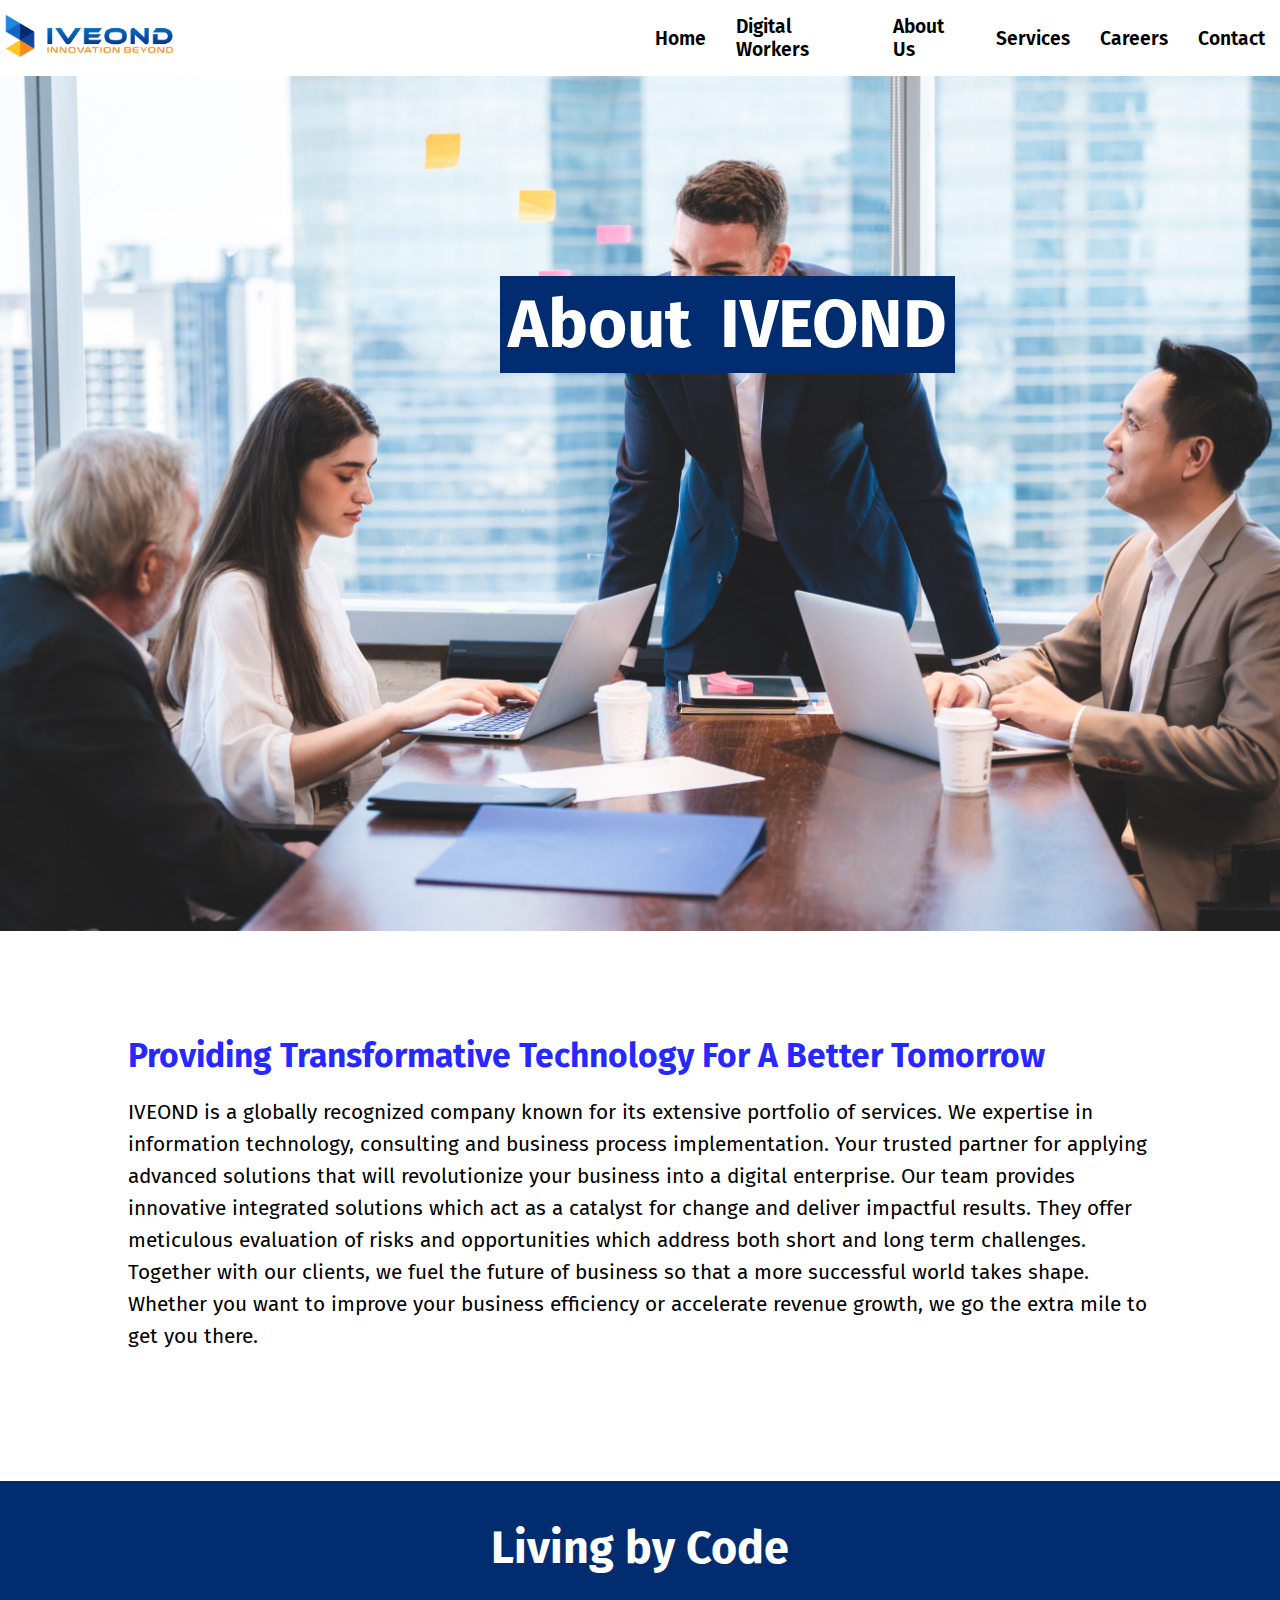
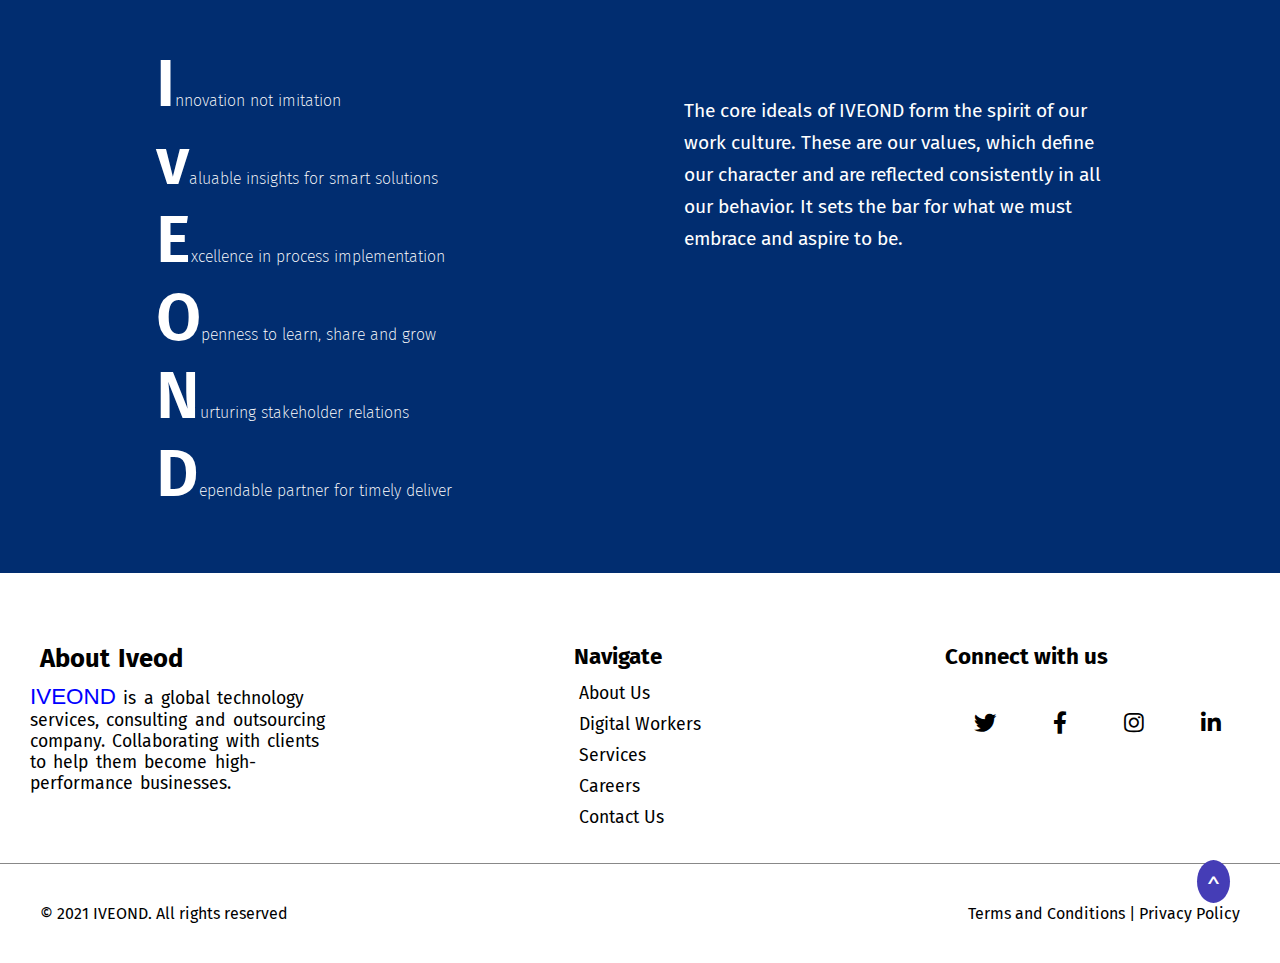
<file: about.html>
<!DOCTYPE html>
<html>
    <head>
        <meta charset="utf-8">
        <meta name="viewport" content="width=device-width, initial-scale=1.0">
        <title>About us</title>
        <link rel="stylesheet" href="https://use.fontawesome.com/releases/v5.13.0/css/all.css"/>
        <link rel="stylesheet" href="style.css">    
    </head>
    <body>
        <header id="header">
            <a><img src="Images/IVEOND-Logo.png" alt="logo" width="180px" height="50px"></a>           
            <a href="#" class="menu" onclick="openMenu()"><i class="fas fa-bars"></i></a>
            <nav class="navbar">
                <ul class="navbar-nav">
                    <li><a href="index.html">home</a></li>
                    <li class="dropdown"><a href="digitalWorkers.html" class="dropdownBtn">digital workers</a>
                    <ul class="dropdownMenu">
                        <li><a href="digitalWorkers.html">what are digital workers</a></li>
                        <li><a href="rpa.html">Rpa</a></li>
                        <li><a href="naturalLangProc.html">natural language processing</a></li>
                        <li><a href="chatbots.html">chatbots</a></li>
                        <li><a href="processMining.html">process mining</a></li>
                    </ul>
                    </li>
                    <li><a href="about.html">about us</a></li>
                    <li class="dropdown"><a href="newAge-Technologies.html" class="dropdownBtn">services</a>
                    <ul class="dropdownMenu">
                        <li><a href="newAge-Technologies.html">new age technologies</a></li>
                        <li><a href="security-services.html">security services</a></li>
                        <li><a href="applicaton-development.html">application development</a></li>
                        <li><a href="infrastructure-services.html">infrastructure services</a></li>
                        <li><a href="managed-services.html">managed services</a></li>
                    </ul>
                </li>
                    <li><a href="careers.html">careers</a></li>
                    <li><a href="contact.html">contact</a></li>
                </ul>
            </nav>
        </header>
        <main class="about" id='about'>
                <div class="contactmain">
                    <div class="bg bgAbout"></div>
                    <h2 class="contactHeading">about IVEOND</h2>
                </div>
                    <div class="aboutContent">
                        <h4>Providing transformative technology for a better tomorrow</h4>
                        <p><span>IVEOND</span> is a globally recognized company known for its extensive portfolio of services. We expertise in information technology, consulting and business process implementation. Your trusted partner for applying advanced solutions that will revolutionize your business into a digital enterprise.

                            Our team provides innovative integrated solutions which act as a catalyst for change and deliver impactful results. They offer meticulous evaluation of risks and opportunities which address both short and long term challenges. Together with our clients, we fuel the future of business so that a more successful world takes shape.
                            
                            Whether you want to improve your business efficiency or accelerate revenue growth, we go the extra mile to get you there.</p>
                    </div>
                    <div class="livingByCode">
                        <h4 style="color: white;text-align: center; font-size: 2.8rem;">Living by Code</h4>
                        <div class="ideals">
                            <p>The core ideals of IVEOND form the spirit of our work culture. These are our values, which define our character and are reflected consistently in all our behavior. It sets the bar for what we must embrace and aspire to be.</p>
                            <div class="textCode">
                                <h5><span class="bigText">I</span>nnovation not imitation</h5>
                                <h5><span class="bigText">v</span>aluable insights for smart solutions</h5>
                                <h5><span class="bigText">E</span>xcellence in process implementation</h5>
                                <h5><span class="bigText">O</span>penness to learn, share and grow</h5>
                                <h5><span class="bigText">N</span>urturing stakeholder relations</h5>
                                <h5><span class="bigText">D</span>ependable partner for timely deliver</h5>
                            </div>
                        </div>
                    </div>
        </main>
        <footer>
            <div id="iveondFooter">
            <div class="iveond-content">
                    <h4>about iveod</h4>
                    <p><span class="innovation">IVEOND</span> is a global technology services, consulting and outsourcing company. Collaborating with clients to help them become high-performance businesses.</p>
            </div>
            <div class="navigate">
                <h4>Navigate</h4>
                <div class="navigate-links">
                <a href="about.html">About us</a>
                <a href="digitalWorkers.html">digital workers</a>
                <a href="newAge-Technologies.html">services</a>
                <a href="careers.html">careers</a>
                <a href="contact.html">contact us</a>
                </div>
            </div>
                <div class="social">
                    <h4>Connect with us</h4>
                    <div class="socialLinks">
                <a href="#"><span class="links"><i class="fab fa-twitter"></span></i></a>
                <a href="#"><span class="links"><i class="fab fa-facebook-f"></i></span></i></a>
                <a href="#"><span class="links"><i class="fab fa-instagram"></i></span></a>
                <a href="#"><span class="links"><i class="fab fa-linkedin-in"></i></span></a>
                </div>
            </div>
            </div>
            <div class="footerEnd">
                <!-- <p>Designed and Curated by <a href="#">Syed</a></p> -->
                <p>&copy; 2021 IVEOND. All rights reserved</p>
                <div class="termsPrivacy">
                    <a href="#">Terms and Conditions</a> |
                    <a href="#">Privacy Policy</a>
                </div>
            </div>
            <a href="#header" class="navigateArrow">^</a>
        </footer>
        <div id="sideMenu" class="sideNavbar">
            <a href="#" class="sideMenuBtn" onclick="closeMenu()">&times;</a>
            <a href="index.html">home</a>
            <a href="#">digital workers</a>
            <a href="about.html">about us</a>
            <a href="newAge-Technologies.html">services</a>
            <a href="careers.html">careers</a>
            <a href="contact.html">contact</a>
        </div>
        <script src="script.js"></script>
    </body>
</html>
</file>
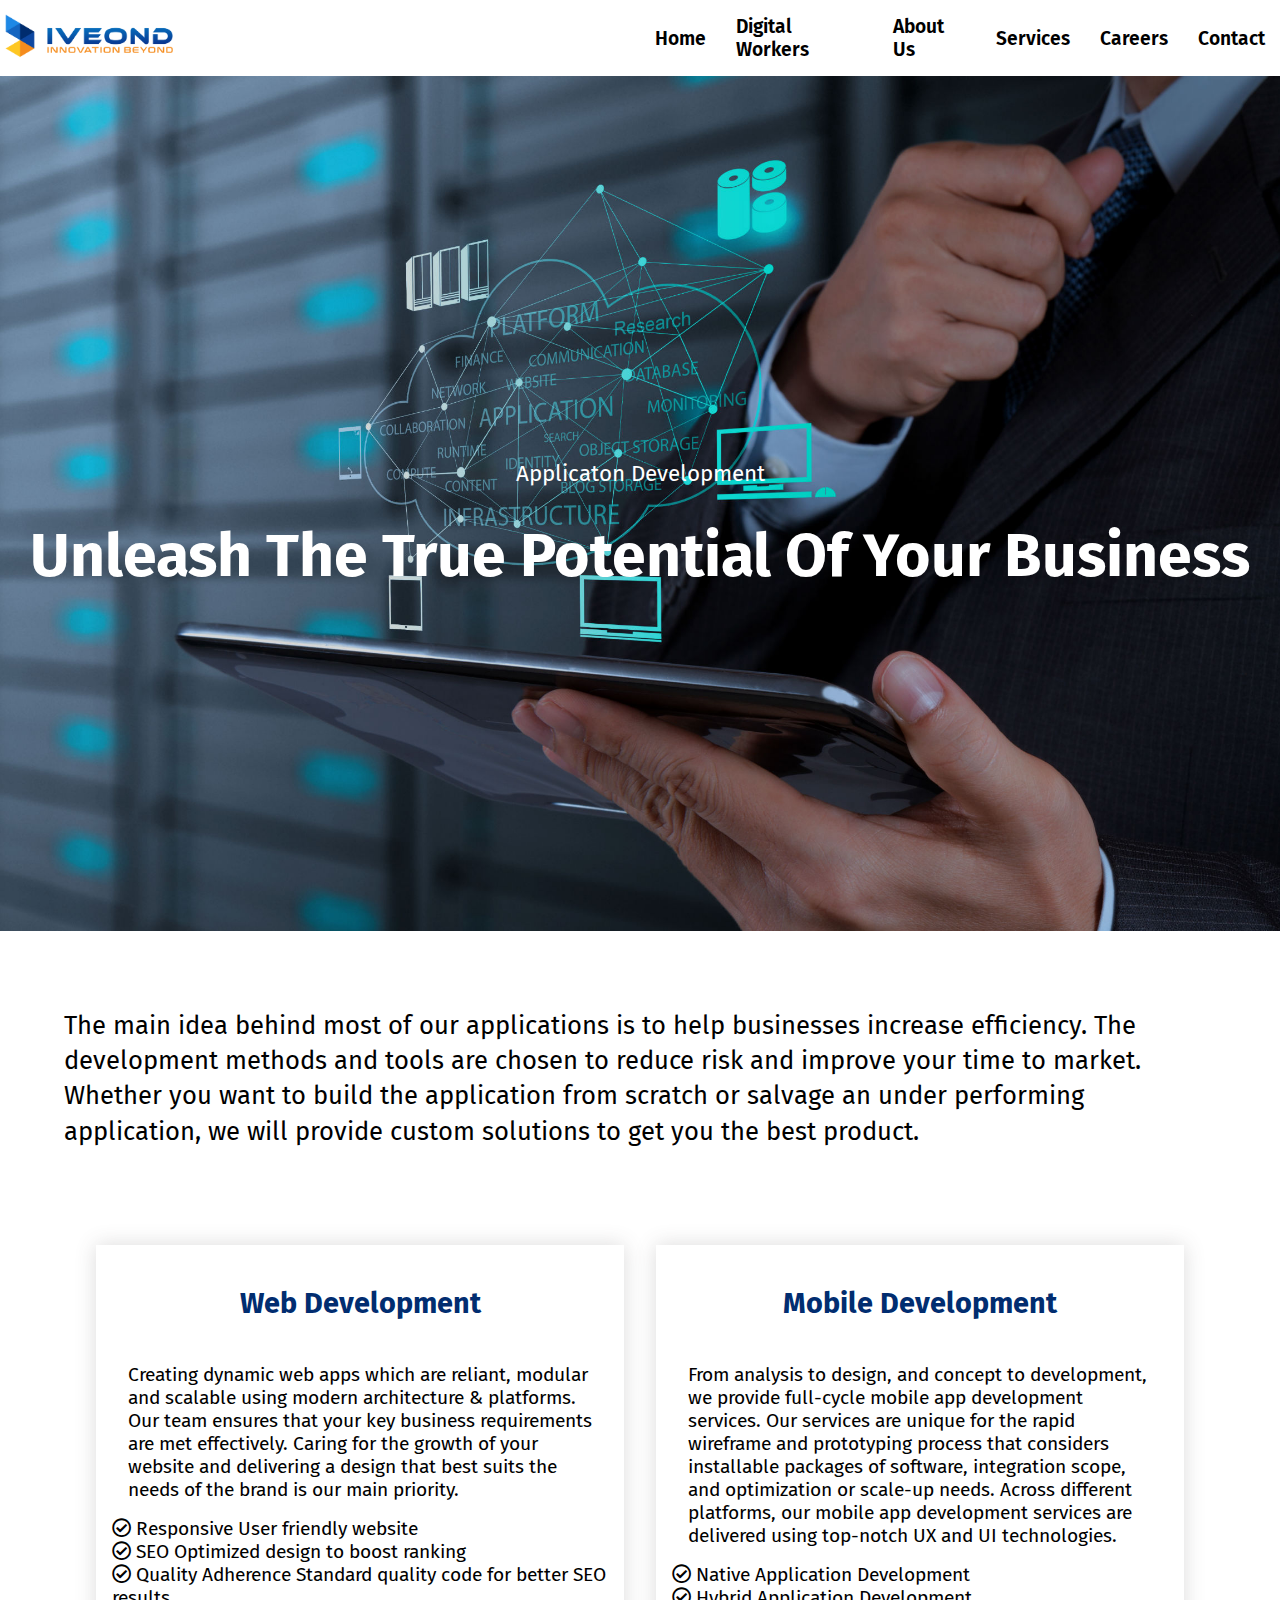
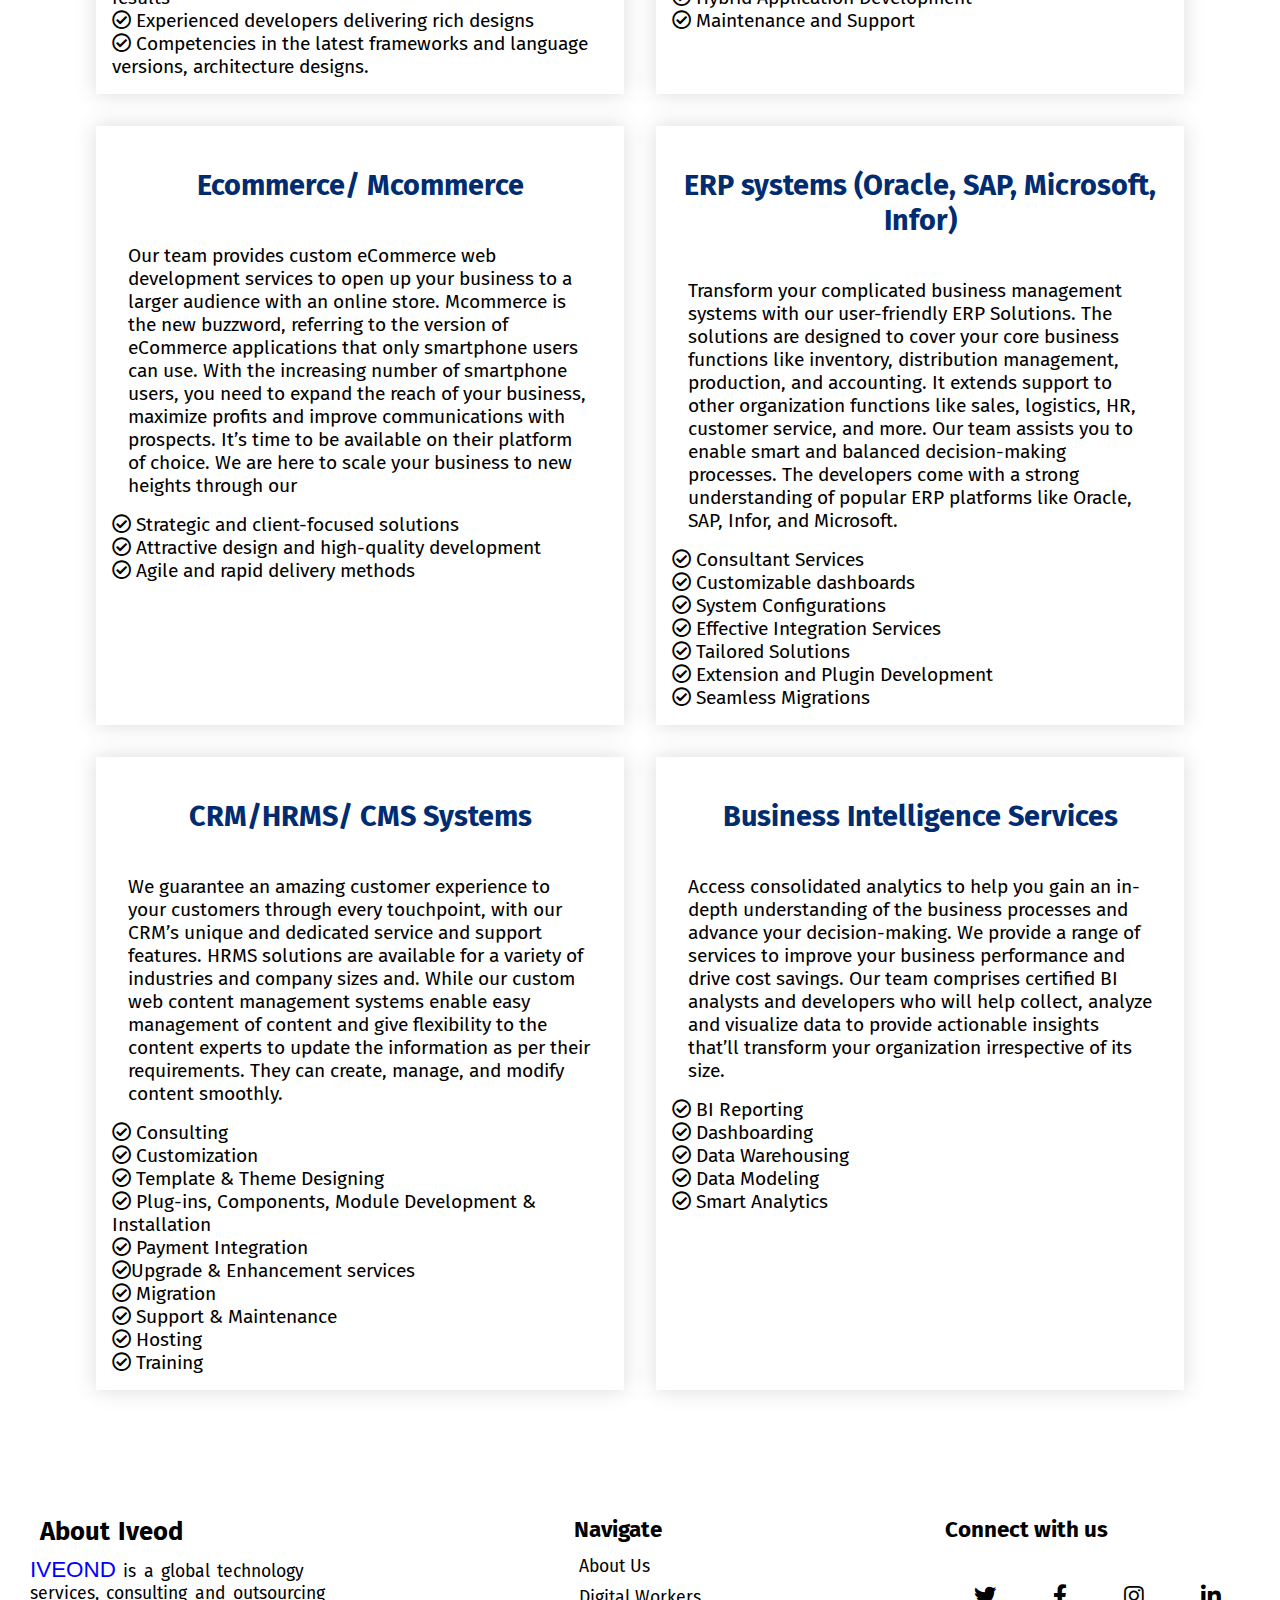
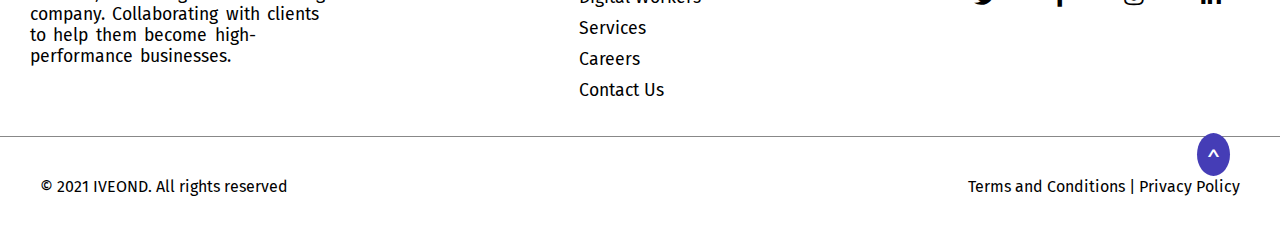
<file: applicaton-development.html>
<!DOCTYPE html>
<html>
    <head>
        <meta charset="utf-8">
        <meta name="viewport" content="width=device-width, initial-scale=1.0">
        <title>Application Services</title>
        <link rel="stylesheet" href="https://use.fontawesome.com/releases/v5.13.0/css/all.css"/>
        <link rel="stylesheet" href="style.css">    
    </head>
    <body>
        <header id="header">
            <a><img src="Images/IVEOND-Logo.png" alt="logo" width="180px" height="50px"></a>            <a href="#" class="menu" onclick="openMenu()"><i class="fas fa-bars"></i></a>
            <nav class="navbar">
                <ul class="navbar-nav">
                    <li><a href="index.html">home</a></li>
                    <li class="dropdown"><a href="digitalWorkers.html" class="dropdownBtn">digital workers</a>
                    <ul class="dropdownMenu">
                        <li><a href="digitalWorkers.html">what are digital workers</a></li>
                        <li><a href="rpa.html">Rpa</a></li>
                        <li><a href="naturalLangProc.html">natural language processing</a></li>
                        <li><a href="chatbots.html">chatbots</a></li>
                        <li><a href="processMining.html">process mining</a></li>
                    </ul>
                    </li>
                    <li><a href="about.html">about us</a></li>
                    <li class="dropdown"><a href="#" class="dropdownBtn">services</a>
                    <ul class="dropdownMenu">
                        <li><a href="newAge-Technologies.html">new age technologies</a></li>
                        <li><a href="security-services.html">security services</a></li>
                        <li><a href="applicaton-development.html">application development</a></li>
                        <li><a href="infrastructure-services.html">infrastructure services</a></li>
                        <li><a href="managed-services.html">managed services</a></li>
                    </ul>
                </li>
                    <li><a href="careers.html">careers</a></li>
                    <li><a href="contact.html">contact</a></li>
                </ul>
            </nav>
        </header>
         <!--main-->
        <main id="app-services" class="services-technology">
            <div class="serviceslanding-title" style="color: white;">
                <div class="bg bgapp"></div>
                <div class="serviceslanding-content">
                    <p>applicaton Development</p>
                    <h2>Unleash the true potential of your business</h2>
                </div>
            </div>
            <div class="services-content">
                <p>The main idea behind most of our applications is to help businesses increase efficiency. The development methods and tools are chosen to reduce risk and improve your time to market. Whether you want to build the application from scratch or salvage an under performing application, we will provide custom solutions to get you the best product.</p>
            </div>
            <div class="cards-content">
                <div class="services-cards">
                    <div class="services-card">
                        <h5>Web Development</h5>
                        <p>Creating dynamic web apps which are reliant, modular and scalable using modern architecture & platforms. Our team ensures that your key business requirements are met effectively. Caring for the growth of your website and delivering a design that best suits the needs of the brand is our main priority.</p>
                        <div class="service-check">
                            <p><i class="far fa-check-circle"></i> Responsive User friendly website</p>
                            <p><i class="far fa-check-circle"></i> SEO Optimized design to boost ranking</p>
                            <p><i class="far fa-check-circle"></i> Quality Adherence Standard quality code for better SEO results</p>
                            <p><i class="far fa-check-circle"></i> Experienced developers delivering rich designs</p>
                            <p><i class="far fa-check-circle"></i> Competencies in the latest frameworks and language versions, architecture designs.</p>
                        </div>
                    </div>
                    <div class="services-card">
                        <h5>Mobile Development</h5>
                        <p>From analysis to design, and concept to development, we provide full-cycle mobile app development services. Our services are unique for the rapid wireframe and prototyping process that considers installable packages of software, integration scope, and optimization or scale-up needs. Across different platforms, our mobile app development services are delivered using top-notch UX and UI technologies.</p>
                        <div class="service-check">
                            <p><i class="far fa-check-circle"></i> Native Application Development</p>
                            <p><i class="far fa-check-circle"></i> Hybrid Application Development</p>
                            <p><i class="far fa-check-circle"></i> Maintenance and Support</p>
                        </div>
                    </div>
                    <div class="services-card">
                        <h5>Ecommerce/ Mcommerce</h5>
                        <p>Our team provides custom eCommerce web development services to open up your business to a larger audience with an online store. Mcommerce is the new buzzword, referring to the version of eCommerce applications that only smartphone users can use. With the increasing number of smartphone users, you need to expand the reach of your business, maximize profits and improve communications with prospects. It’s time to be available on their platform of choice. We are here to scale your business to new heights through our
                        </p>
                        <div class="service-check">
                            <p><i class="far fa-check-circle"></i> Strategic and client-focused solutions
                            </p>
                            <p><i class="far fa-check-circle"></i> Attractive design and high-quality development</p>
                            <p><i class="far fa-check-circle"></i> Agile and rapid delivery methods</p>
                        </div>
                    </div>
                    <div class="services-card">
                        <h5>ERP systems (Oracle, SAP, Microsoft, Infor)</h5>
                        <p>Transform your complicated business management systems with our user-friendly ERP Solutions. The solutions are designed to cover your core business functions like inventory, distribution management, production, and accounting. It extends support to other organization functions like sales, logistics, HR, customer service, and more. Our team assists you to enable smart and balanced decision-making processes. The developers come with a strong understanding of popular ERP platforms like Oracle, SAP, Infor, and Microsoft.</p>
                        <div class="service-check">
                            <p><i class="far fa-check-circle"></i> Consultant Services</p>
                            <p><i class="far fa-check-circle"></i> Customizable dashboards
                            </p>
                            <p><i class="far fa-check-circle"></i> System Configurations</p>
                            <p><i class="far fa-check-circle"></i> Effective Integration Services</p>
                            <p><i class="far fa-check-circle"></i> Tailored Solutions</p>
                            <p><i class="far fa-check-circle"></i> Extension and Plugin Development</p>
                            <p><i class="far fa-check-circle"></i> Seamless Migrations</p>
                        </div>
                    </div>
                    <div class="services-card">
                        <h5>CRM/HRMS/ CMS Systems</h5>
                        <p>We guarantee an amazing customer experience to your customers through every touchpoint, with our CRM’s unique and dedicated service and support features. HRMS solutions are available for a variety of industries and company sizes and. While our custom web content management systems enable easy management of content and give flexibility to the content experts to update the information as per their requirements. They can create, manage, and modify content smoothly.</p>
                        <div class="service-check">
                            <p><i class="far fa-check-circle"></i> Consulting</p>
                            <p><i class="far fa-check-circle"></i> Customization</p>
                            <p><i class="far fa-check-circle"></i> Template & Theme Designing</p>
                            <p><i class="far fa-check-circle"></i> Plug-ins, Components, Module Development & Installation</p>
                            <p><i class="far fa-check-circle"></i> Payment Integration</p>
                            <p><i class="far fa-check-circle"></i>Upgrade & Enhancement services</p>
                            <p><i class="far fa-check-circle"></i> Migration</p>
                            <p><i class="far fa-check-circle"></i> Support & Maintenance</p>
                            <p><i class="far fa-check-circle"></i> Hosting</p>
                            <p><i class="far fa-check-circle"></i> Training</p>
                        </div>
                    </div>
                    <div class="services-card">
                        <h5>Business Intelligence Services</h5>
                        <p>Access consolidated analytics to help you gain an in-depth understanding of the business processes and advance your decision-making. We provide a range of services to improve your business performance and drive cost savings. Our team comprises certified BI analysts and developers who will help collect, analyze and visualize data to provide actionable insights that’ll transform your organization irrespective of its size.</p>
                        <div class="service-check">
                            <p><i class="far fa-check-circle"></i> BI Reporting</p>
                            <p><i class="far fa-check-circle"></i> Dashboarding</p>
                            <p><i class="far fa-check-circle"></i> Data Warehousing</p>
                            <p><i class="far fa-check-circle"></i> Data Modeling</p>
                            <p><i class="far fa-check-circle"></i> Smart Analytics</p>
                        </div>
                    </div>
                </div>
            </div>
        </main>
    <!--/main-->
        <footer>
            <div id="iveondFooter">
            <div class="iveond-content">
                    <h4>about iveod</h4>
                    <p><span class="innovation">IVEOND</span> is a global technology services, consulting and outsourcing company. Collaborating with clients to help them become high-performance businesses.</p>
            </div>
            <div class="navigate">
                <h4>Navigate</h4>
                <div class="navigate-links">
                <a href="about.html">About us</a>
                <a href="digitalWorkers.html">digital workers</a>
                <a href="newAge-Technologies.html">services</a>
                <a href="careers.html">careers</a>
                <a href="contact.html">contact us</a>
                </div>
            </div>
                <div class="social">
                    <h4>Connect with us</h4>
                    <div class="socialLinks">
                <a href="#"><span class="links"><i class="fab fa-twitter"></span></i></a>
                <a href="#"><span class="links"><i class="fab fa-facebook-f"></i></span></i></a>
                <a href="#"><span class="links"><i class="fab fa-instagram"></i></span></a>
                <a href="#"><span class="links"><i class="fab fa-linkedin-in"></i></span></a>
                </div>
            </div>
            </div>
            <div class="footerEnd">
                <!-- <p>Designed and Curated by <a href="#">Syed</a></p> -->
                <p>&copy; 2021 IVEOND. All rights reserved</p>
                <div class="termsPrivacy">
                    <a href="#">Terms and Conditions</a> |
                    <a href="#">Privacy Policy</a>
                </div>
            </div>
            <a href="#header" class="navigateArrow">^</a>
        </footer>
        <div id="sideMenu" class="sideNavbar">
            <a href="#" class="sideMenuBtn" onclick="closeMenu()">&times;</a>
            <a href="index.html">home</a>
            <a href="#">digital workers</a>
            <a href="about.html">about us</a>
            <a href="newAge-Technologies.html">services</a>
            <a href="careers.html">careers</a>
            <a href="contact.html">contact</a>
        </div>
        <script src="script.js"></script>
    </body>
</html>
</file>
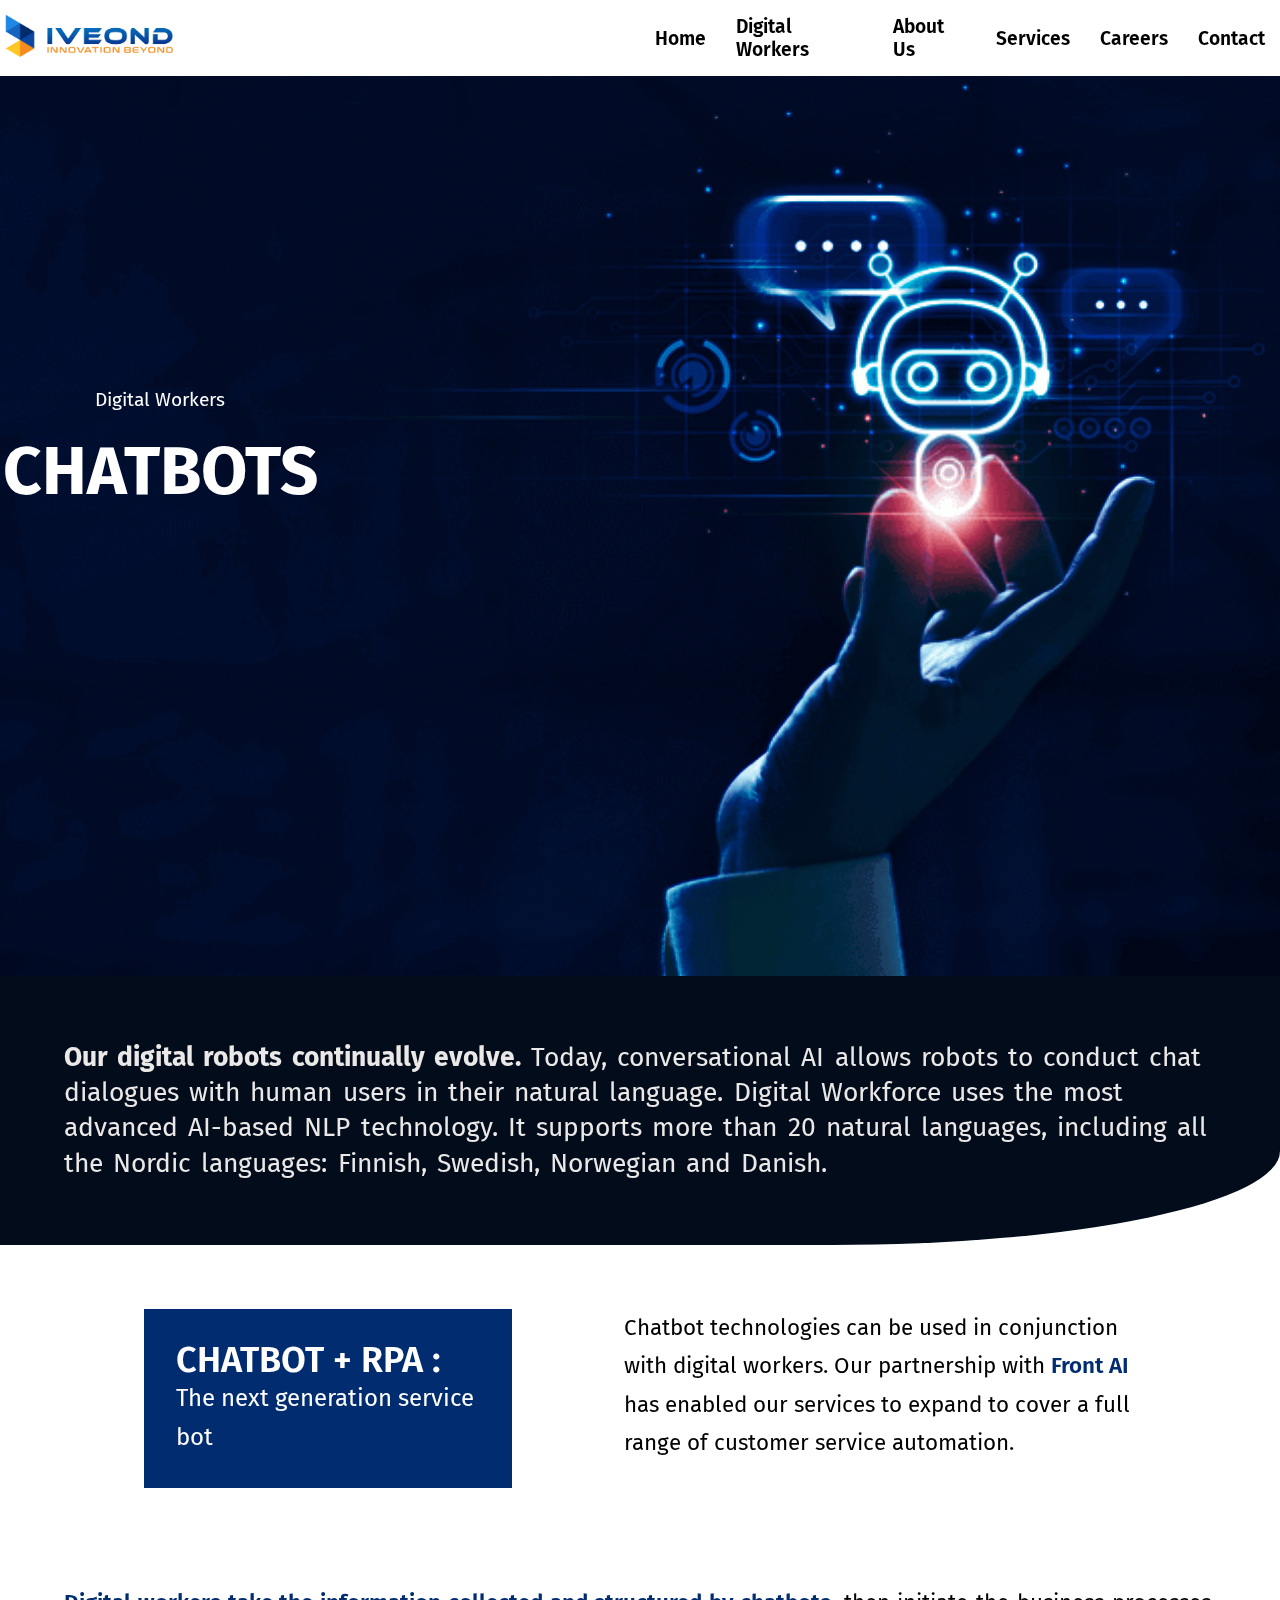
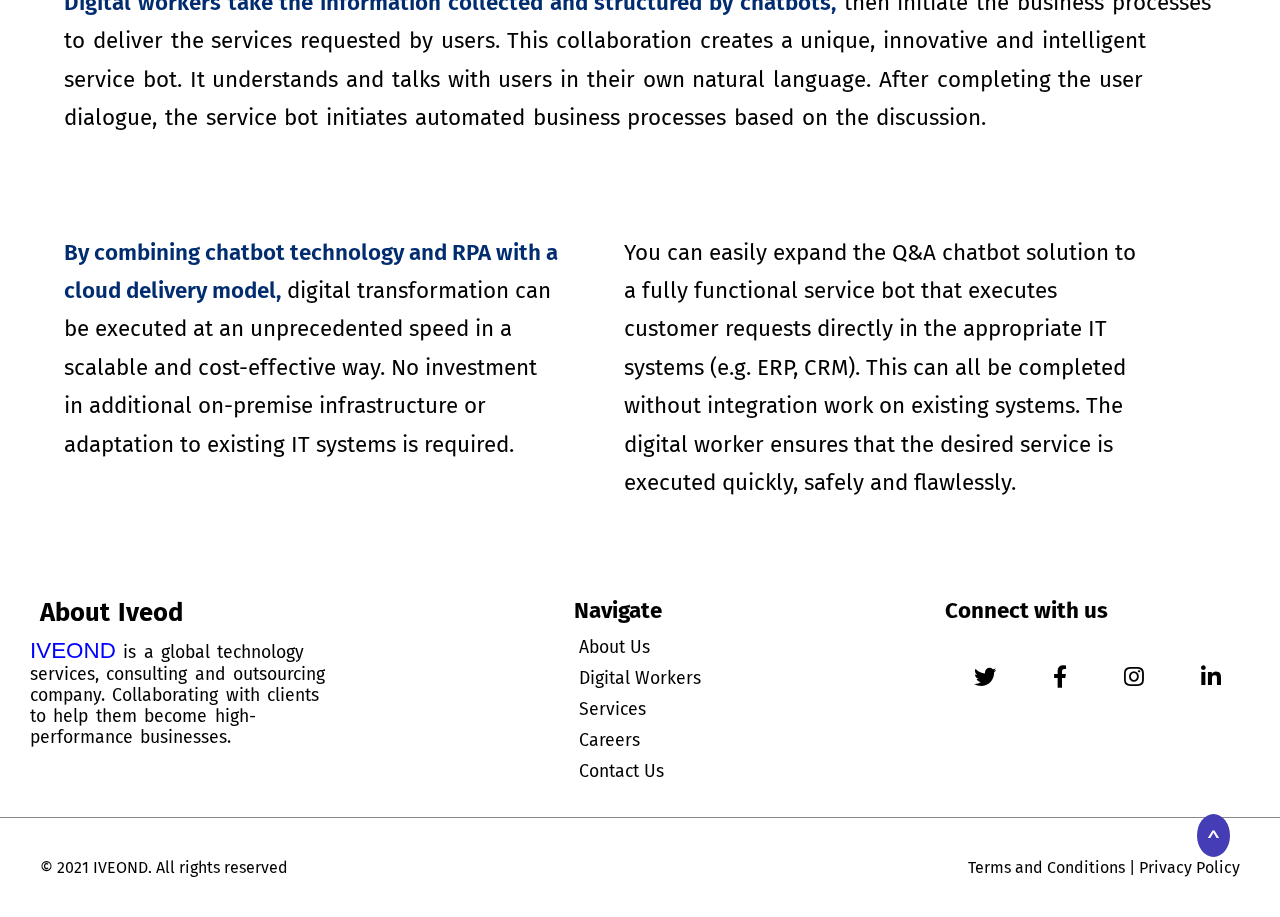
<file: chatbots.html>
<!DOCTYPE html>
<html>
    <head>
        <meta charset="utf-8">
        <meta name="viewport" content="width=device-width, initial-scale=1.0">
        <title>Chatbots | Digital Workers</title>
        <link rel="stylesheet" href="https://use.fontawesome.com/releases/v5.13.0/css/all.css"/>
        <link rel="stylesheet" href="style.css">    
    </head>
    <body>
        <header id="header">
            <a><img src="Images/IVEOND-Logo.png" alt="logo" width="180px" height="50px"></a>            <a href="#" class="menu" onclick="openMenu()"><i class="fas fa-bars"></i></a>
            <nav class="navbar">
                <ul class="navbar-nav">
                    <li><a href="index.html">home</a></li>
                    <li class="dropdown"><a href="#" class="dropdownBtn">digital workers</a>
                    <ul class="dropdownMenu">
                        <li><a href="digitalWorkers.html">what are digital workers</a></li>
                        <li><a href="rpa.html">Rpa</a></li>
                        <li><a href="naturalLangProc.html">natural language processing</a></li>
                        <li><a href="chatbots.html">chatbots</a></li>
                        <li><a href="processMining.html">process mining</a></li>
                    </ul>
                    </li>
                    <li><a href="about.html">about us</a></li>
                    <li class="dropdown"><a href="#" class="dropdownBtn">services</a>
                    <ul class="dropdownMenu">
                        <li><a href="newAge-Technologies.html">new age technologies</a></li>
                        <li><a href="security-services.html">security services</a></li>
                        <li><a href="applicaton-development.html">application development</a></li>
                        <li><a href="infrastructure-services.html">infrastructure services</a></li>
                        <li><a href="managed-services.html">managed services</a></li>
                    </ul>
                </li>
                    <li><a href="careers.html">careers</a></li>
                    <li><a href="contact.html">contact</a></li>
                </ul>
            </nav>
        </header>
        <main id="chatbot" class="digitalworkers">
            <div class="dw-main">
                <div class="bg bgchat"></div>
                <div class="overlay"></div>
                <div class="dwHeading" style="width: 25%;">
                    <p>Digital Workers</p>
                    <h2>Chatbots</h2>
                </div>
            </div> 
            <div class="process-content" style="border-bottom-right-radius: 35%;">
                <p><span class="bolder">Our digital robots continually evolve.</span> Today, conversational AI allows robots to conduct chat dialogues with human users in their natural language. Digital Workforce uses the most advanced AI-based NLP technology. It supports more than 20 natural languages, including all the Nordic languages: Finnish, Swedish, Norwegian and Danish.</p>
            </div>
            <div class="chat-content">
                <p><span>CHATBOT + RPA :</span> The next generation service bot</p>
                <p>Chatbot technologies can be used in conjunction with digital workers. Our partnership with <span class="blueTxt">Front AI</span> has enabled our services to expand to cover a full range of customer service automation.</p>
                <p><span class="blueTxt">Digital workers take the information collected and structured by chatbots,</span> then initiate the business processes to deliver the services requested by users. This collaboration creates a unique, innovative and intelligent service bot. It understands and talks with users in their own natural language. After completing the user dialogue, the service bot initiates automated business processes based on the discussion.
                </p>
                <p><span class="blueTxt">By combining chatbot technology and RPA with a cloud delivery model,</span> digital transformation can be executed at an unprecedented speed in a scalable and cost-effective way. No investment in additional on-premise infrastructure or adaptation to existing IT systems is required.</p>
                <p>You can easily expand the Q&A chatbot solution to a fully functional service bot that executes customer requests directly in the appropriate IT systems (e.g. ERP, CRM). This can all be completed without integration work on existing systems. The digital worker ensures that the desired service is executed quickly, safely and flawlessly.</p>
            </div>
            <!-- <div class="frontChat">
                <span>front</span>
                <span>.a. </span> <span>learn</span><span> more about Front AI's services</span>
            </div> -->
        </main> 
        <footer>
            <div id="iveondFooter">
            <div class="iveond-content">
                    <h4>about iveod</h4>
                    <p><span class="innovation">IVEOND</span> is a global technology services, consulting and outsourcing company. Collaborating with clients to help them become high-performance businesses.</p>
            </div>
            <div class="navigate">
                <h4>Navigate</h4>
                <div class="navigate-links">
                <a href="about.html">About us</a>
                <a href="digitalWorkers.html">digital workers</a>
                <a href="newAge-Technologies.html">services</a>
                <a href="careers.html">careers</a>
                <a href="contact.html">contact us</a>
                </div>
            </div>
                <div class="social">
                    <h4>Connect with us</h4>
                    <div class="socialLinks">
                <a href="#"><span class="links"><i class="fab fa-twitter"></span></i></a>
                <a href="#"><span class="links"><i class="fab fa-facebook-f"></i></span></i></a>
                <a href="#"><span class="links"><i class="fab fa-instagram"></i></span></a>
                <a href="#"><span class="links"><i class="fab fa-linkedin-in"></i></span></a>
                </div>
            </div>
            </div>
            <div class="footerEnd">
                <!-- <p>Designed and Curated by <a href="#">Syed</a></p> -->
                <p>&copy; 2021 IVEOND. All rights reserved</p>
                <div class="termsPrivacy">
                    <a href="#">Terms and Conditions</a> |
                    <a href="#">Privacy Policy</a>
                </div>
            </div>
            <a href="#header" class="navigateArrow">^</a>
        </footer>
        <div id="sideMenu" class="sideNavbar">
            <a href="#" class="sideMenuBtn" onclick="closeMenu()">&times;</a>
            <a href="index.html">home</a>
            <a href="#">digital workers</a>
            <a href="about.html">about us</a>
            <a href="newAge-Technologies.html">services</a>
            <a href="careers.html">careers</a>
            <a href="contact.html">contact</a>
        </div>
</body>
</html>
</file>
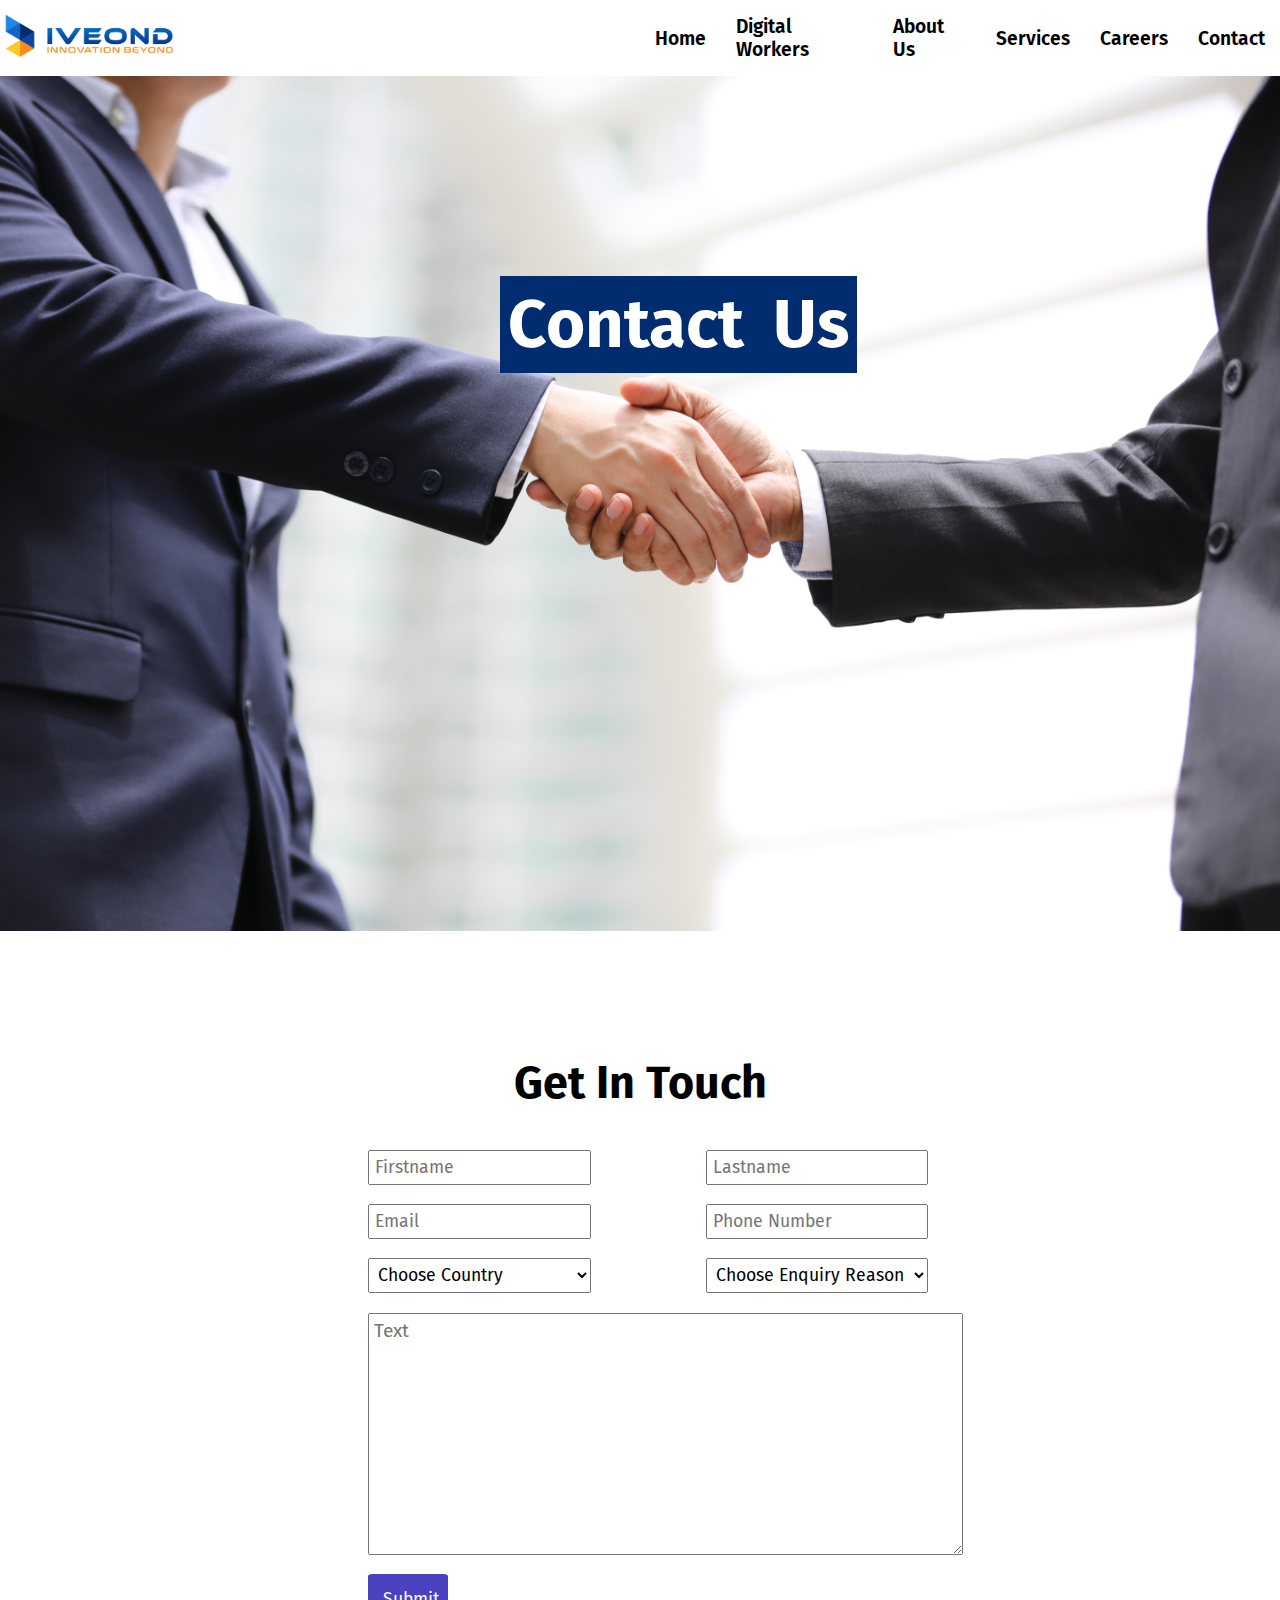
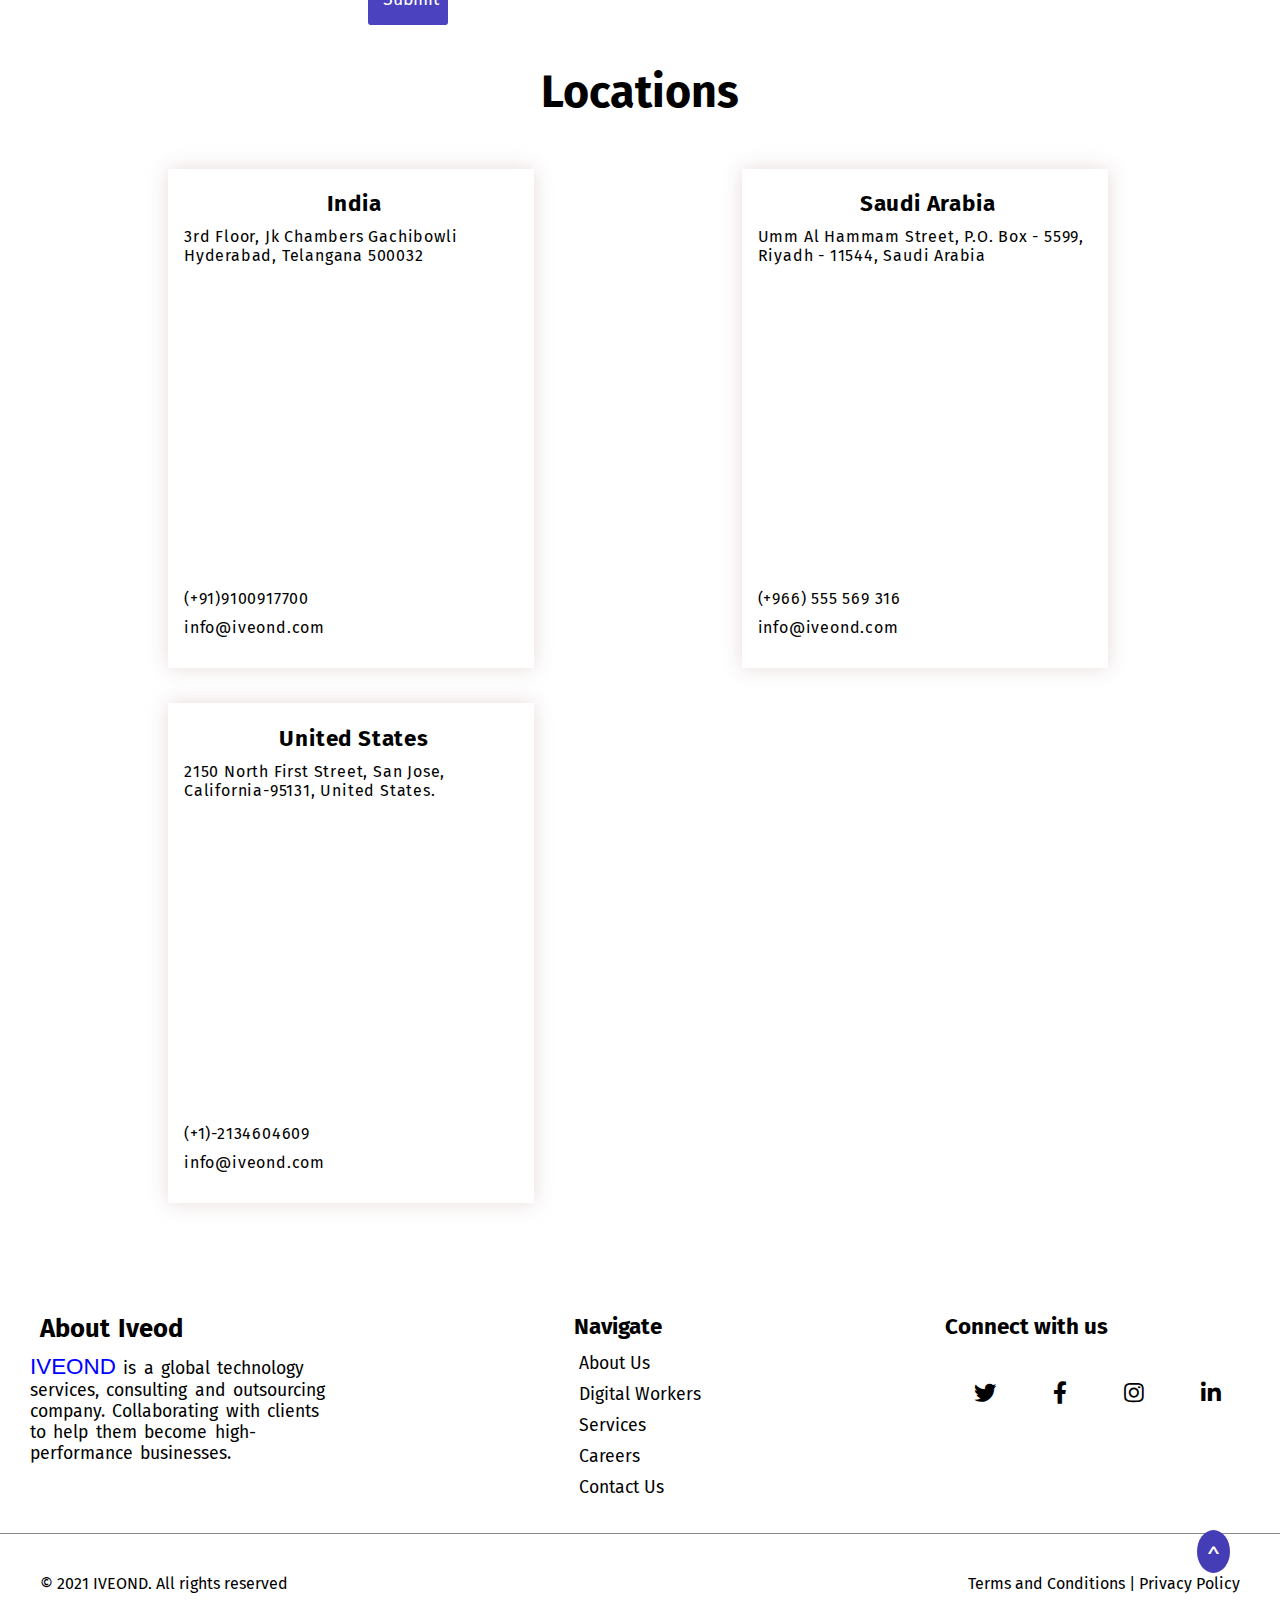
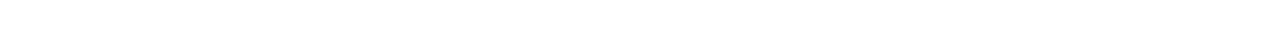
<file: contact.html>
<!DOCTYPE html>
<html>
    <head>
        <meta charset="utf-8">
        <meta name="viewport" content="width=device-width, initial-scale=1.0">
        <title>Contact us</title>
        <link rel="stylesheet" href="https://use.fontawesome.com/releases/v5.13.0/css/all.css"/>
        <link rel="stylesheet" href="style.css">    
    </head>
    <body>
        <header id="header">
            <a><img src="Images/IVEOND-Logo.png" alt="logo" width="180px" height="50px"></a>            <a href="#" class="menu" onclick="openMenu()"><i class="fas fa-bars"></i></a>
            <nav class="navbar">
                <ul class="navbar-nav">
                    <li><a href="index.html">home</a></li>
                    <li class="dropdown"><a href="digitalWorkers.html" class="dropdownBtn">digital workers</a>
                    <ul class="dropdownMenu">
                        <li><a href="digitalWorkers.html">what are digital workers</a></li>
                        <li><a href="rpa.html">Rpa</a></li>
                        <li><a href="naturalLangProc.html">natural language processing</a></li>
                        <li><a href="chatbots.html">chatbots</a></li>
                        <li><a href="processMining.html">process mining</a></li>
                    </ul>
                    </li>
                    <li><a href="about.html">about us</a></li>
                    <li class="dropdown"><a href="#" class="dropdownBtn">services</a>
                    <ul class="dropdownMenu">
                        <li><a href="newAge-Technologies.html">new age technologies</a></li>
                        <li><a href="security-services.html">security services</a></li>
                        <li><a href="applicaton-development.html">application development</a></li>
                        <li><a href="infrastructure-services.html">infrastructure services</a></li>
                        <li><a href="managed-services.html">managed services</a></li>
                    </ul>
                </li>
                    <li><a href="careers.html">careers</a></li>
                    <li><a href="contact.html">contact</a></li>
                </ul>
            </nav>
        </header>
        <main>
            <div class="contactPage">
                <div class="contactmain">
                    <h2 class="contactHeading" style="color: white;">Contact us</h2>
                <div class="bg bgContact"></div>
                </div>
                <div class="contact">
                    <h5>get in touch</h5>
                    <form class="form">
                    <input type="text" placeholder="Firstname" required >
                    <input type="text" placeholder="Lastname" required >
                    <input type="email" placeholder="Email" required>
                    <input type="text" placeholder="Phone Number">
                    <select id="country" name="country">
                        <option>Choose Country</option>
                        <option value="Afganistan">Afghanistan</option>
                        <option value="Albania">Albania</option>
                        <option value="Algeria">Algeria</option>
                        <option value="American Samoa">American Samoa</option>
                        <option value="Andorra">Andorra</option>
                        <option value="Angola">Angola</option>
                        <option value="Anguilla">Anguilla</option>
                        <option value="AQ">Antarctica</option>
                        <option value="AG">Antigua and Barbuda</option>
                        <option value="AR">Argentina</option>
                        <option value="AM">Armenia</option>
                        <option value="AW">Aruba</option>
                        <option value="AU">Australia</option>
                        <option value="AT">Austria</option>
                        <option value="AZ">Azerbaijan</option>
                        <option value="BS">Bahamas</option>
                        <option value="BH">Bahrain</option>
                        <option value="BD">Bangladesh</option>
                        <option value="BB">Barbados</option>
                        <option value="BY">Belarus</option>
                        <option value="BE">Belgium</option>
                        <option value="BZ">Belize</option>
                        <option value="BJ">Benin</option>
                        <option value="BM">Bermuda</option>
                        <option value="BT">Bhutan</option>
                        <option value="BO">Bolivia</option>
                        <option value="BA">Bosnia and Herzegovina</option>
                        <option value="BW">Botswana</option>
                        <option value="BV">Bouvet Island</option>
                        <option value="BR">Brazil</option>
                        <option value="IO">British Indian Ocean Territory</option>
                        <option value="BN">Brunei Darussalam</option>
                        <option value="BG">Bulgaria</option>
                        <option value="BF">Burkina Faso</option>
                        <option value="BI">Burundi</option>
                        <option value="KH">Cambodia</option>
                        <option value="CM">Cameroon</option>
                        <option value="KH">Cambodia</option>
                        <option value="CM">Cameroon</option>
                        <option value="CA">Canada</option>
                        <option value="CV">Cape Verde</option>
                        <option value="KY">Cayman Islands</option>
                        <option value="CF">Central African Republic</option>
                        <option value="TD">Chad</option>
                        <option value="CL">Chile</option>
                        <option value="CN">China</option>
                        <option value="CX">Christmas Island</option>
                        <option value="CC">Cocos (Keeling) Islands</option>
                        <option value="CO">Colombia</option>
                        <option value="KM">Comoros</option>
                        <option value="CG">Congo</option>
                        <option value="CD">Congo, Democratic Republic of the Congo</option>
                        <option value="CK">Cook Islands</option>
                        <option value="CR">Costa Rica</option>
                        <option value="CI">Cote D'Ivoire</option>
                        <option value="HR">Croatia</option>
                        <option value="CU">Cuba</option>
                        <option value="CW">Curacao</option>
                        <option value="CY">Cyprus</option>
                        <option value="CZ">Czech Republic</option>
                        <option value="DK">Denmark</option>
                        <option value="DJ">Djibouti</option>
                        <option value="DM">Dominica</option>
                        <option value="DO">Dominican Republic</option>
                        <option value="East Timor">East Timor</option>
                        <option value="Ecuador">Ecuador</option>
                        <option value="Egypt">Egypt</option>
                        <option value="El Salvador">El Salvador</option>
                        <option value="Equatorial Guinea">Equatorial Guinea</option>
                        <option value="Eritrea">Eritrea</option>
                        <option value="Estonia">Estonia</option>
                        <option value="Ethiopia">Ethiopia</option>
                        <option value="FK">Falkland Islands (Malvinas)</option>
                        <option value="Faroe Islands">Faroe Islands</option>
                        <option value="Fiji">Fiji</option>
                        <option value="Finland">Finland</option>
                        <option value="FR">France</option>
                        <option value="GF">French Guiana</option>
                        <option value="PF">French Polynesia</option>
                        <option value="TF">French Southern Territories</option>
                        <option value="GA">Gabon</option>
                        <option value="GM">Gambia</option>
                        <option value="GE">Georgia</option>
                        <option value="DE">Germany</option>
                        <option value="GH">Ghana</option>
                        <option value="GI">Gibraltar</option>
                        <option value="GR">Greece</option>
                        <option value="GL">Greenland</option>
                        <option value="GD">Grenada</option>
                        <option value="GP">Guadeloupe</option>
                        <option value="GU">Guam</option>
                        <option value="GT">Guatemala</option>
                        <option value="GG">Guernsey</option>
                        <option value="GN">Guinea</option>
                        <option value="GW">Guinea-Bissau</option>
                        <option value="GY">Guyana</option>
                        <option value="HT">Haiti</option>
                        <option value="HM">Heard Island and Mcdonald Islands</option>
                        <option value="VA">Holy See (Vatican City State)</option>
                        <option value="HN">Honduras</option>
                        <option value="HK">Hong Kong</option>
                        <option value="HU">Hungary</option>
                        <option value="IS">Iceland</option>
                        <option value="IN">India</option>
                        <option value="ID">Indonesia</option>
                        <option value="IR">Iran, Islamic Republic of</option>
                        <option value="IQ">Iraq</option>
                        <option value="IE">Ireland</option>
                        <option value="IM">Isle of Man</option>
                        <option value="IL">Israel</option>
                        <option value="IT">Italy</option>
                        <option value="JM">Jamaica</option>
                        <option value="JP">Japan</option>
                        <option value="JE">Jersey</option>
                        <option value="JO">Jordan</option>
                        <option value="KZ">Kazakhstan</option>
                        <option value="KE">Kenya</option>
                        <option value="KI">Kiribati</option>
                        <option value="KP">Korea, Democratic People's Republic of</option>
                        <option value="KR">Korea, Republic of</option>
                        <option value="XK">Kosovo</option>
                        <option value="KW">Kuwait</option>
                        <option value="KG">Kyrgyzstan</option>
                        <option value="LA">Lao People's Democratic Republic</option>
                        <option value="LV">Latvia</option>
                        <option value="LB">Lebanon</option>
                        <option value="LS">Lesotho</option>
                        <option value="LR">Liberia</option>
                        <option value="LY">Libyan Arab Jamahiriya</option>
                        <option value="LI">Liechtenstein</option>
                        <option value="LT">Lithuania</option>
                        <option value="LU">Luxembourg</option>
                        <option value="MO">Macao</option>
                        <option value="MK">Macedonia, the Former Yugoslav Republic of</option>
                        <option value="MG">Madagascar</option>
                        <option value="MW">Malawi</option>
                        <option value="MY">Malaysia</option>
                        <option value="MV">Maldives</option>
                        <option value="ML">Mali</option>
                        <option value="MT">Malta</option>
                        <option value="MH">Marshall Islands</option>
                        <option value="MQ">Martinique</option>
                        <option value="MR">Mauritania</option>
                        <option value="MU">Mauritius</option>
                        <option value="YT">Mayotte</option>
                        <option value="MX">Mexico</option>
                        <option value="FM">Micronesia, Federated States of</option>
                        <option value="MD">Moldova, Republic of</option>
                        <option value="MC">Monaco</option>
                        <option value="MN">Mongolia</option>
                        <option value="ME">Montenegro</option>
                        <option value="MS">Montserrat</option>
                        <option value="MA">Morocco</option>
                        <option value="MZ">Mozambique</option>
                        <option value="MM">Myanmar</option>
                        <option value="NA">Namibia</option>
                        <option value="NR">Nauru</option>
                        <option value="NP">Nepal</option>
                        <option value="NL">Netherlands</option>
                        <option value="AN">Netherlands Antilles</option>
                        <option value="NC">New Caledonia</option>
                        <option value="NZ">New Zealand</option>
                        <option value="NI">Nicaragua</option>
                        <option value="NE">Niger</option>
                        <option value="NG">Nigeria</option>
                        <option value="NU">Niue</option>
                        <option value="NF">Norfolk Island</option>
                        <option value="MP">Northern Mariana Islands</option>
                        <option value="NO">Norway</option>
                        <option value="OM">Oman</option>
                        <option value="PK">Pakistan</option>
                        <option value="PW">Palau</option>
                        <option value="PS">Palestinian Territory, Occupied</option>
                        <option value="PA">Panama</option>
                        <option value="PG">Papua New Guinea</option>
                        <option value="PY">Paraguay</option>
                        <option value="PE">Peru</option>
                        <option value="PH">Philippines</option>
                        <option value="PN">Pitcairn</option>
                        <option value="PL">Poland</option>
                        <option value="PT">Portugal</option>
                        <option value="PR">Puerto Rico</option>
                        <option value="QA">Qatar</option>
                        <option value="RE">Reunion</option>
                        <option value="RO">Romania</option>
                        <option value="RU">Russian Federation</option>
                        <option value="RW">Rwanda</option>
                        <option value="BL">Saint Barthelemy</option>
                        <option value="SH">Saint Helena</option>
                        <option value="KN">Saint Kitts and Nevis</option>
                        <option value="LC">Saint Lucia</option>
                        <option value="MF">Saint Martin</option>
                        <option value="PM">Saint Pierre and Miquelon</option>
                        <option value="VC">Saint Vincent and the Grenadines</option>
                        <option value="WS">Samoa</option>
                        <option value="SM">San Marino</option>
                        <option value="ST">Sao Tome and Principe</option>
                        <option value="SA">Saudi Arabia</option>
                        <option value="SN">Senegal</option>
                        <option value="RS">Serbia</option>
                        <option value="CS">Serbia and Montenegro</option>
                        <option value="SC">Seychelles</option>
                        <option value="SL">Sierra Leone</option>
                        <option value="SG">Singapore</option>
                        <option value="SX">Sint Maarten</option>
                        <option value="SK">Slovakia</option>
                        <option value="SI">Slovenia</option>
                        <option value="SB">Solomon Islands</option>
                        <option value="SO">Somalia</option>
                        <option value="ZA">South Africa</option>
                        <option value="GS">South Georgia and the South Sandwich Islands</option>
                        <option value="SS">South Sudan</option>
                        <option value="ES">Spain</option>
                        <option value="LK">Sri Lanka</option>
                        <option value="SD">Sudan</option>
                        <option value="SR">Suriname</option>
                        <option value="SJ">Svalbard and Jan Mayen</option>
                        <option value="SZ">Swaziland</option>
                        <option value="SE">Sweden</option>
                        <option value="CH">Switzerland</option>
                        <option value="SY">Syrian Arab Republic</option>
                        <option value="TW">Taiwan, Province of China</option>
                        <option value="TJ">Tajikistan</option>
                        <option value="TZ">Tanzania, United Republic of</option>
                        <option value="TH">Thailand</option>
                        <option value="TL">Timor-Leste</option>
                        <option value="TG">Togo</option>
                        <option value="TK">Tokelau</option>
                        <option value="TO">Tonga</option>
                        <option value="TT">Trinidad and Tobago</option>
                        <option value="TN">Tunisia</option>
                        <option value="TR">Turkey</option>
                        <option value="TM">Turkmenistan</option>
                        <option value="TC">Turks and Caicos Islands</option>
                        <option value="TV">Tuvalu</option>
                        <option value="UG">Uganda</option>
                        <option value="UA">Ukraine</option>
                        <option value="AE">United Arab Emirates</option>
                        <option value="GB">United Kingdom</option>
                        <option value="US">United States</option>
                        <option value="UM">United States Minor Outlying Islands</option>
                        <option value="UY">Uruguay</option>
                        <option value="UZ">Uzbekistan</option>
                        <option value="VU">Vanuatu</option>
                        <option value="VE">Venezuela</option>
                        <option value="VN">Viet Nam</option>
                        <option value="VG">Virgin Islands, British</option>
                        <option value="VI">Virgin Islands, U.s.</option>
                        <option value="WF">Wallis and Futuna</option>
                        <option value="EH">Western Sahara</option>
                        <option value="YE">Yemen</option>
                        <option value="ZM">Zambia</option>
                        <option value="ZW">Zimbabwe</option>
                    </select>
                    <select id="enquiry" name="enquiry">
                        <option>Choose Enquiry Reason</option>
                        <option value="Business Enquiry">Business Enquiry</option>
                        <option value="Job Enquiry">Job Enquiry</option>
                        <option value="other">other</option>
                    </select>
                    <textarea placeholder="Text" name="Message" rows="10" cols="30"></textarea>
                    <input type="submit" value="Submit" id="submit">
                    </form>
                </div>
                <h3>Locations</h3>
                <div class="cards">
                    <div class="card">
                        <h4>India</h4>
                        <div class="card-content">
                            <p>3rd Floor,
                                Jk Chambers
                                Gachibowli Hyderabad,
                                Telangana 500032
                            </p>
                            <iframe src="https://www.google.com/maps/embed?pb=!1m18!1m12!1m3!1d7612.810554197419!2d78.36109922186392!3d17.44030598784638!2m3!1f0!2f0!3f0!3m2!1i1024!2i768!4f13.1!3m3!1m2!1s0x3bcb934f284da3af%3A0x756295994e8dec9e!2sIVEOND!5e0!3m2!1sen!2sin!4v1630268419795!5m2!1sen!2sin" width="350" height="300" style="border:0;" allowfullscreen="" loading="lazy"></iframe>
                            <p>(+91)9100917700</p>
                            <p style="display: inline;">info@iveond.com</p>                          
                        </div>
                    </div>
                        <div class="card">
                            <h4>Saudi Arabia</h4>
                            <div class="card-content">
                                <p>Umm Al Hammam Street,
                                    P.O. Box - 5599,
                                    Riyadh - 11544,
                                    Saudi Arabia
                                </p>
                                <iframe src="https://www.google.com/maps/embed?pb=!1m18!1m12!1m3!1d3625.1266238189223!2d46.64889481431625!3d24.688173558222683!2m3!1f0!2f0!3f0!3m2!1i1024!2i768!4f13.1!3m3!1m2!1s0x3e2f1d266e1c0523%3A0x4515d957452ff9e6!2sUmm%20Al%20Hamam%20St%2C%20Riyadh%20Saudi%20Arabia!5e0!3m2!1sen!2sin!4v1630268835704!5m2!1sen!2sin" width="350" height="300" style="border:0;" allowfullscreen="" loading="lazy"></iframe>
                                <p>(+966) 555 569 316</p>
                                <p>info@iveond.com</p>
                                
                            </div>
                        </div>
                        <div class="card">
                            <h4>United States</h4>
                            <div class="card-content">
                                <p>2150 North First Street,
                                    San Jose,
                                    California-95131,
                                    United States.
                                </p>
                                <iframe src="https://www.google.com/maps/embed?pb=!1m18!1m12!1m3!1d3170.5308736034654!2d-121.92252158534062!3d37.37727584270318!2m3!1f0!2f0!3f0!3m2!1i1024!2i768!4f13.1!3m3!1m2!1s0x808fcbe8be1c573d%3A0x1cf10889f3dbacef!2s2150%20N%201st%20St%2C%20San%20Jose%2C%20CA%2095131%2C%20USA!5e0!3m2!1sen!2sin!4v1630268908234!5m2!1sen!2sin" width="350" height="300" style="border:0;" allowfullscreen="" loading="lazy"></iframe>
                                <p>(+1)-2134604609</p><p>info@iveond.com</p>
                            </div>
                        </div>
                    </div>
                </div>
        </main>
        <footer>
            <div id="iveondFooter">
            <div class="iveond-content">
                    <h4>about iveod</h4>
                    <p><span class="innovation">IVEOND</span> is a global technology services, consulting and outsourcing company. Collaborating with clients to help them become high-performance businesses.</p>
            </div>
            <div class="navigate">
                <h4>Navigate</h4>
                <div class="navigate-links">
                <a href="about.html">About us</a>
                <a href="digitalWorkers.html">digital workers</a>
                <a href="newAge-Technologies.html">services</a>
                <a href="careers.html">careers</a>
                <a href="contact.html">contact us</a>
                </div>
            </div>
                <div class="social">
                    <h4>Connect with us</h4>
                    <div class="socialLinks">
                <a href="#"><span class="links"><i class="fab fa-twitter"></span></i></a>
                <a href="#"><span class="links"><i class="fab fa-facebook-f"></i></span></i></a>
                <a href="#"><span class="links"><i class="fab fa-instagram"></i></span></a>
                <a href="#"><span class="links"><i class="fab fa-linkedin-in"></i></span></a>
                </div>
            </div>
            </div>
            <div class="footerEnd">
                <!-- <p>Designed and Curated by <a href="#">Syed</a></p> -->
                <p>&copy; 2021 IVEOND. All rights reserved</p>
                <div class="termsPrivacy">
                    <a href="#">Terms and Conditions</a> |
                    <a href="#">Privacy Policy</a>
                </div>
            </div>
            <a href="#header" class="navigateArrow">^</a>
        </footer>
        <div id="sideMenu" class="sideNavbar">
            <a href="#" class="sideMenuBtn" onclick="closeMenu()">&times;</a>
            <a href="index.html">home</a>
            <a href="#">digital workers</a>
            <a href="about.html">about us</a>
            <a href="newAge-Technologies.html">services</a>
            <a href="careers.html">careers</a>
            <a href="contact.html">contact</a>
        </div>
        <script src="script.js"></script>
    </body>
</html>
</file>
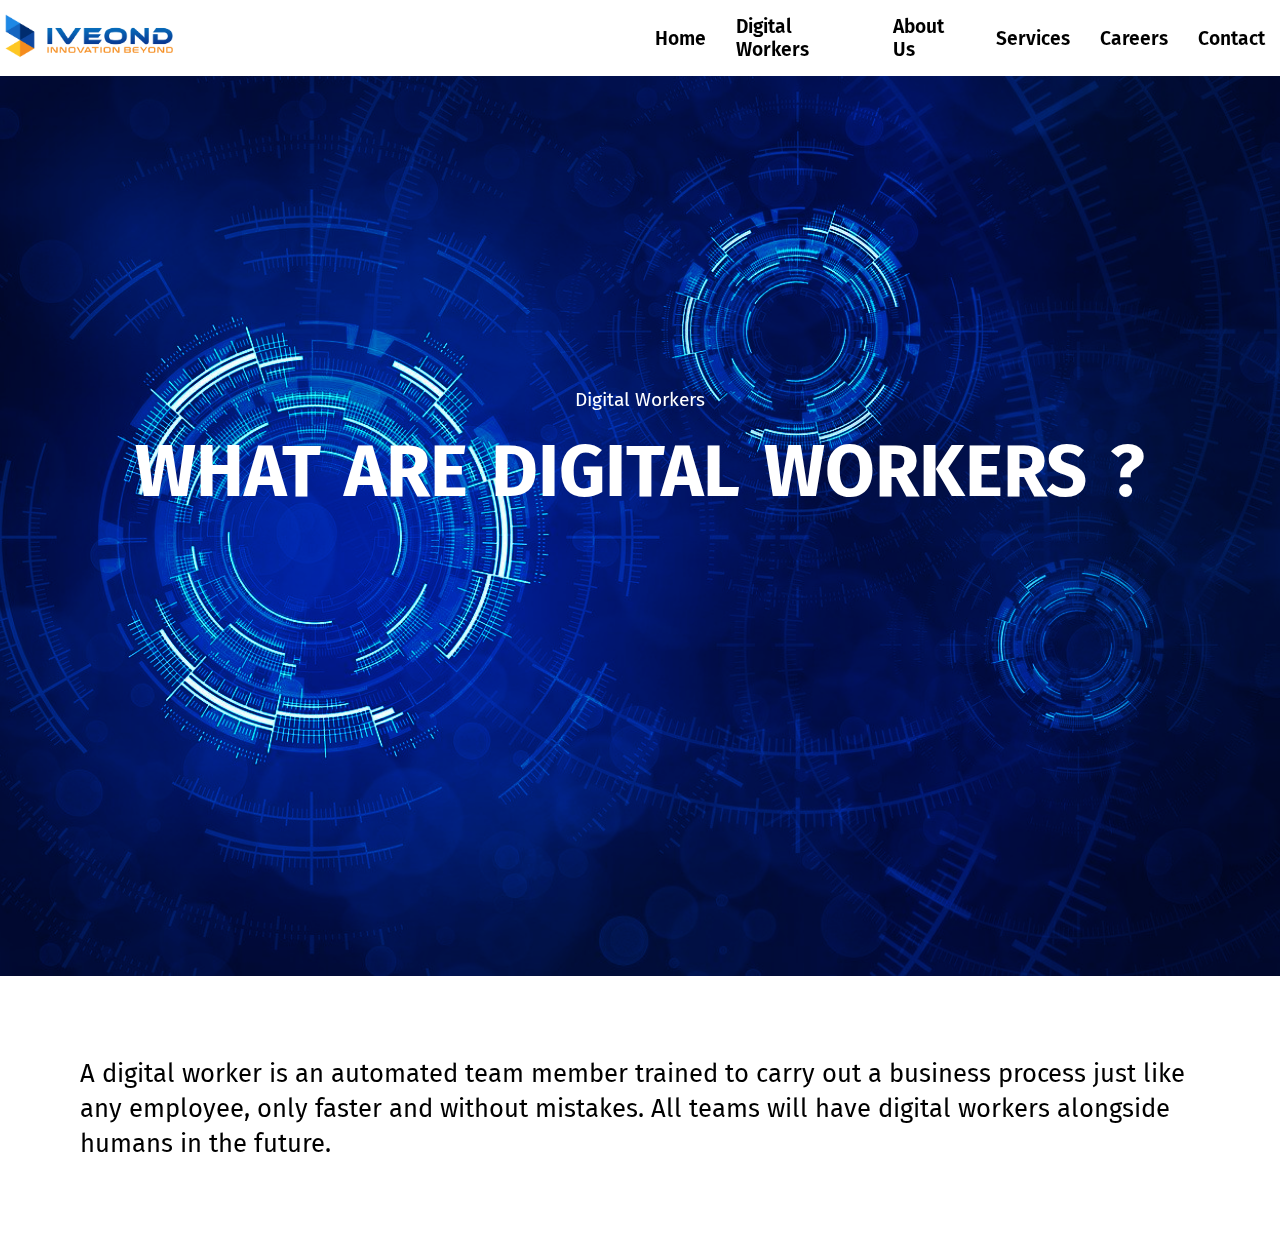
<file: digitalWorkers.html>
<!DOCTYPE html>
<html>
    <head>
        <meta charset="utf-8">
        <meta name="viewport" content="width=device-width, initial-scale=1.0">
        <title>Digital Workers</title>
        <link rel="stylesheet" href="https://use.fontawesome.com/releases/v5.13.0/css/all.css"/>
        <link rel="stylesheet" href="style.css">    
    </head>
    <body>
        <header>
            <a><img src="Images/IVEOND-Logo.png" alt="logo" width="180px" height="50px"></a>            <a href="#" class="menu" onclick="openMenu()"><i class="fas fa-bars"></i></a>
            <nav class="navbar">
                <ul class="navbar-nav">
                    <li><a href="index.html">home</a></li>
                    <li class="dropdown"><a href="#" class="dropdownBtn">digital workers</a>
                    <ul class="dropdownMenu">
                        <li><a href="digitalWorkers.html">what are digital workers</a></li>
                        <li><a href="rpa.html">Rpa</a></li>
                        <li><a href="naturalLangProc.html">natural language processing</a></li>
                        <li><a href="chatbots.html">chatbots</a></li>
                        <li><a href="processMining.html">process mining</a></li>
                    </ul>
                    </li>
                    <li><a href="about.html">about us</a></li>
                    <li class="dropdown"><a href="#" class="dropdownBtn">services</a>
                    <ul class="dropdownMenu">
                        <li><a href="newAge-Technologies.html">new age technologies</a></li>
                        <li><a href="security-services.html">security services</a></li>
                        <li><a href="applicaton-development.html">application development</a></li>
                        <li><a href="applicaton-development.html">infrastructure services</a></li>
                        <li><a href="managed-services.html">managed services</a></li>
                    </ul>
                </li>
                    <li><a href="careers.html">careers</a></li>
                    <li><a href="contact.html">contact</a></li>
                </ul>
            </nav>
        </header>
        <main id="digitalWorkers" class="digitalworkers">
            <div class="dw-main">
                <div class="bg bgdw"></div>
                <div class="overlay"></div>
                <div class="dwHeading">
                    <p>Digital Workers</p>
                    <h2 style="font-size:4.5rem;">What are Digital Workers ?</h2>
                </div>
                </div>
                <div class="services-content" style="padding: 5rem;">
                    <p>A digital worker is an automated team member trained to carry out a business process just like any employee, only faster and without mistakes. All teams will have digital workers alongside humans in the future.</p>
                </div>
        </main>
        <script src="script.js"></script>
        </body>
</file>
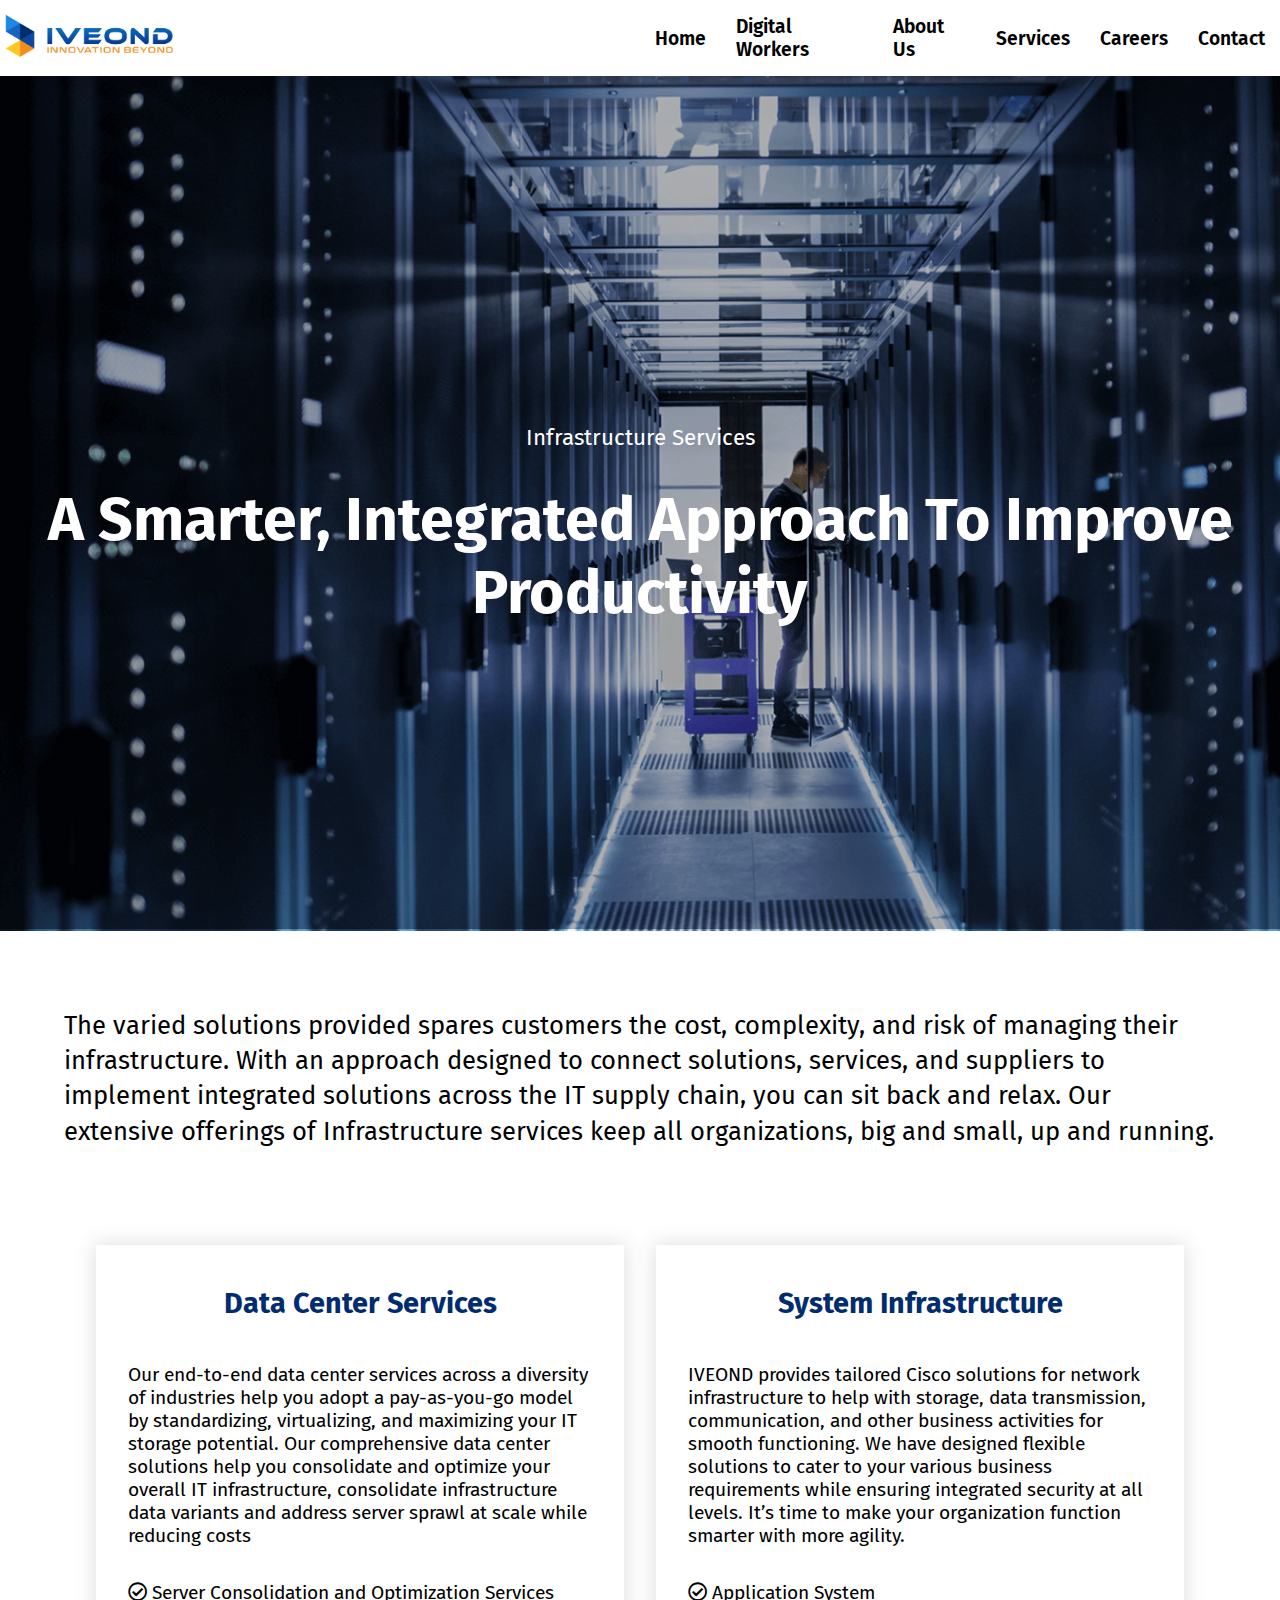
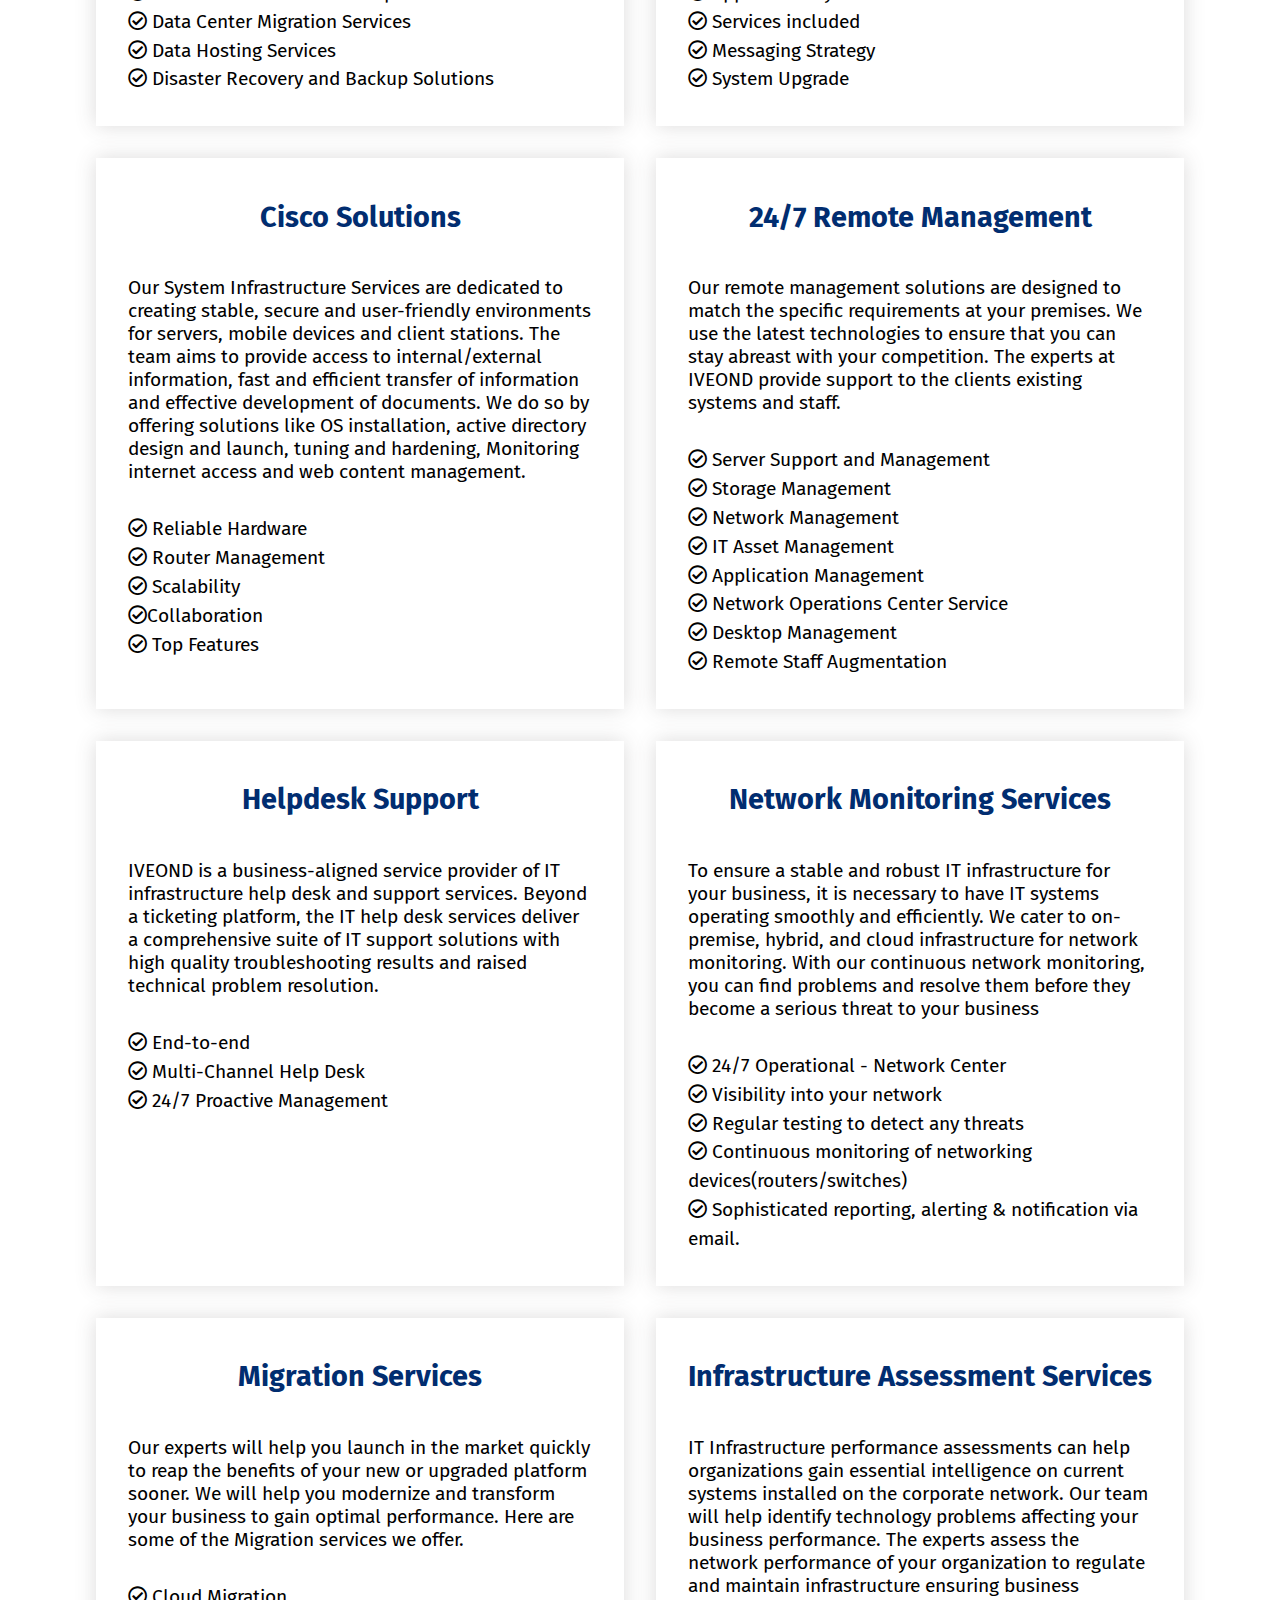
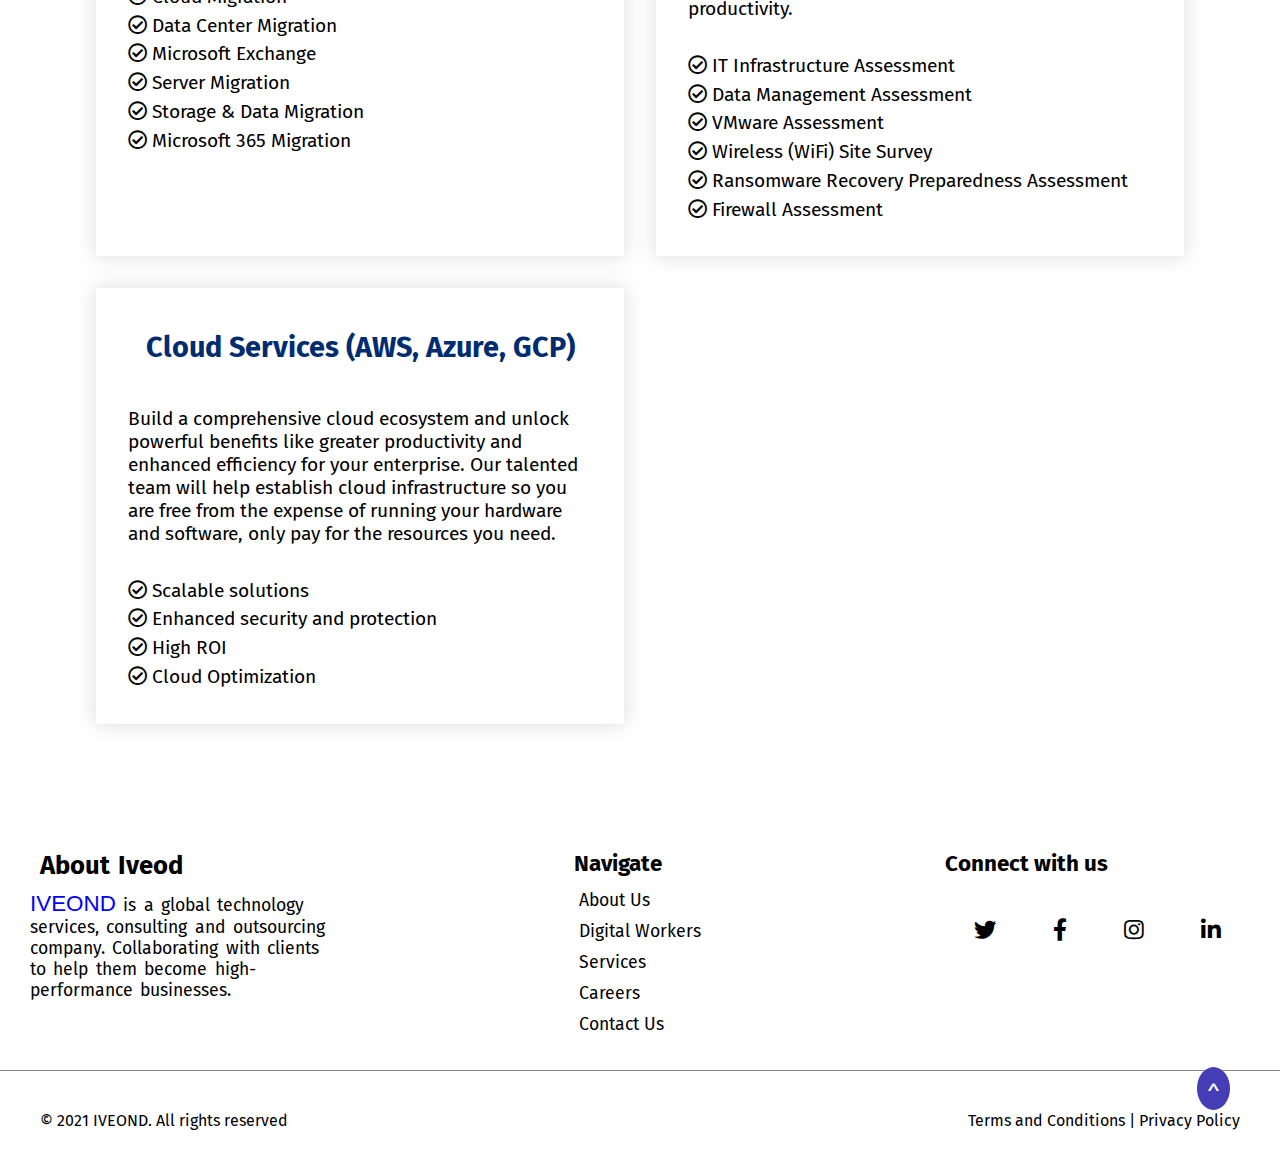
<file: infrastructure-services.html>
<!DOCTYPE html>
<html>
    <head>
        <meta charset="utf-8">
        <meta name="viewport" content="width=device-width, initial-scale=1.0">
        <title>Infrastructure Services</title>
        <link rel="stylesheet" href="https://use.fontawesome.com/releases/v5.13.0/css/all.css"/>
        <link rel="stylesheet" href="style.css">    
    </head>
    <body>
        <header id="header">
            <a><img src="Images/IVEOND-Logo.png" alt="logo" width="180px" height="50px"></a>            <a href="#" class="menu" onclick="openMenu()"><i class="fas fa-bars"></i></a>
            <nav class="navbar">
                <ul class="navbar-nav">
                    <li><a href="index.html">home</a></li>
                    <li class="dropdown"><a href="#" class="dropdownBtn">digital workers</a>
                    <ul class="dropdownMenu">
                        <li><a href="digitalWorkers.html">what are digital workers</a></li>
                        <li><a href="rpa.html">Rpa</a></li>
                        <li><a href="naturalLangProc.html">natural language processing</a></li>
                        <li><a href="chatbots.html">chatbots</a></li>
                        <li><a href="processMining.html">process mining</a></li>
                    </ul>
                    </li>
                    <li><a href="about.html">about us</a></li>
                    <li class="dropdown"><a href="#" class="dropdownBtn">services</a>
                    <ul class="dropdownMenu">
                        <li><a href="newAge-Technologies.html">new age technologies</a></li>
                        <li><a href="security-services.html">security services</a></li>
                        <li><a href="applicaton-development.html">application development</a></li>
                        <li><a href="applicaton-development.html">infrastructure services</a></li>
                        <li><a href="managed-services.html">managed services</a></li>
                    </ul>
                </li>
                    <li><a href="careers.html">careers</a></li>
                    <li><a href="contact.html">contact</a></li>
                </ul>
            </nav>
        </header>
         <!--main-->
        <main id="infrastructure" class="services-technology" >
            <div class="serviceslanding-title">
                <div class="bg bginfra"></div>
                <div class="serviceslanding-content" style="color: white;">
                    <p>infrastructure services</p>
                    <h2>A smarter, integrated approach to improve productivity</h2>
                </div>
            </div>
            <div class="services-content">
                <p>The varied solutions provided spares customers the cost, complexity, and risk of managing their infrastructure. With an approach designed to connect solutions, services, and suppliers to implement integrated solutions across the IT supply chain, you can sit back and relax. Our extensive offerings of Infrastructure services keep all organizations, big and small, up and running.</p>
            </div>
            <div class="cards-content">
                <div class="services-cards">
                    <div class="services-card">
                        <h5>Data Center Services</h5>
                        <p>Our end-to-end data center services across a diversity of industries help you adopt a pay-as-you-go model by standardizing, virtualizing, and maximizing your IT storage potential. Our comprehensive data center solutions help you consolidate and optimize your overall IT infrastructure, consolidate infrastructure data variants and address server sprawl at scale while reducing costs</p>
                        <div class="services-check">
                            <p><i class="far fa-check-circle"></i> Server Consolidation and Optimization Services</p>
                            <p><i class="far fa-check-circle"></i> Data Center Migration Services</p>
                            <p><i class="far fa-check-circle"></i> Data Hosting Services
                            </p>
                            <p><i class="far fa-check-circle"></i> Disaster Recovery and Backup Solutions</p>
                        </div>
                    </div>
                    <div class="services-card">
                        <h5>System Infrastructure</h5>
                        <p>IVEOND provides tailored Cisco solutions for network infrastructure to help with storage, data transmission, communication, and other business activities for smooth functioning. We have designed flexible solutions to cater to your various business requirements while ensuring integrated security at all levels. It’s time to make your organization function smarter with more agility.
                        </p>
                        <div class="services-check">
                            <p><i class="far fa-check-circle"></i> Application System</p>
                            <p><i class="far fa-check-circle"></i> Services included</p>
                            <p><i class="far fa-check-circle"></i> Messaging Strategy</p>
                            <p><i class="far fa-check-circle"></i> System Upgrade</p>
                        </div>
                    </div>
                    <div class="services-card">
                        <h5>Cisco Solutions</h5>
                        <p>Our System Infrastructure Services are dedicated to creating stable, secure and user-friendly environments for servers, mobile devices and client stations. The team aims to provide access to internal/external information, fast and efficient transfer of information and effective development of documents. We do so by offering solutions like OS installation, active directory design and launch, tuning and hardening, Monitoring internet access and web content management.</p>
                        <div class="services-check">
                            <p><i class="far fa-check-circle"></i> Reliable Hardware</p>
                            <p><i class="far fa-check-circle"></i> Router Management</p>
                            <p><i class="far fa-check-circle"></i> Scalability
                            <p><i class="far fa-check-circle"></i>Collaboration</p>
                            <p><i class="far fa-check-circle"></i> Top Features</p>
                        </div>
                    </div>
                    <div class="services-card">
                        <h5>24/7 Remote Management</h5>
                        <p>Our remote management solutions are designed to match the specific requirements at your premises. We use the latest technologies to ensure that you can stay abreast with your competition. The experts at IVEOND provide support to the clients existing systems and staff.</p>
                        <div class="services-check">
                            <p><i class="far fa-check-circle"></i> Server Support and Management</p>
                            <p><i class="far fa-check-circle"></i> Storage Management</p>
                            <p><i class="far fa-check-circle"></i> Network Management</p>
                            <p><i class="far fa-check-circle"></i> IT Asset Management</p>
                            <p><i class="far fa-check-circle"></i> Application Management</p>
                            <p><i class="far fa-check-circle"></i> Network Operations Center Service</p>
                            <p><i class="far fa-check-circle"></i> Desktop Management</p>
                            <p><i class="far fa-check-circle"></i> Remote Staff Augmentation</p>
                        </div>
                    </div>
                    <div class="services-card">
                        <h5>Helpdesk Support</h5>
                        <p>IVEOND is a business-aligned service provider of IT infrastructure help desk and support services. Beyond a ticketing platform, the IT help desk services deliver a comprehensive suite of IT support solutions with high quality troubleshooting results and raised technical problem resolution.</p>
                        <div class="services-check">
                            <p><i class="far fa-check-circle"></i> End-to-end</p>
                            <p><i class="far fa-check-circle"></i> Multi-Channel Help Desk</p>
                            <p><i class="far fa-check-circle"></i> 24/7 Proactive Management</p>
                        </div>
                    </div>
                    <div class="services-card">
                        <h5>Network Monitoring Services</h5>
                        <p>To ensure a stable and robust IT infrastructure for your business, it is necessary to have IT systems operating smoothly and efficiently. We cater to on-premise, hybrid, and cloud infrastructure for network monitoring. With our continuous network monitoring, you can find problems and resolve them before they become a serious threat to your business</p>
                        <div class="services-check">
                            <p><i class="far fa-check-circle"></i> 24/7 Operational - Network Center</p>
                            <p><i class="far fa-check-circle"></i> Visibility into your network</p>
                            <p><i class="far fa-check-circle"></i> Regular testing to detect any threats</p>
                            <p><i class="far fa-check-circle"></i> Continuous monitoring of networking devices(routers/switches)</p>
                            <p><i class="far fa-check-circle"></i> Sophisticated reporting, alerting & notification via email.</p>
                        </div>
                    </div>
                    <div class="services-card">
                        <h5>Migration Services</h5>
                        <p>Our experts will help you launch in the market quickly to reap the benefits of your new or upgraded platform sooner. We will help you modernize and transform your business to gain optimal performance. Here are some of the Migration services we offer.</p>
                        <div class="services-check">
                            <p><i class="far fa-check-circle"></i> Cloud Migration</p>
                            <p><i class="far fa-check-circle"></i> Data Center Migration</p>
                            <p><i class="far fa-check-circle"></i> Microsoft Exchange</p>
                            <p><i class="far fa-check-circle"></i> Server Migration</p>
                            <p><i class="far fa-check-circle"></i> Storage & Data Migration</p>
                            <p><i class="far fa-check-circle"></i> Microsoft 365 Migration</p>
                        </div>
                    </div>
                    <div class="services-card">
                        <h5>Infrastructure Assessment Services</h5>
                        <p>IT Infrastructure performance assessments can help organizations gain essential intelligence on current systems installed on the corporate network. Our team will help identify technology problems affecting your business performance. The experts assess the network performance of your organization to regulate and maintain infrastructure ensuring business productivity.</p>
                        <div class="services-check">
                            <p><i class="far fa-check-circle"></i> IT Infrastructure Assessment</p>
                            <p><i class="far fa-check-circle"></i> Data Management Assessment</p>
                            <p><i class="far fa-check-circle"></i> VMware Assessment</p>
                            <p><i class="far fa-check-circle"></i> Wireless (WiFi) Site Survey</p>
                            <p><i class="far fa-check-circle"></i> Ransomware Recovery Preparedness Assessment</p>
                            <p><i class="far fa-check-circle"></i> Firewall Assessment</p>
                        </div>
                    </div>
                    <div class="services-card">
                        <h5>Cloud Services (AWS, Azure, GCP)</h5>
                        <p>Build a comprehensive cloud ecosystem and unlock powerful benefits like greater productivity and enhanced efficiency for your enterprise. Our talented team will help establish cloud infrastructure so you are free from the expense of running your hardware and software, only pay for the resources you need.</p>
                        <div class="services-check">
                            <p><i class="far fa-check-circle"></i> Scalable solutions</p>
                            <p><i class="far fa-check-circle"></i> Enhanced security and protection</p>
                            <p><i class="far fa-check-circle"></i> High ROI</p>
                            <p><i class="far fa-check-circle"></i> Cloud Optimization</p>
                        </div>
                    </div>
                </div>
            </div>
        </main>
    <!--/main-->
        <footer>
            <div id="iveondFooter">
            <div class="iveond-content">
                    <h4>about iveod</h4>
                    <p><span class="innovation">IVEOND</span> is a global technology services, consulting and outsourcing company. Collaborating with clients to help them become high-performance businesses.</p>
            </div>
            <div class="navigate">
                <h4>Navigate</h4>
                <div class="navigate-links">
                <a href="about.html">About us</a>
                <a href="digitalWorkers.html">digital workers</a>
                <a href="newAge-Technologies.html">services</a>
                <a href="careers.html">careers</a>
                <a href="contact.html">contact us</a>
                </div>
            </div>
                <div class="social">
                    <h4>Connect with us</h4>
                    <div class="socialLinks">
                <a href="#"><span class="links"><i class="fab fa-twitter"></span></i></a>
                <a href="#"><span class="links"><i class="fab fa-facebook-f"></i></span></i></a>
                <a href="#"><span class="links"><i class="fab fa-instagram"></i></span></a>
                <a href="#"><span class="links"><i class="fab fa-linkedin-in"></i></span></a>
                </div>
            </div>
            </div>
            <div class="footerEnd">
                <!-- <p>Designed and Curated by <a href="#">Syed</a></p> -->
                <p>&copy; 2021 IVEOND. All rights reserved</p>
                <div class="termsPrivacy">
                    <a href="#">Terms and Conditions</a> |
                    <a href="#">Privacy Policy</a>
                </div>
            </div>
            <a href="#header" class="navigateArrow">^</a>
        </footer>
        <div id="sideMenu" class="sideNavbar">
            <a href="#" class="sideMenuBtn" onclick="closeMenu()">&times;</a>
            <a href="index.html">home</a>
            <a href="#">digital workers</a>
            <a href="about.html">about us</a>
            <a href="newAge-Technologies.html">services</a>
            <a href="careers.html">careers</a>
            <a href="contact.html">contact</a>
        </div>
        <script src="script.js"></script>
    </body>
</html>
</file>
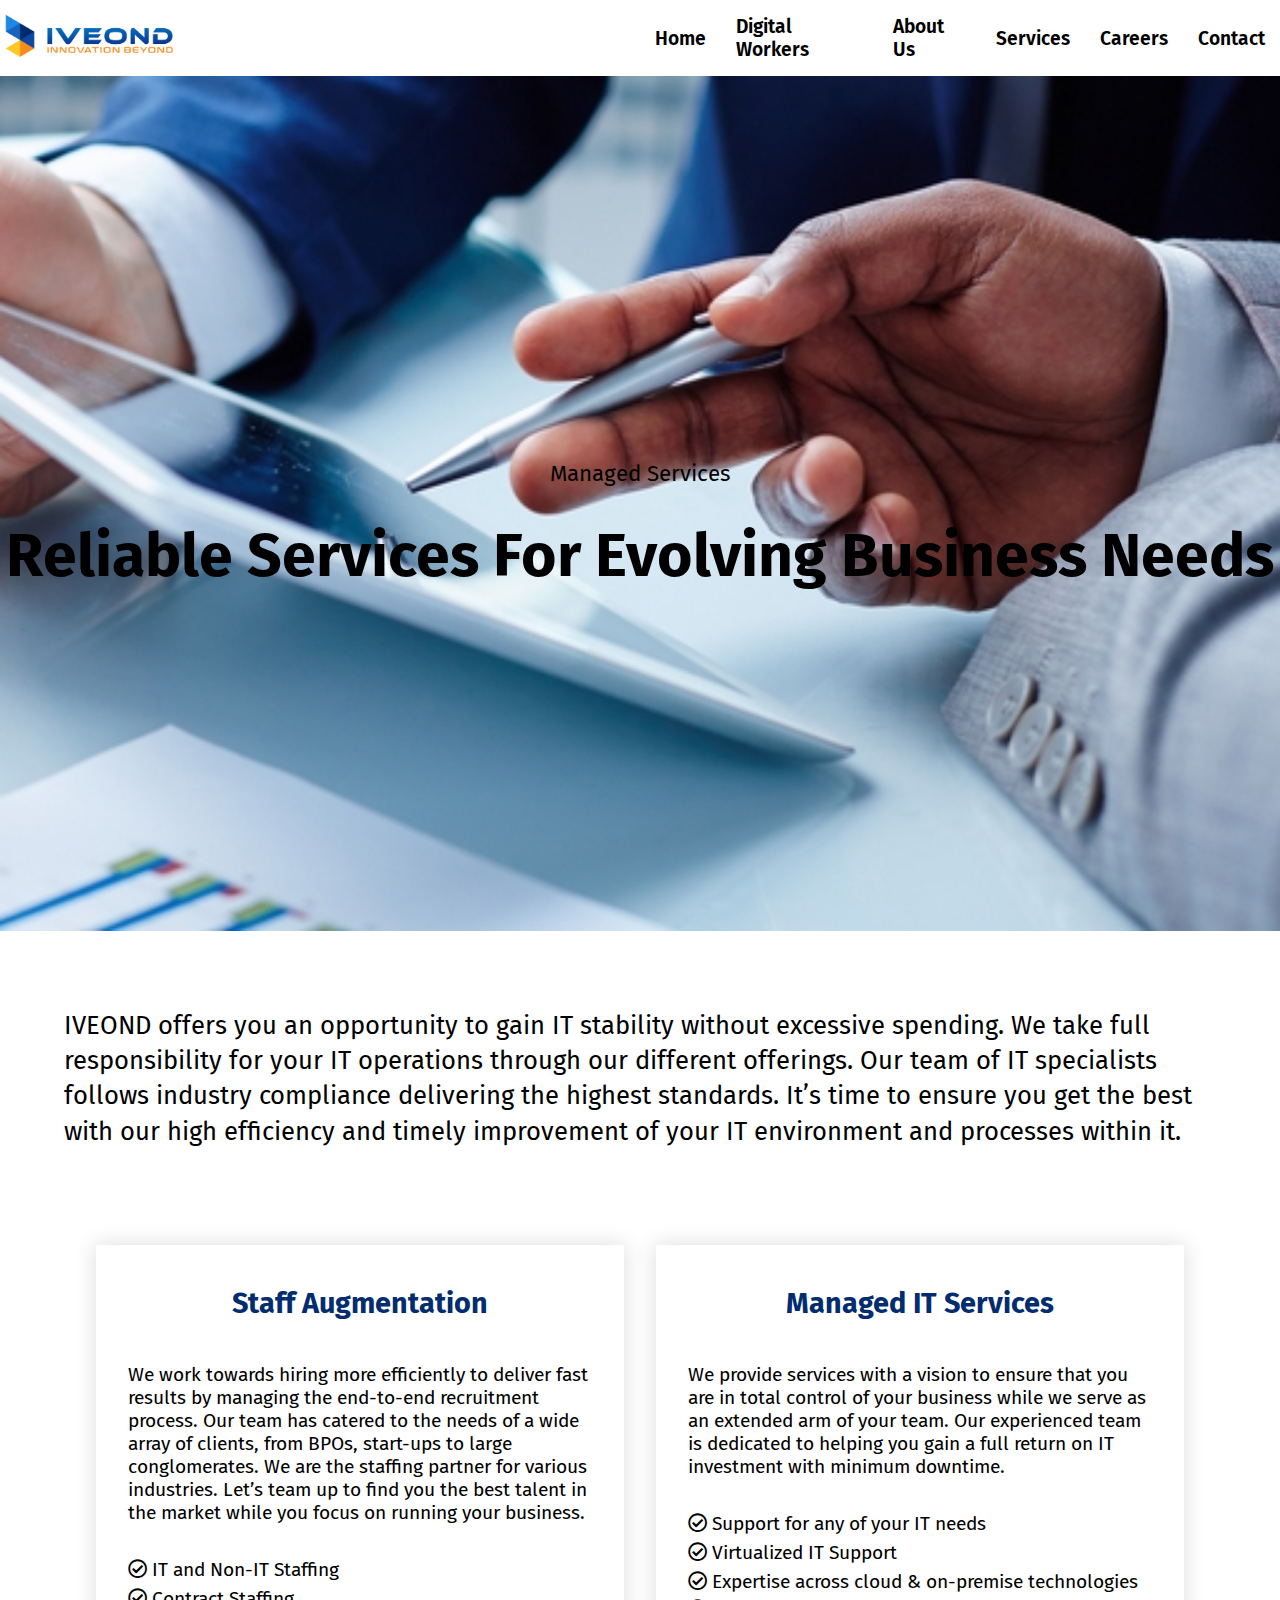
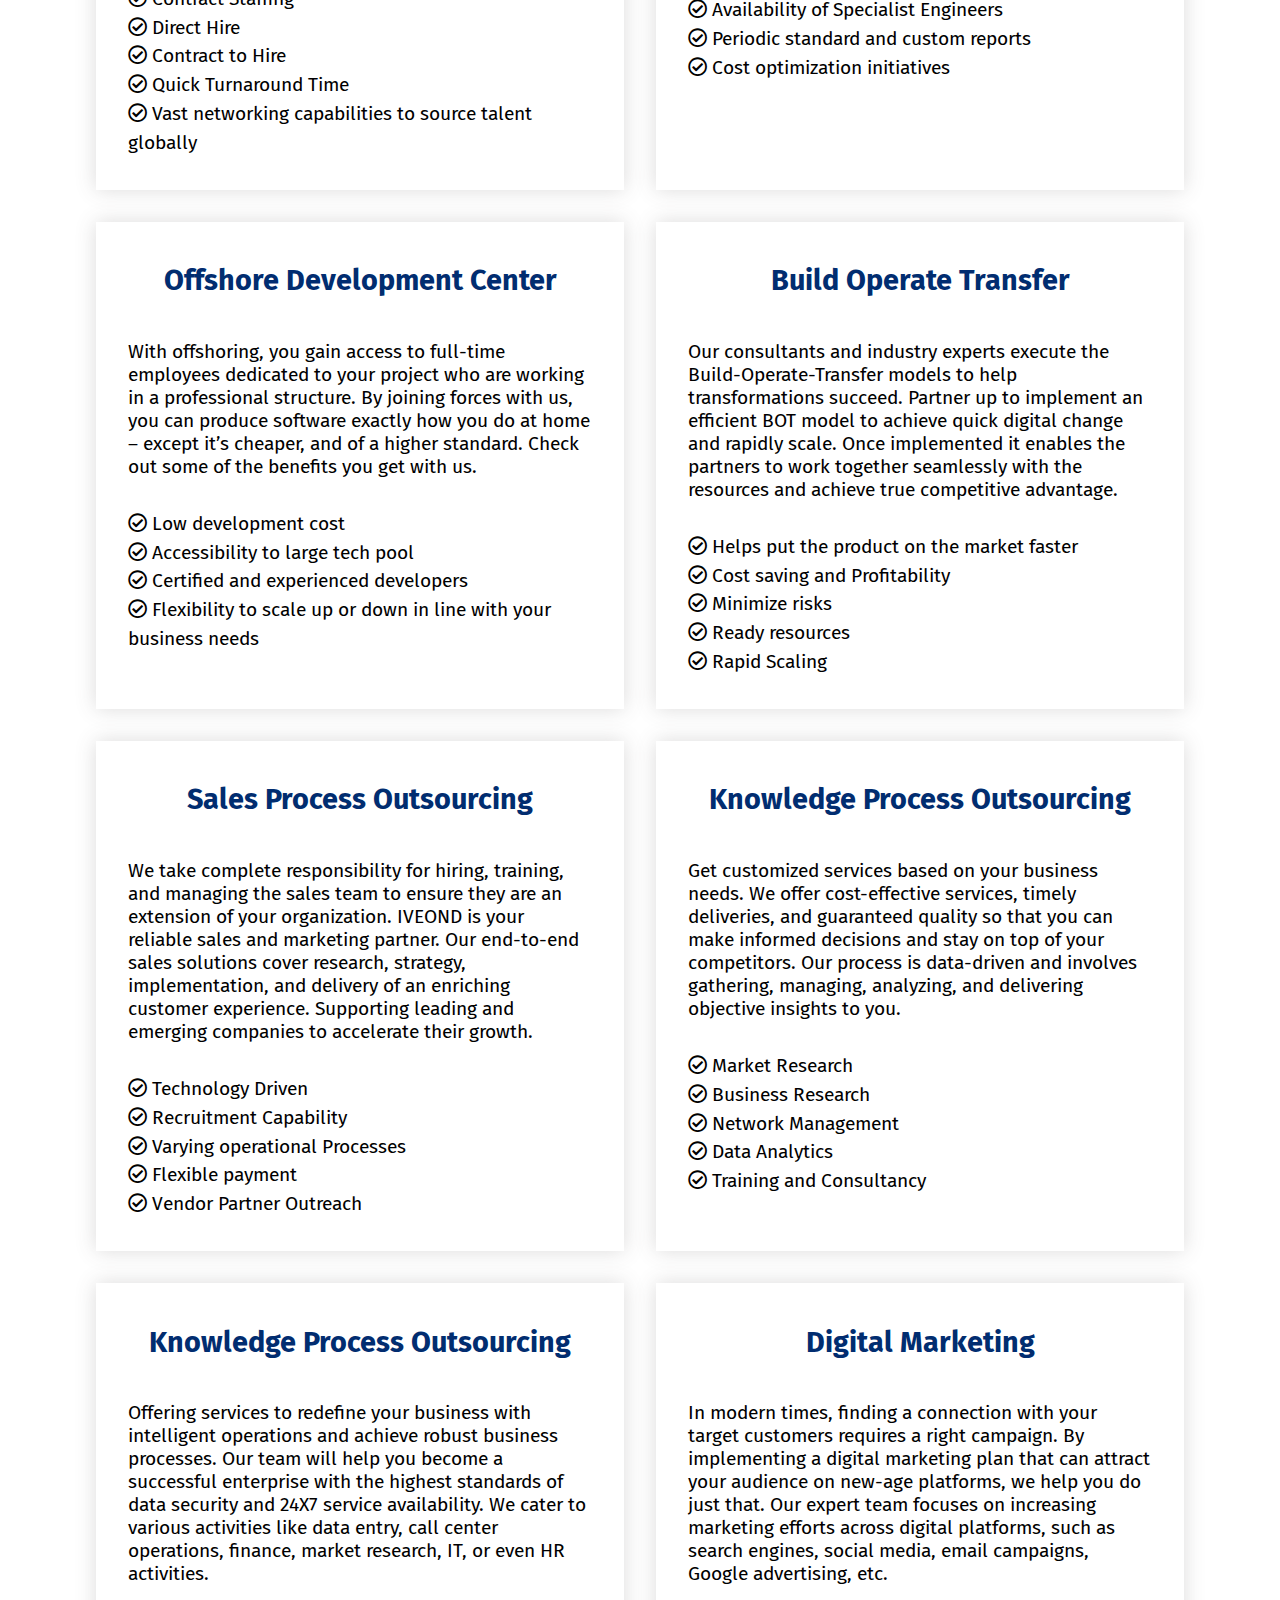
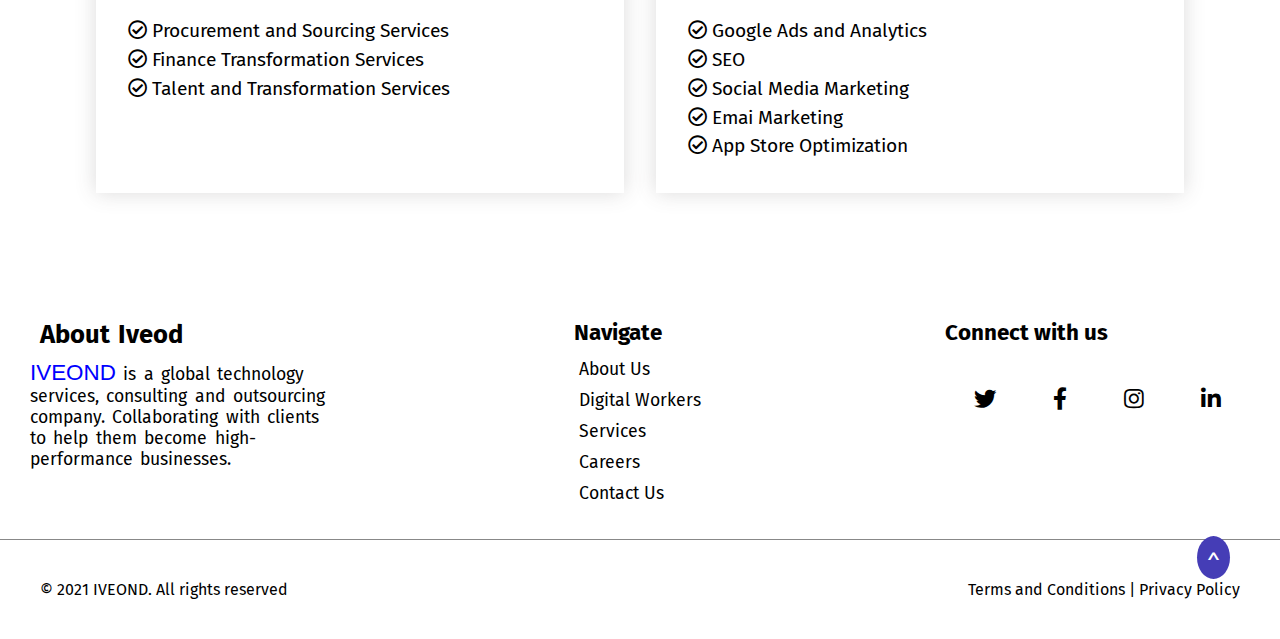
<file: managed-services.html>
<!DOCTYPE html>
<html>
    <head>
        <meta charset="utf-8">
        <meta name="viewport" content="width=device-width, initial-scale=1.0">
        <title>Managed Services</title>
        <link rel="stylesheet" href="https://use.fontawesome.com/releases/v5.13.0/css/all.css"/>
        <link rel="stylesheet" href="style.css">    
    </head>
    <body>
        <header id="header">
            <a><img src="Images/IVEOND-Logo.png" alt="logo" width="180px" height="50px"></a>            <a href="#" class="menu" onclick="openMenu()"><i class="fas fa-bars"></i></a>
            <nav class="navbar">
                <ul class="navbar-nav">
                    <li><a href="index.html">home</a></li>
                    <li class="dropdown"><a href="#" class="dropdownBtn">digital workers</a>
                    <ul class="dropdownMenu">
                        <li><a href="digitalWorkers.html">what are digital workers</a></li>
                        <li><a href="rpa.html">Rpa</a></li>
                        <li><a href="naturalLangProc.html">natural language processing</a></li>
                        <li><a href="chatbots.html">chatbots</a></li>
                        <li><a href="processMining.html">process mining</a></li>
                    </ul>
                    </li>
                    <li><a href="about.html">about us</a></li>
                    <li class="dropdown"><a href="#" class="dropdownBtn">services</a>
                    <ul class="dropdownMenu">
                        <li><a href="newAge-Technologies.html">new age technologies</a></li>
                        <li><a href="security-services.html">security services</a></li>
                        <li><a href="applicaton-development.html">application development</a></li>
                        <li><a href="infrastructure-services.html">infrastructure services</a></li>
                        <li><a href="managed-services.html">managed services</a></li>
                    </ul>
                </li>
                    <li><a href="careers.html">careers</a></li>
                    <li><a href="contact.html">contact</a></li>
                </ul>
            </nav>
        </header>
         <!--main-->
        <main id="managedServices" class="services-technology">
            <div class="serviceslanding-title">
                <div class="bg bgManaged"></div>
                <div class="serviceslanding-content">
                    <p>Managed Services</p>
                    <h2>Reliable services for evolving business needs</h2>
                </div>
            </div>
            <div class="services-content">
                <p>IVEOND offers you an opportunity to gain IT stability without excessive spending. We take full responsibility for your IT operations through our different offerings. Our team of IT specialists follows industry compliance delivering the highest standards. It’s time to ensure you get the best with our high efficiency and timely improvement of your IT environment and processes within it.</p>
            </div>
            <div class="cards-content">
                <div class="services-cards">
                    <div class="services-card">
                        <h5>Staff Augmentation</h5>
                        <p>We work towards hiring more efficiently to deliver fast results by managing the end-to-end recruitment process. Our team has catered to the needs of a wide array of clients, from BPOs, start-ups to large conglomerates. We are the staffing partner for various industries. Let’s team up to find you the best talent in the market while you focus on running your business.</p>
                        <div class="services-check">
                            <p><i class="far fa-check-circle"></i> IT and Non-IT Staffing</p>
                            <p><i class="far fa-check-circle"></i> Contract Staffing</p>
                            <p><i class="far fa-check-circle"></i> Direct Hire</p>
                            <p><i class="far fa-check-circle"></i> Contract to Hire</p>
                            <p><i class="far fa-check-circle"></i> Quick Turnaround Time</p>
                            <p><i class="far fa-check-circle"></i> Vast networking capabilities to source talent globally</p>
                        </div>
                    </div>
                    <div class="services-card">
                        <h5>Managed IT Services</h5>
                        <p>We provide services with a vision to ensure that you are in total control of your business while we serve as an extended arm of your team. Our experienced team is dedicated to helping you gain a full return on IT investment with minimum downtime.</p>
                        <div class="services-check">
                            <p><i class="far fa-check-circle"></i> Support for any of your IT needs</p>
                            <p><i class="far fa-check-circle"></i> Virtualized IT Support</p>
                            <p><i class="far fa-check-circle"></i> Expertise across cloud & on-premise technologies</p>
                            <p><i class="far fa-check-circle"></i> Availability of Specialist Engineers</p>
                            <p><i class="far fa-check-circle"></i> Periodic standard and custom reports</p>
                            <p><i class="far fa-check-circle"></i> Cost optimization initiatives</p>
                        </div>
                    </div>
                    <div class="services-card">
                        <h5>Offshore Development Center</h5>
                        <p>With offshoring, you gain access to full-time employees dedicated to your project who are working in a professional structure. By joining forces with us, you can produce software exactly how you do at home – except it’s cheaper, and of a higher standard. Check out some of the benefits you get with us.</p>
                        <div class="services-check">
                            <p><i class="far fa-check-circle"></i> Low development cost</p>
                            <p><i class="far fa-check-circle"></i> Accessibility to large tech pool</p>
                            <p><i class="far fa-check-circle"></i> Certified and experienced developers</p>
                            <p><i class="far fa-check-circle"></i> Flexibility to scale up or down in line with your business needs</p>
                        </div>
                    </div>
                    <div class="services-card">
                        <h5>Build Operate Transfer</h5>
                        <p>Our consultants and industry experts execute the Build-Operate-Transfer models to help transformations succeed. Partner up to implement an efficient BOT model to achieve quick digital change and rapidly scale. Once implemented it enables the partners to work together seamlessly with the resources and achieve true competitive advantage.</p>
                        <div class="services-check">
                            <p><i class="far fa-check-circle"></i> Helps put the product on the market faster</p>
                            <p><i class="far fa-check-circle"></i> Cost saving and Profitability</p>
                            <p><i class="far fa-check-circle"></i> Minimize risks</p>
                            <p><i class="far fa-check-circle"></i> Ready resources</p>
                            <p><i class="far fa-check-circle"></i> Rapid Scaling</p>
                        </div>
                    </div>
                    <div class="services-card">
                        <h5>Sales Process Outsourcing</h5>
                        <p>We take complete responsibility for hiring, training, and managing the sales team to ensure they are an extension of your organization. IVEOND is your reliable sales and marketing partner. Our end-to-end sales solutions cover research, strategy, implementation, and delivery of an enriching customer experience. Supporting leading and emerging companies to accelerate their growth.</p>
                        <div class="services-check">
                            <p><i class="far fa-check-circle"></i> Technology Driven</p>
                            <p><i class="far fa-check-circle"></i> Recruitment Capability</p>
                            <p><i class="far fa-check-circle"></i> Varying operational Processes</p>
                            <p><i class="far fa-check-circle"></i> Flexible payment</p>
                            <p><i class="far fa-check-circle"></i> Vendor Partner Outreach</p>
                        </div>
                    </div>
                    <div class="services-card">
                        <h5>Knowledge Process Outsourcing</h5>
                        <p>Get customized services based on your business needs. We offer cost-effective services, timely deliveries, and guaranteed quality so that you can make informed decisions and stay on top of your competitors. Our process is data-driven and involves gathering, managing, analyzing, and delivering objective insights to you.</p>
                        <div class="services-check">
                            <p><i class="far fa-check-circle"></i> Market Research</p>
                            <p><i class="far fa-check-circle"></i> Business Research</p>
                            <p><i class="far fa-check-circle"></i> Network Management</p>
                            <p><i class="far fa-check-circle"></i> Data Analytics</p>
                            <p><i class="far fa-check-circle"></i> Training and Consultancy</p>
                        </div>
                    </div>
                    <div class="services-card">
                        <h5>Knowledge Process Outsourcing</h5>
                        <p>Offering services to redefine your business with intelligent operations and achieve robust business processes. Our team will help you become a successful enterprise with the highest standards of data security and 24X7 service availability. We cater to various activities like data entry, call center operations, finance, market research, IT, or even HR activities.</p>
                        <div class="services-check">
                            <p><i class="far fa-check-circle"></i> Procurement and Sourcing Services</p>
                            <p><i class="far fa-check-circle"></i> Finance Transformation Services</p>
                            <p><i class="far fa-check-circle"></i> Talent and Transformation Services</p>
                        </div>
                    </div>
                    <div class="services-card">
                        <h5>Digital Marketing</h5>
                        <p>In modern times, finding a connection with your target customers requires a right campaign. By implementing a digital marketing plan that can attract your audience on new-age platforms, we help you do just that. Our expert team focuses on increasing marketing efforts across digital platforms, such as search engines, social media, email campaigns, Google advertising, etc.</p>
                        <div class="services-check">
                            <p><i class="far fa-check-circle"></i> Google Ads and Analytics</p>
                            <p><i class="far fa-check-circle"></i> SEO</p>
                            <p><i class="far fa-check-circle"></i> Social Media Marketing</p>
                            <p><i class="far fa-check-circle"></i> Emai Marketing</p>
                            <p><i class="far fa-check-circle"></i> App Store Optimization</p>
                        </div>
                    </div>
                </div>
            </div>
        </main>
    <!--/main-->
        <footer>
            <div id="iveondFooter">
            <div class="iveond-content">
                    <h4>about iveod</h4>
                    <p><span class="innovation">IVEOND</span> is a global technology services, consulting and outsourcing company. Collaborating with clients to help them become high-performance businesses.</p>
            </div>
            <div class="navigate">
                <h4>Navigate</h4>
                <div class="navigate-links">
                <a href="about.html">About us</a>
                <a href="digitalWorkers.html">digital workers</a>
                <a href="newAge-Technologies.html">services</a>
                <a href="careers.html">careers</a>
                <a href="contact.html">contact us</a>
                </div>
            </div>
                <div class="social">
                    <h4>Connect with us</h4>
                    <div class="socialLinks">
                <a href="#"><span class="links"><i class="fab fa-twitter"></span></i></a>
                <a href="#"><span class="links"><i class="fab fa-facebook-f"></i></span></i></a>
                <a href="#"><span class="links"><i class="fab fa-instagram"></i></span></a>
                <a href="#"><span class="links"><i class="fab fa-linkedin-in"></i></span></a>
                </div>
            </div>
            </div>
            <div class="footerEnd">
                <!-- <p>Designed and Curated by <a href="#">Syed</a></p> -->
                <p>&copy; 2021 IVEOND. All rights reserved</p>
                <div class="termsPrivacy">
                    <a href="#">Terms and Conditions</a> |
                    <a href="#">Privacy Policy</a>
                </div>
            </div>
            <a href="#header" class="navigateArrow">^</a>
        </footer>
        <div id="sideMenu" class="sideNavbar">
            <a href="#" class="sideMenuBtn" onclick="closeMenu()">&times;</a>
            <a href="index.html">home</a>
            <a href="#">digital workers</a>
            <a href="about.html">about us</a>
            <a href="newAge-Technologies.html">services</a>
            <a href="careers.html">careers</a>
            <a href="contact.html">contact</a>
        </div>
        <script src="script.js"></script>
    </body>
</html>
</file>
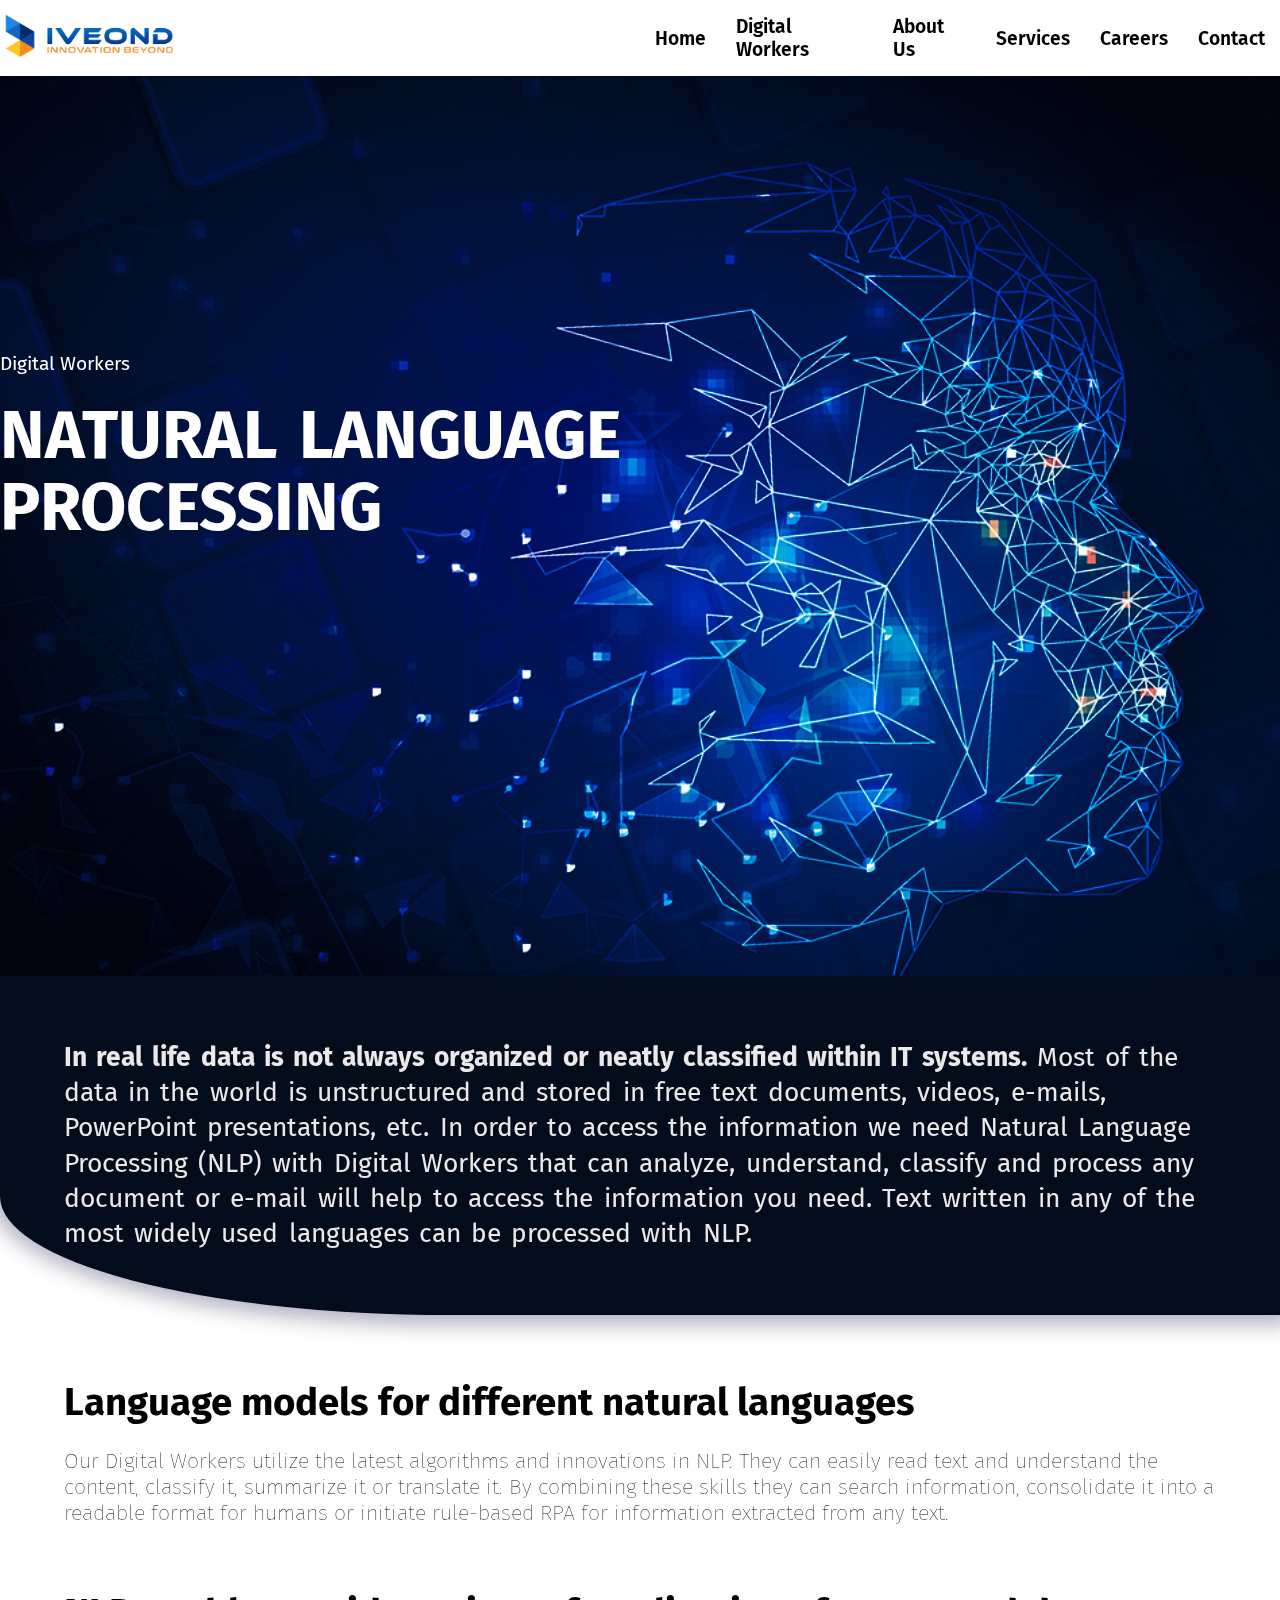
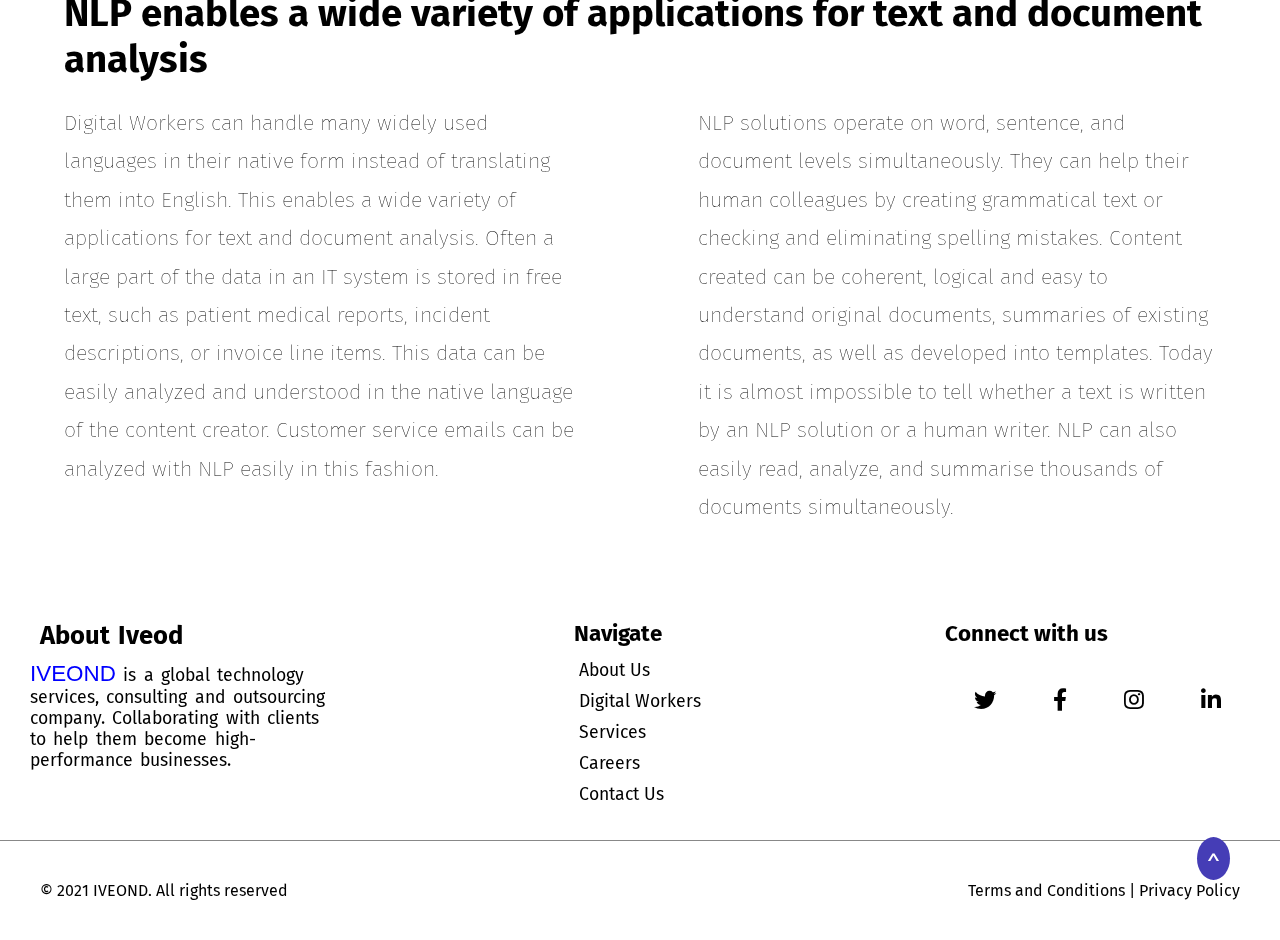
<file: naturalLangProc.html>
<!DOCTYPE html>
<html>
    <head>
        <meta charset="utf-8">
        <meta name="viewport" content="width=device-width, initial-scale=1.0">
        <title>Natural Language Process | Digital Workers</title>
        <link rel="stylesheet" href="https://use.fontawesome.com/releases/v5.13.0/css/all.css"/>
        <link rel="stylesheet" href="style.css">    
    </head>
    <body>
        <header id="header">
            <a><img src="Images/IVEOND-Logo.png" alt="logo" width="180px" height="50px"></a>            <a href="#" class="menu" onclick="openMenu()"><i class="fas fa-bars"></i></a>
            <nav class="navbar">
                <ul class="navbar-nav">
                    <li><a href="index.html">home</a></li>
                    <li class="dropdown"><a href="#" class="dropdownBtn">digital workers</a>
                    <ul class="dropdownMenu">
                        <li><a href="digitalWorkers.html">what are digital workers</a></li>
                        <li><a href="rpa.html">Rpa</a></li>
                        <li><a href="naturalLangProc.html">natural language processing</a></li>
                        <li><a href="chatbots.html">chatbots</a></li>
                        <li><a href="processMining.html">process mining</a></li>
                    </ul>
                    </li>
                    <li><a href="about.html">about us</a></li>
                    <li class="dropdown"><a href="#" class="dropdownBtn">services</a>
                    <ul class="dropdownMenu">
                        <li><a href="newAge-Technologies.html">new age technologies</a></li>
                        <li><a href="security-services.html">security services</a></li>
                        <li><a href="applicaton-development.html">application development</a></li>
                        <li><a href="infrastructure-services.html">infrastructure services</a></li>
                        <li><a href="managed-services.html">managed services</a></li>
                    </ul>
                </li>
                    <li><a href="careers.html">careers</a></li>
                    <li><a href="contact.html">contact</a></li>
                </ul>
            </nav>
        </header>
        <main id="chatbot" class="digitalworkers">
            <div class="dw-main">
                <div class="bg bgnpl"></div>
                <div class="overlay"></div>
                <div class="dwHeading" style="align-items: flex-start; width: 70%;">
                    <p>Digital Workers</p>
                    <h2>Natural Language Processing</h2>
                </div>
            </div> 
            <div class="process-content curve">
                <p><span class="bolder">In real life data is not always organized or neatly classified within IT systems.</span> Most of the data in the world is unstructured and stored in free text documents, videos, e-mails, PowerPoint presentations, etc. In order to access the information we need Natural Language Processing (NLP) with Digital Workers that can analyze, understand, classify and process any document or e-mail will help to access the information you need. Text written in any of the most widely used languages can be processed with NLP.</p>
            </div> 
            <div class="nlp">
                <div class="nlpApplications">
                    <h3>Language models for different natural languages</h3>
                    <div>
                        <p>Our Digital Workers utilize the latest algorithms and innovations in NLP. They can easily read text and understand the content, classify it, summarize it or translate it. By combining these skills they can search information, consolidate it into a readable format for humans or initiate rule-based RPA for information extracted from any text.</p>
                    </div>
                </div>
                <div>
                    <h3>NLP enables a wide variety of applications for text and document analysis</h3>
                    <div class="nlpdw">
                        <p>Digital Workers can handle many widely used languages in their native form instead of translating them into English. This enables a wide variety of applications for text and document analysis. Often a large part of the data in an IT system is stored in free text, such as patient medical reports, incident descriptions, or invoice line items. This data can be easily analyzed and understood in the native language of the content creator. Customer service emails can be analyzed with NLP easily in this fashion.</p>
                        <p>NLP solutions operate on word, sentence, and document levels simultaneously. They can help their human colleagues by creating grammatical text or checking and eliminating spelling mistakes. Content created can be coherent, logical and easy to understand original documents, summaries of existing documents, as well as developed into templates. Today it is almost impossible to tell whether a text is written by an NLP solution or a human writer. NLP can also easily read, analyze, and summarise thousands of documents simultaneously.</p>
                    </div>  
                </div>
            </div>
            
        </main> 
        <footer>
            <div id="iveondFooter">
            <div class="iveond-content">
                    <h4>about iveod</h4>
                    <p><span class="innovation">IVEOND</span> is a global technology services, consulting and outsourcing company. Collaborating with clients to help them become high-performance businesses.</p>
            </div>
            <div class="navigate">
                <h4>Navigate</h4>
                <div class="navigate-links">
                <a href="about.html">About us</a>
                <a href="digitalWorkers.html">digital workers</a>
                <a href="newAge-Technologies.html">services</a>
                <a href="careers.html">careers</a>
                <a href="contact.html">contact us</a>
                </div>
            </div>
                <div class="social">
                    <h4>Connect with us</h4>
                    <div class="socialLinks">
                <a href="#"><span class="links"><i class="fab fa-twitter"></span></i></a>
                <a href="#"><span class="links"><i class="fab fa-facebook-f"></i></span></i></a>
                <a href="#"><span class="links"><i class="fab fa-instagram"></i></span></a>
                <a href="#"><span class="links"><i class="fab fa-linkedin-in"></i></span></a>
                </div>
            </div>
            </div>
            <div class="footerEnd">
                <!-- <p>Designed and Curated by <a href="#">Syed</a></p> -->
                <p>&copy; 2021 IVEOND. All rights reserved</p>
                <div class="termsPrivacy">
                    <a href="#">Terms and Conditions</a> |
                    <a href="#">Privacy Policy</a>
                </div>
            </div>
            <a href="#header" class="navigateArrow">^</a>
        </footer>
        <div id="sideMenu" class="sideNavbar">
            <a href="#" class="sideMenuBtn" onclick="closeMenu()">&times;</a>
            <a href="index.html">home</a>
            <a href="#">digital workers</a>
            <a href="about.html">about us</a>
            <a href="newAge-Technologies.html">services</a>
            <a href="careers.html">careers</a>
            <a href="contact.html">contact</a>
        </div>
</body>
</html>
</file>
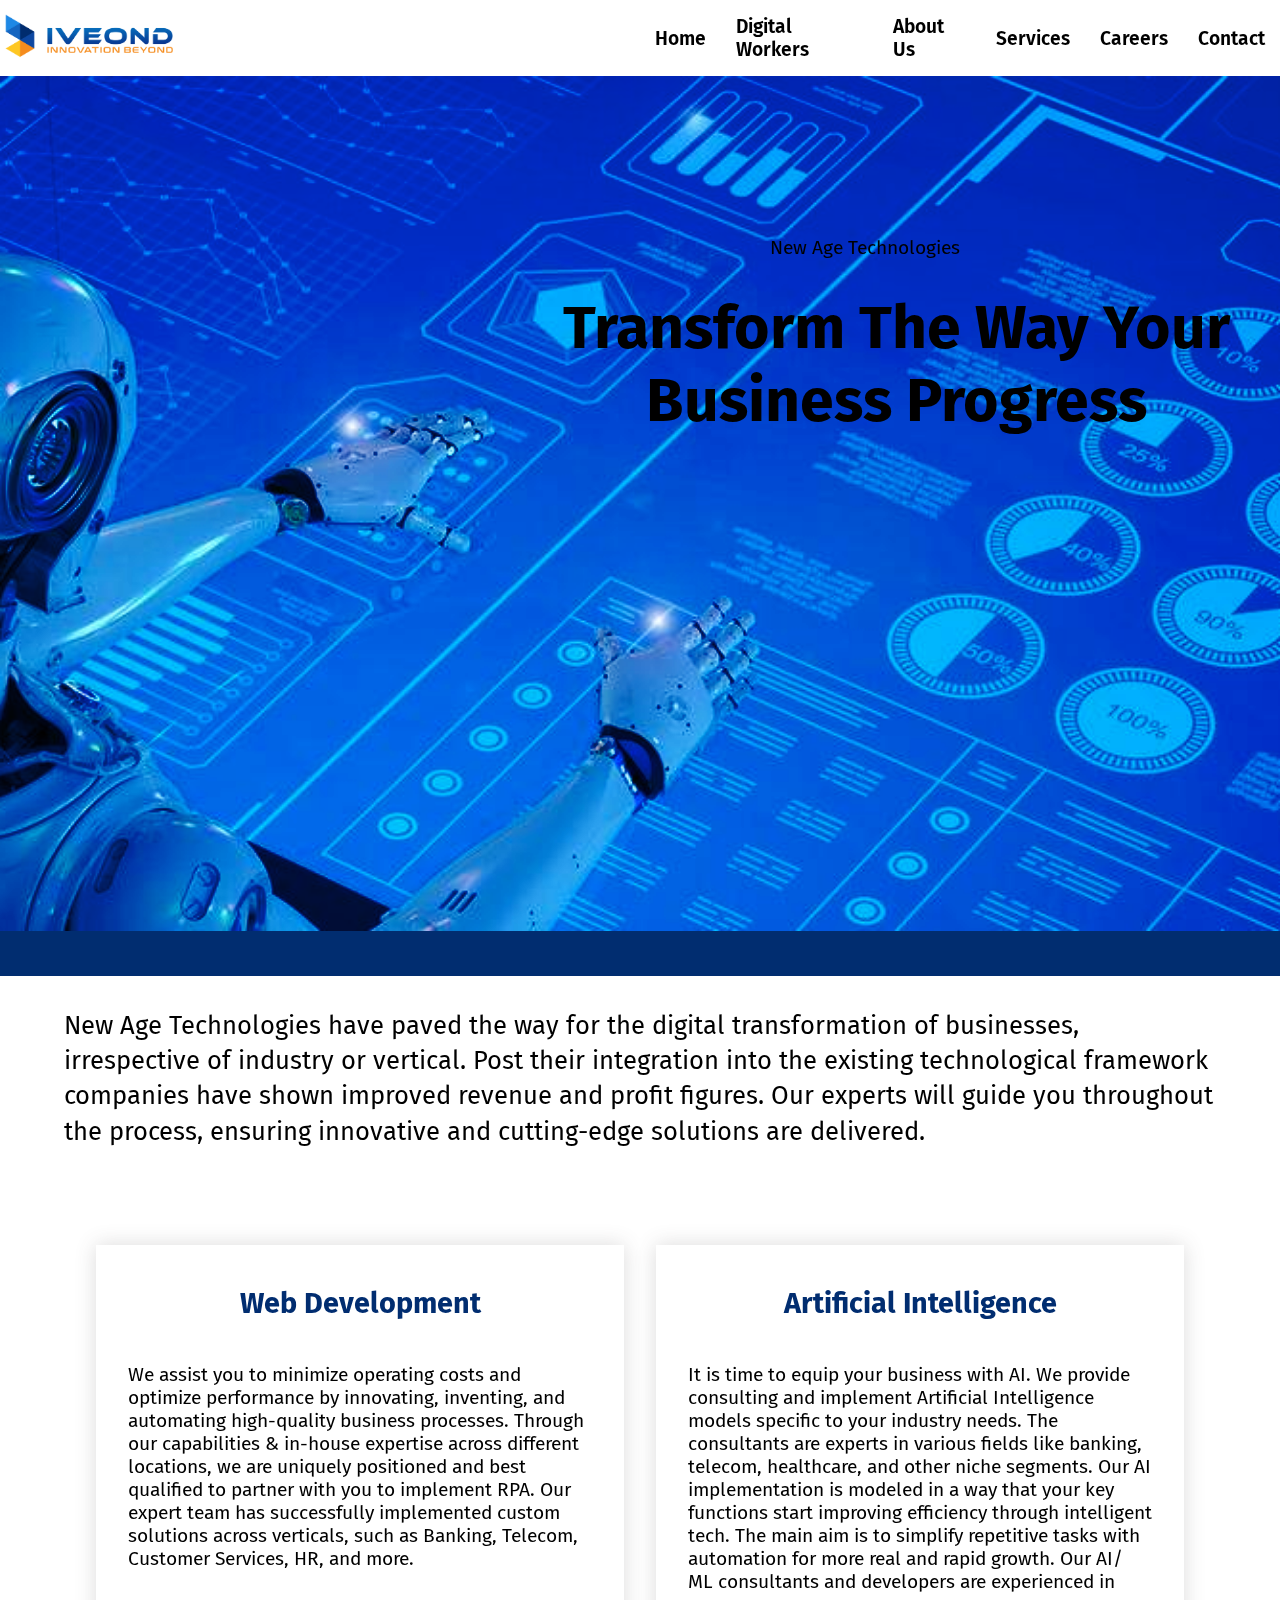
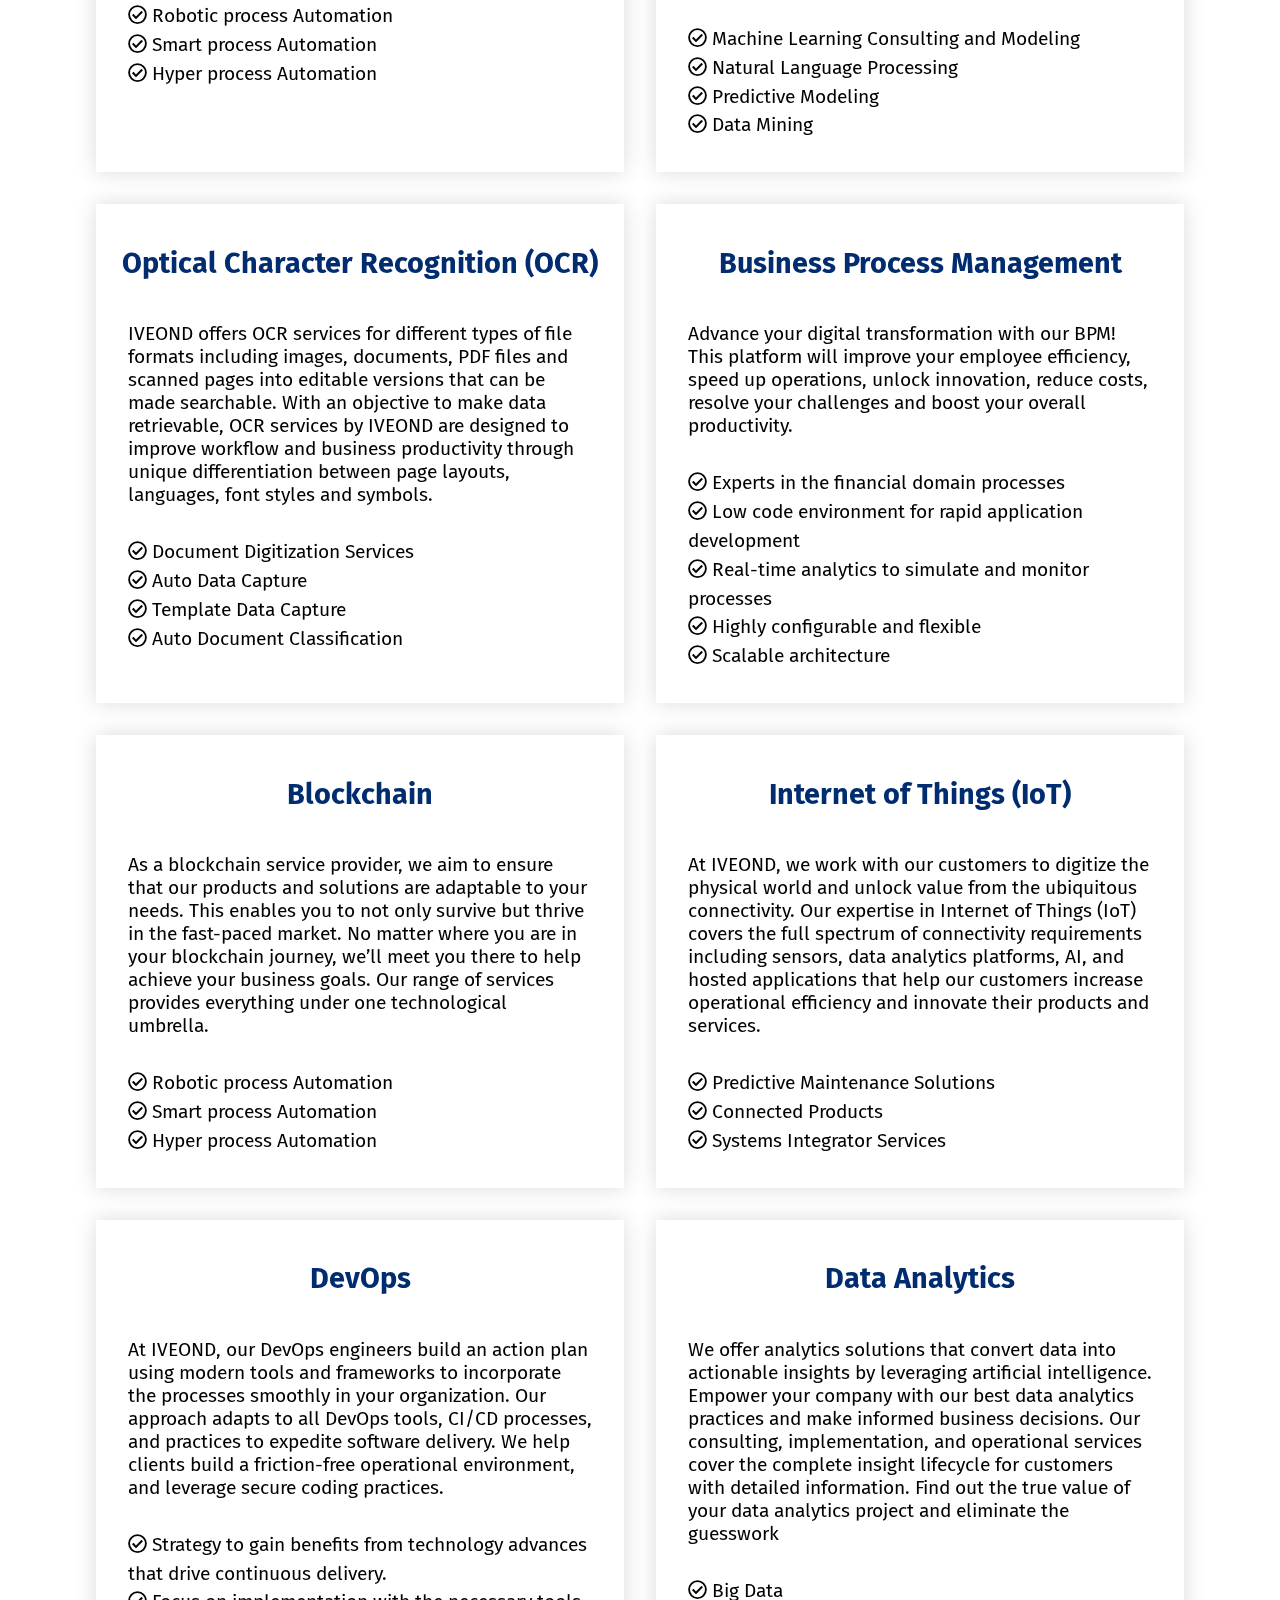
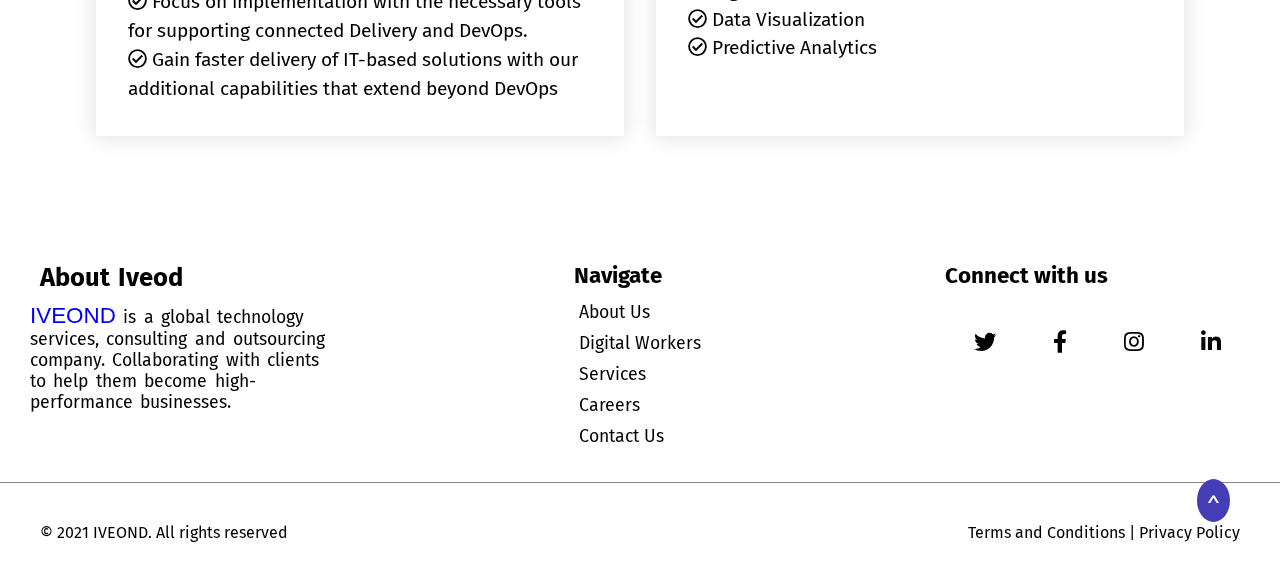
<file: newAge-Technologies.html>
<!DOCTYPE html>
<html>
    <head>
        <meta charset="utf-8">
        <meta name="viewport" content="width=device-width, initial-scale=1.0">
        <title>New Age Technologies</title>
        <link rel="stylesheet" href="https://use.fontawesome.com/releases/v5.13.0/css/all.css"/>
        <link rel="stylesheet" href="style.css">    
    </head>
    <body>
        <header id="header">
            <a><img src="Images/IVEOND-Logo.png" alt="logo" width="180px" height="50px"></a>           
            <a href="#" class="menu" onclick="openMenu()"><i class="fas fa-bars"></i></a>
            <nav class="navbar">
                <ul class="navbar-nav">
                    <li><a href="index.html">home</a></li>
                    <li class="dropdown"><a href="#" class="dropdownBtn">digital workers</a>
                    <ul class="dropdownMenu">
                        <li><a href="digitalWorkers.html">what are digital workers</a></li>
                        <li><a href="rpa.html">Rpa</a></li>
                        <li><a href="naturalLangProc.html">natural language processing</a></li>
                        <li><a href="chatbots.html">chatbots</a></li>
                        <li><a href="processMining.html">process mining</a></li>
                    </ul>
                    </li>
                    <li><a href="about.html">about us</a></li>
                    <li class="dropdown"><a href="#" class="dropdownBtn">services</a>
                    <ul class="dropdownMenu">
                        <li><a href="newAge-Technologies.html">new age technologies</a></li>
                        <li><a href="security-services.html">security services</a></li>
                        <li><a href="applicaton-development.html">application development</a></li>
                        <li><a href="infrastructure-services.html">infrastructure services</a></li>
                        <li><a href="managed-services.html">managed services</a></li>
                    </ul>
                </li>
                    <li><a href="careers.html">careers</a></li>
                    <li><a href="contact.html">contact</a></li>
                </ul>
            </nav>
        </header>
         <!--main-->
        <main id="newAgeTechnology" class="services-technology">
            <div class="servicesMain-Head">
                <div class="bg bgnew-tech"></div>
                <div class="overlay"></div>
                <div class="servicesmainHead-Content">
                    <p>new age technologies</p>
                    <h2>Transform the way your business progress</h2>
                </div>
            </div>
            <div class="services-content">
                <p>New Age Technologies have paved the way for the digital transformation of businesses, irrespective of industry or vertical. Post their integration into the existing technological framework companies have shown improved revenue and profit figures. Our experts will guide you throughout the process, ensuring innovative and cutting-edge solutions are delivered.</p>
            </div>
            <div class="cards-content">
                <div class="services-cards" data-aos="zoom-in">
                    <div class="services-card">
                        <h5>Web Development</h5>
                        <p>We assist you to minimize operating costs and optimize performance by innovating, inventing, and automating high-quality business processes. Through our capabilities & in-house expertise across different locations, we are uniquely positioned and best qualified to partner with you to implement RPA. Our expert team has successfully implemented custom solutions across verticals, such as Banking, Telecom, Customer Services, HR, and more.</p>
                        <div class="services-check">
                            <p><i class="far fa-check-circle"></i> Robotic process Automation</p>
                            <p><i class="far fa-check-circle"></i> Smart process Automation</p>
                            <p><i class="far fa-check-circle"></i> Hyper process Automation</p>
                        </div>
                    </div>
                    <div class="services-card">
                        <h5>Artificial Intelligence</h5>
                        <p>It is time to equip your business with AI. We provide consulting and implement Artificial Intelligence models specific to your industry needs. The consultants are experts in various fields like banking, telecom, healthcare, and other niche segments. Our AI implementation is modeled in a way that your key functions start improving efficiency through intelligent tech. The main aim is to simplify repetitive tasks with automation for more real and rapid growth. Our AI/ ML consultants and developers are experienced in</p>
                        <div class="services-check">
                            <p><i class="far fa-check-circle"></i> Machine Learning Consulting and Modeling</p>
                            <p><i class="far fa-check-circle"></i> Natural Language Processing</p>
                            <p><i class="far fa-check-circle"></i> Predictive Modeling</p>
                            <p><i class="far fa-check-circle"></i> Data Mining</p>
                        </div>
                    </div>
                    <div class="services-card">
                        <h5>Optical Character Recognition (OCR)</h5>
                        <p>IVEOND offers OCR services for different types of file formats including images, documents, PDF files and scanned pages into editable versions that can be made searchable. With an objective to make data retrievable, OCR services by IVEOND are designed to improve workflow and business productivity through unique differentiation between page layouts, languages, font styles and symbols.</p>
                        <div class="services-check">
                            <p><i class="far fa-check-circle"></i></i> Document Digitization Services</p>
                            <p><i class="far fa-check-circle"></i> Auto Data Capture</p>
                            <p><i class="far fa-check-circle"></i> Template Data Capture</p>
                            <p><i class="far fa-check-circle"></i> Auto Document Classification</p>
                        </div> 
                    </div>
                    <div class="services-card">
                        <h5>Business Process Management</h5>
                        <p>Advance your digital transformation with our BPM! This platform will improve your employee efficiency, speed up operations, unlock innovation, reduce costs, resolve your challenges and boost your overall productivity.</p>
                        <div class="services-check">
                            <p><i class="far fa-check-circle"></i> Experts in the financial domain processes</p>
                            <p><i class="far fa-check-circle"></i> Low code environment for rapid application development</p>
                            <p><i class="far fa-check-circle"></i> Real-time analytics to simulate and monitor processes</p>
                            <p><i class="far fa-check-circle"></i> Highly configurable and flexible
                            </p>
                            <p><i class="far fa-check-circle"></i> Scalable architecture
                            </p>
                        </div>
                    </div>
                    <div class="services-card">
                        <h5>Blockchain</h5>
                        <p>As a blockchain service provider, we aim to ensure that our products and solutions are adaptable to your needs. This enables you to not only survive but thrive in the fast-paced market. No matter where you are in your blockchain journey, we’ll meet you there to help achieve your business goals. Our range of services provides everything under one technological umbrella.
                        </p>
                        <div class="services-check">
                            <p><i class="far fa-check-circle"></i> Robotic process Automation</p>
                            <p><i class="far fa-check-circle"></i> Smart process Automation</p>
                            <p><i class="far fa-check-circle"></i> Hyper process Automation</p>
                        </div>
                    </div>
                    <div class="services-card">
                        <h5>Internet of Things (IoT)</h5>
                        <p>At IVEOND, we work with our customers to digitize the physical world and unlock value from the ubiquitous connectivity. Our expertise in Internet of Things (IoT) covers the full spectrum of connectivity requirements including sensors, data analytics platforms, AI, and hosted applications that help our customers increase operational efficiency and innovate their products and services.</p>
                        <div class="services-check">
                            <p><i class="far fa-check-circle"></i> Predictive Maintenance Solutions</p>
                            <p><i class="far fa-check-circle"></i> Connected Products</p>
                            <p><i class="far fa-check-circle"></i> Systems Integrator Services</p>
                        </div>
                    </div>
                    <div class="services-card">
                        <h5>DevOps</h5>
                        <p>At IVEOND, our DevOps engineers build an action plan using modern tools and frameworks to incorporate the processes smoothly in your organization. Our approach adapts to all DevOps tools, CI/CD processes, and practices to expedite software delivery. We help clients build a friction-free operational environment, and leverage secure coding practices.</p>
                        <div class="services-check">
                            <p><i class="far fa-check-circle"></i> Strategy to gain benefits from technology advances that drive continuous delivery.</p>
                            <p><i class="far fa-check-circle"></i> Focus on implementation with the necessary tools for supporting connected Delivery and DevOps.</p>
                            <p><i class="far fa-check-circle"></i> Gain faster delivery of IT-based solutions with our additional capabilities that extend beyond DevOps</p>
                        </div>
                    </div>
                    <div class="services-card">
                        <h5>Data Analytics</h5>
                        <p>We offer analytics solutions that convert data into actionable insights by leveraging artificial intelligence. Empower your company with our best data analytics practices and make informed business decisions. Our consulting, implementation, and operational services cover the complete insight lifecycle for customers with detailed information. Find out the true value of your data analytics project and eliminate the guesswork</p>
                        <div class="services-check">
                            <p><i class="far fa-check-circle"></i> Big Data</p>
                            <p><i class="far fa-check-circle"></i> Data Visualization</p>
                            <p><i class="far fa-check-circle"></i> Predictive Analytics</p>
                        </div>
                    </div>
                </div>
            </div>
        </main>
    <!--/main-->
        <footer>
            <div id="iveondFooter">
            <div class="iveond-content">
                    <h4>about iveod</h4>
                    <p><span class="innovation">IVEOND</span> is a global technology services, consulting and outsourcing company. Collaborating with clients to help them become high-performance businesses.</p>
            </div>
            <div class="navigate">
                <h4>Navigate</h4>
                <div class="navigate-links">
                <a href="about.html">About us</a>
                <a href="digitalWorkers.html">digital workers</a>
                <a href="newAge-Technologies.html">services</a>
                <a href="careers.html">careers</a>
                <a href="contact.html">contact us</a>
                </div>
            </div>
                <div class="social">
                    <h4>Connect with us</h4>
                    <div class="socialLinks">
                <a href="#"><span class="links"><i class="fab fa-twitter"></span></i></a>
                <a href="#"><span class="links"><i class="fab fa-facebook-f"></i></span></i></a>
                <a href="#"><span class="links"><i class="fab fa-instagram"></i></span></a>
                <a href="#"><span class="links"><i class="fab fa-linkedin-in"></i></span></a>
                </div>
            </div>
            </div>
            <div class="footerEnd">
                <!-- <p>Designed and Curated by <a href="#">Syed</a></p> -->
                <p>&copy; 2021 IVEOND. All rights reserved</p>
                <div class="termsPrivacy">
                    <a href="#">Terms and Conditions</a> |
                    <a href="#">Privacy Policy</a>
                </div>
            </div>
            <a href="#header" class="navigateArrow">^</a>
        </footer>
        <div id="sideMenu" class="sideNavbar">
            <a href="#" class="sideMenuBtn" onclick="closeMenu()">&times;</a>
            <a href="index.html">home</a>
            <a href="#">digital workers</a>
            <a href="about.html">about us</a>
            <a href="newAge-Technologies.html">services</a>
            <a href="careers.html">careers</a>
            <a href="contact.html">contact</a>
        </div>
        <script src="script.js"></script>
    </body>
</html>
</file>
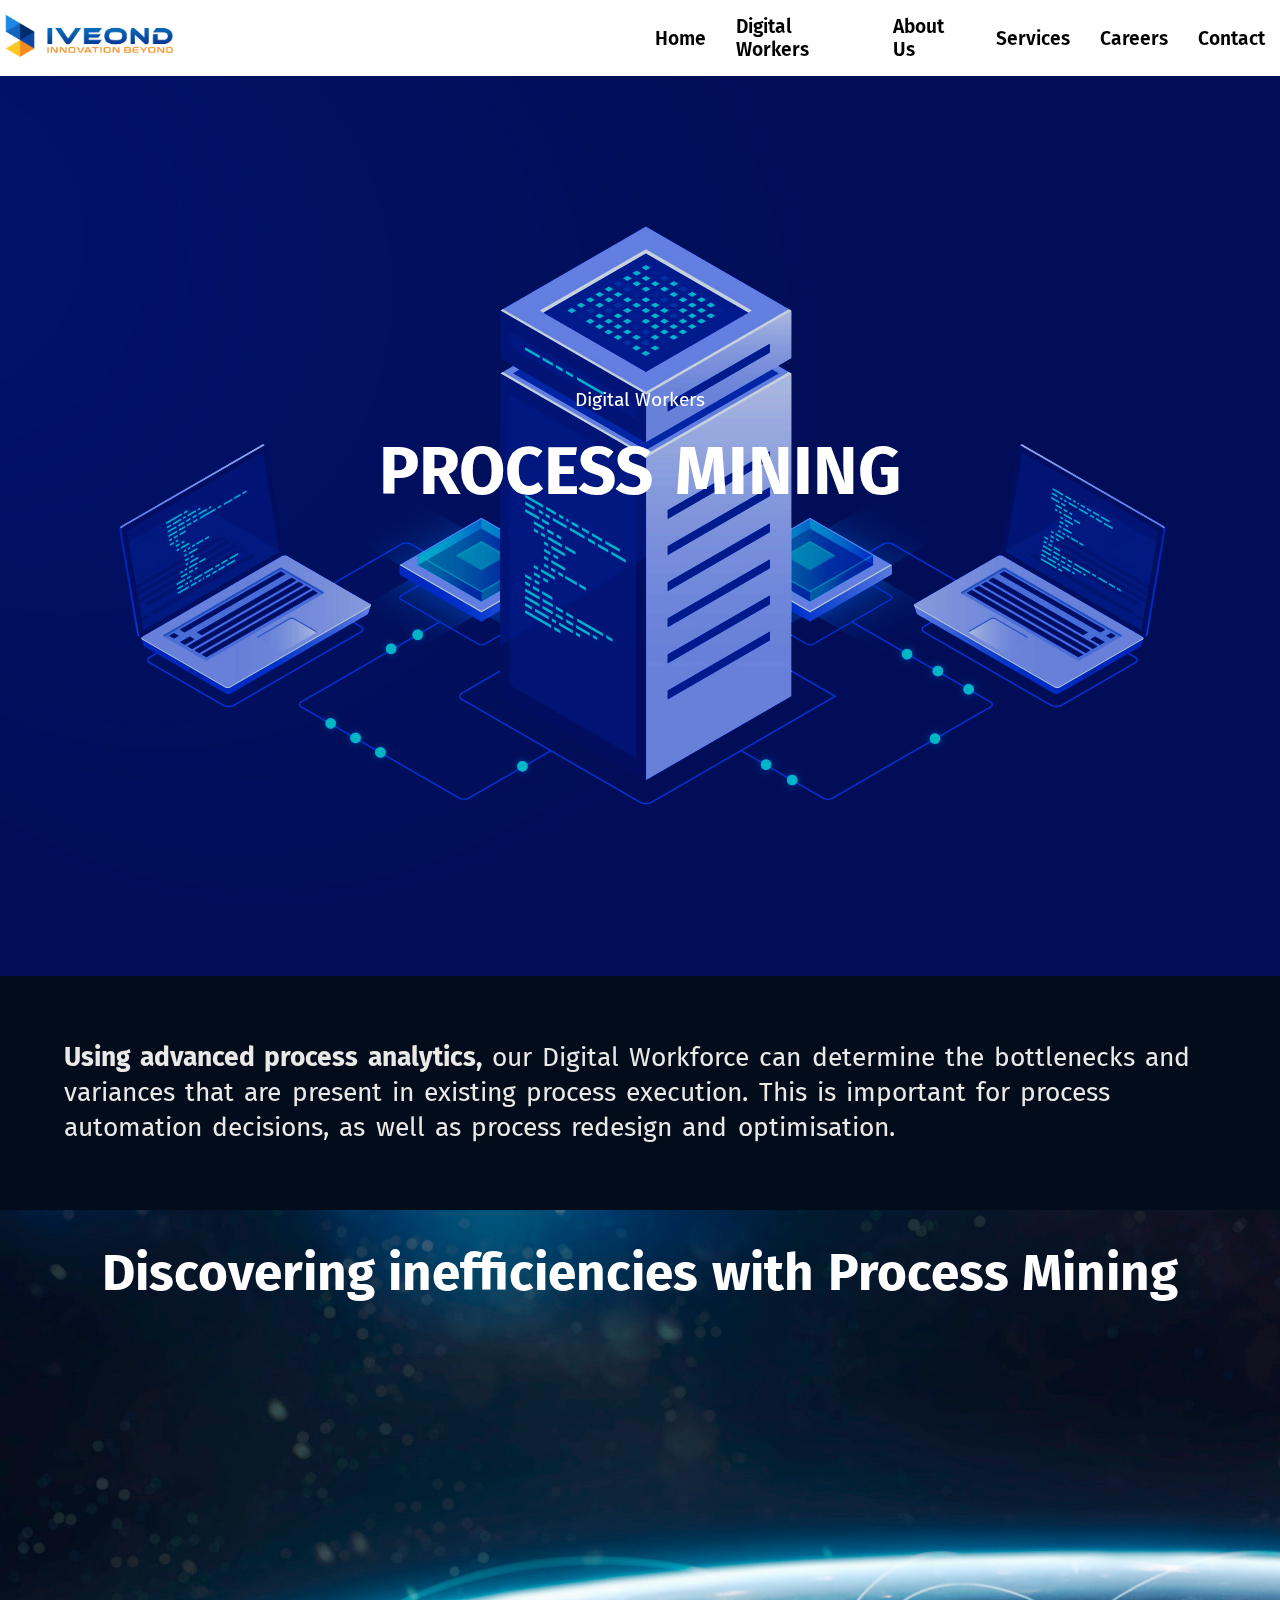
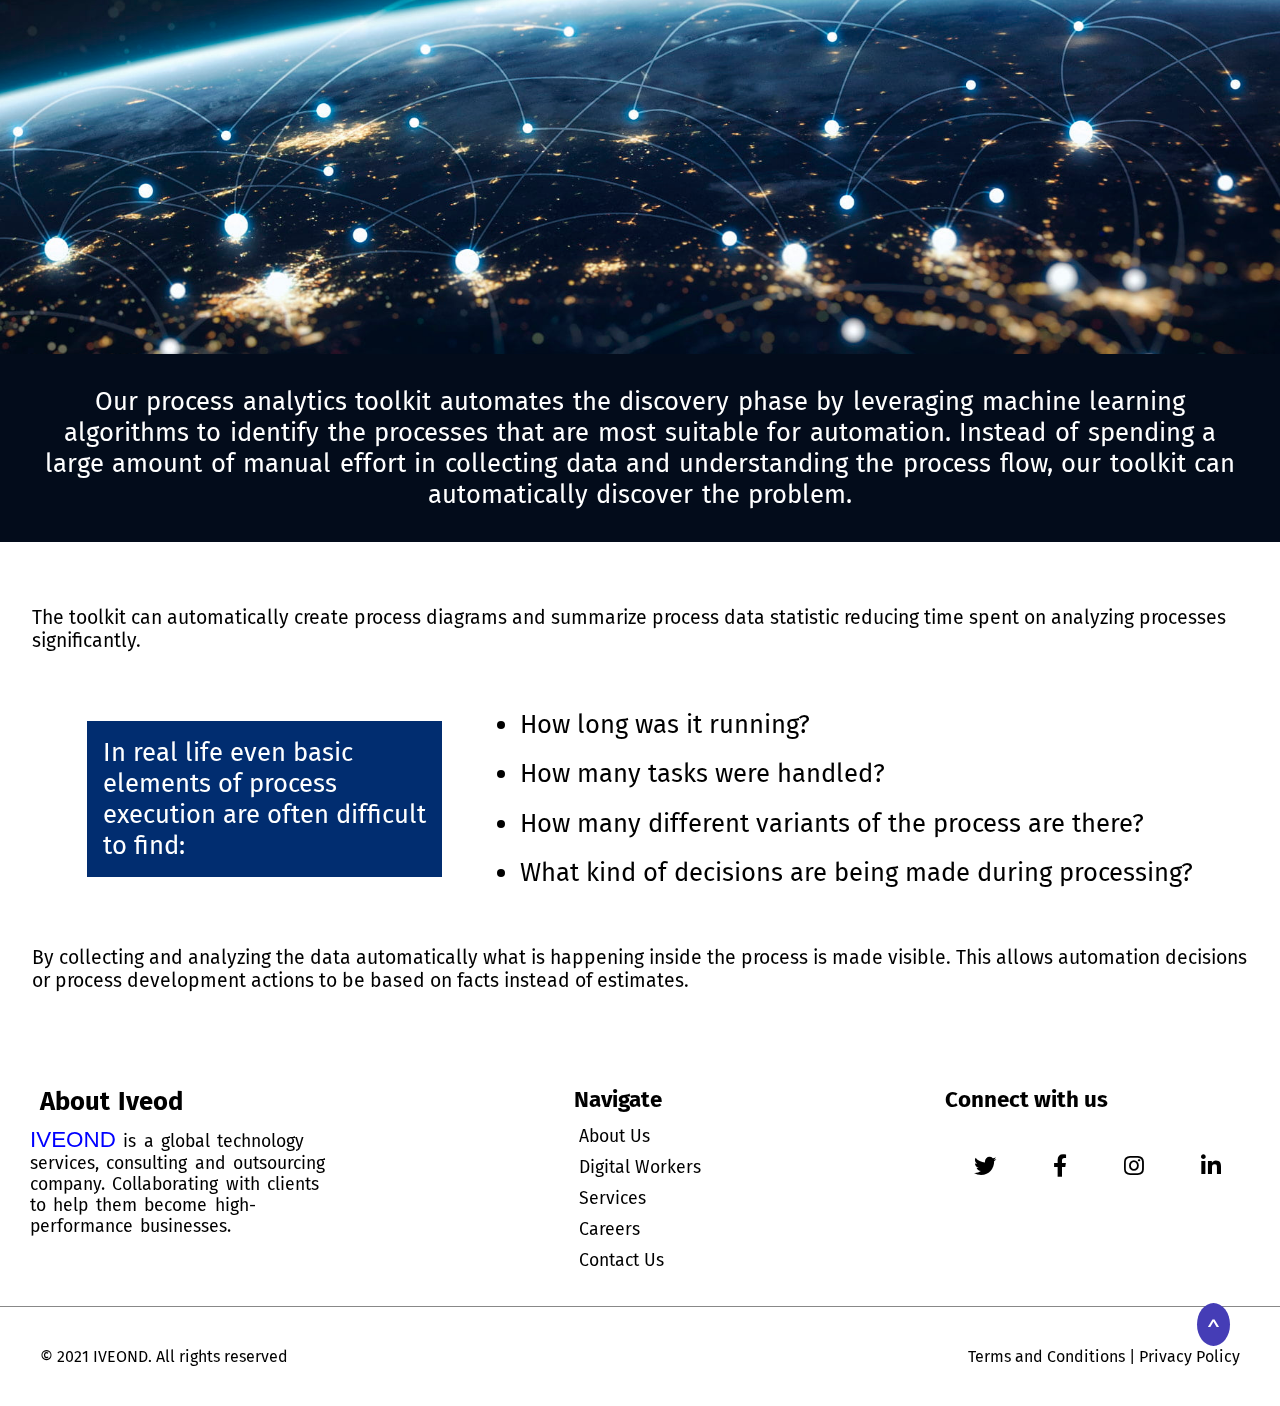
<file: processMining.html>
<!DOCTYPE html>
<html>
    <head>
        <meta charset="utf-8">
        <meta name="viewport" content="width=device-width, initial-scale=1.0">
        <title>Process Mining | Digital Workers</title>
        <link rel="stylesheet" href="https://use.fontawesome.com/releases/v5.13.0/css/all.css"/>
        <link rel="stylesheet" href="style.css">    
    </head>
    <body>
        <header>
            <a><img src="Images/IVEOND-Logo.png" alt="logo" width="180px" height="50px"></a>            <a href="#" class="menu" onclick="openMenu()"><i class="fas fa-bars"></i></a>
            <nav class="navbar">
                <ul class="navbar-nav">
                    <li><a href="index.html">home</a></li>
                    <li class="dropdown"><a href="#" class="dropdownBtn">digital workers</a>
                    <ul class="dropdownMenu">
                        <li><a href="digitalWorkers.html">what are digital workers</a></li>
                        <li><a href="rpa.html">Rpa</a></li>
                        <li><a href="naturalLangProc.html">natural language processing</a></li>
                        <li><a href="chatbots.html">chatbots</a></li>
                        <li><a href="processMining.html">process mining</a></li>
                    </ul>
                    </li>
                    <li><a href="about.html">about us</a></li>
                    <li class="dropdown"><a href="#" class="dropdownBtn">services</a>
                    <ul class="dropdownMenu">
                        <li><a href="newAge-Technologies.html">new age technologies</a></li>
                        <li><a href="security-services.html">security services</a></li>
                        <li><a href="applicaton-development.html">application development</a></li>
                        <li><a href="applicaton-development.html">infrastructure services</a></li>
                        <li><a href="managed-services.html">managed services</a></li>
                    </ul>
                </li>
                    <li><a href="careers.html">careers</a></li>
                    <li><a href="contact.html">contact</a></li>
                </ul>
            </nav>
        </header>
        <main id="processMining" class="digitalworkers">
            <div class="dw-main">
                <div class="bg bgpm"></div>
                <div class="overlay" style="height: 100%;"></div>
                <div class="dwHeading">
                    <p>Digital Workers</p>
                    <h2>Process Mining</h2>
                </div>
            </div>  
                <div class="process-content">
                    <p><span class="bolder">Using advanced process analytics,</span> our Digital Workforce can determine the bottlenecks and variances that are present in existing process execution. This is important for process automation decisions, as well as process redesign and optimisation.</p>
                </div>
                <div class="processMining-content">
                    <div class="bg bgmc"></div>
                    <div class="miningSubHead">
                        <h3>Discovering inefficiencies with Process Mining</h3>
                        <p>Our process analytics toolkit automates the discovery phase by leveraging machine learning algorithms to identify the processes that are most suitable for automation. Instead of spending a large amount of manual effort in collecting data and understanding the process flow, our toolkit can automatically discover the problem.
                        </p>
                    </div>
                </div>
                <div class="mining-content">
                    <p>The toolkit can automatically create process diagrams and summarize process data statistic reducing time spent on analyzing processes significantly.</p>
                    <div class="mining-about">
                        <p>In real life even basic elements of process execution are often difficult to find:</p>
                    <ul class="miningList">
                        <li> How long was it running?</li>
                        <li> How many tasks were handled?</li>
                        <li> How many different variants of the process are there?</li>
                        <li> What kind of decisions are being made during processing?

                        </li>
                    </ul>
                    </div>
                    <p>By collecting and analyzing the data automatically what is happening inside the process is made visible. This allows automation decisions or process development actions to be based on facts instead of estimates.</p>
                </div>
        </main>
        <footer>
            <div id="iveondFooter">
            <div class="iveond-content">
                    <h4>about iveod</h4>
                    <p><span class="innovation">IVEOND</span> is a global technology services, consulting and outsourcing company. Collaborating with clients to help them become high-performance businesses.</p>
            </div>
            <div class="navigate">
                <h4>Navigate</h4>
                <div class="navigate-links">
                <a href="about.html">About us</a>
                <a href="digitalWorkers.html">digital workers</a>
                <a href="newAge-Technologies.html">services</a>
                <a href="careers.html">careers</a>
                <a href="contact.html">contact us</a>
                </div>
            </div>
                <div class="social">
                    <h4>Connect with us</h4>
                    <div class="socialLinks">
                <a href="#"><span class="links"><i class="fab fa-twitter"></span></i></a>
                <a href="#"><span class="links"><i class="fab fa-facebook-f"></i></span></i></a>
                <a href="#"><span class="links"><i class="fab fa-instagram"></i></span></a>
                <a href="#"><span class="links"><i class="fab fa-linkedin-in"></i></span></a>
                </div>
            </div>
            </div>
            <div class="footerEnd">
                <!-- <p>Designed and Curated by <a href="#">Syed</a></p> -->
                <p>&copy; 2021 IVEOND. All rights reserved</p>
                <div class="termsPrivacy">
                    <a href="#">Terms and Conditions</a> |
                    <a href="#">Privacy Policy</a>
                </div>
            </div>
            <a href="#header" class="navigateArrow">^</a>
        </footer>
        <div id="sideMenu" class="sideNavbar">
            <a href="#" class="sideMenuBtn" onclick="closeMenu()">&times;</a>
            <a href="index.html">home</a>
            <a href="#">digital workers</a>
            <a href="about.html">about us</a>
            <a href="newAge-Technologies.html">services</a>
            <a href="careers.html">careers</a>
            <a href="contact.html">contact</a>
        </div>
        <script src="script.js"></script>
        </body>
</file>
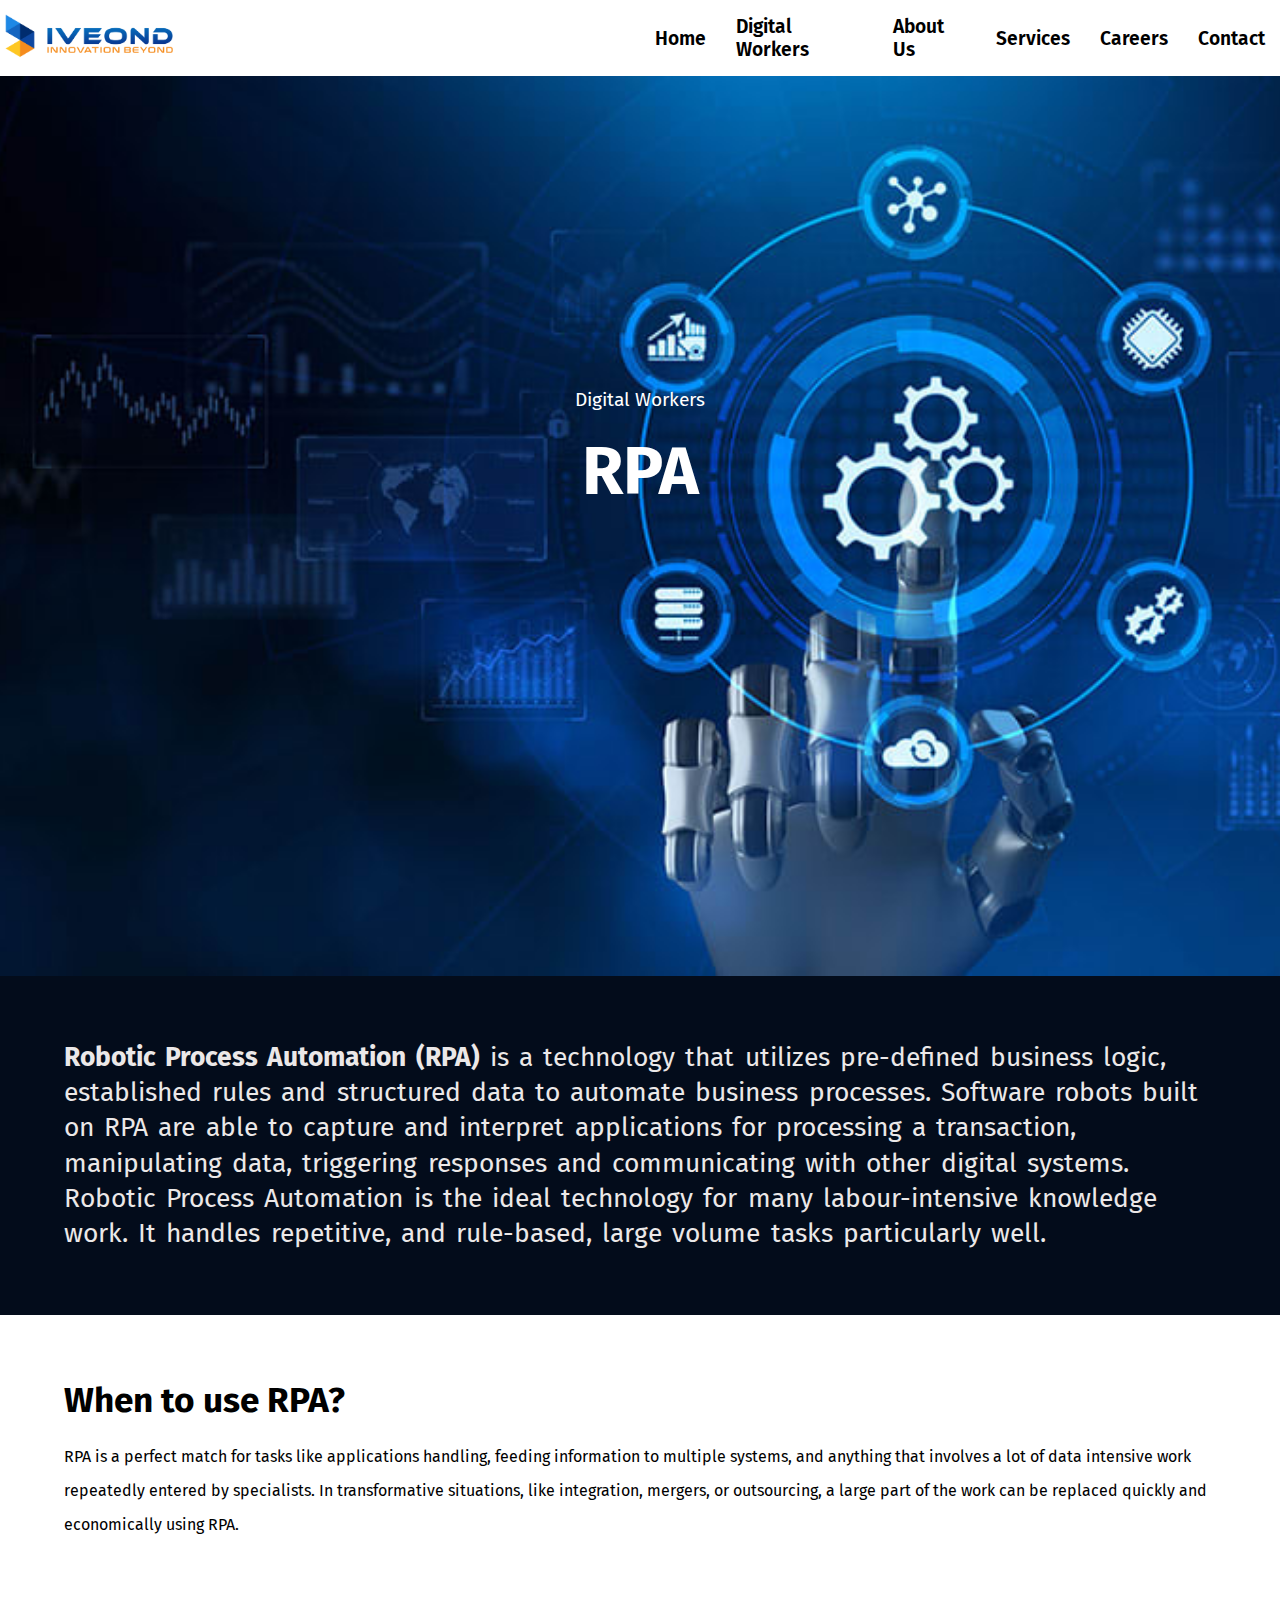
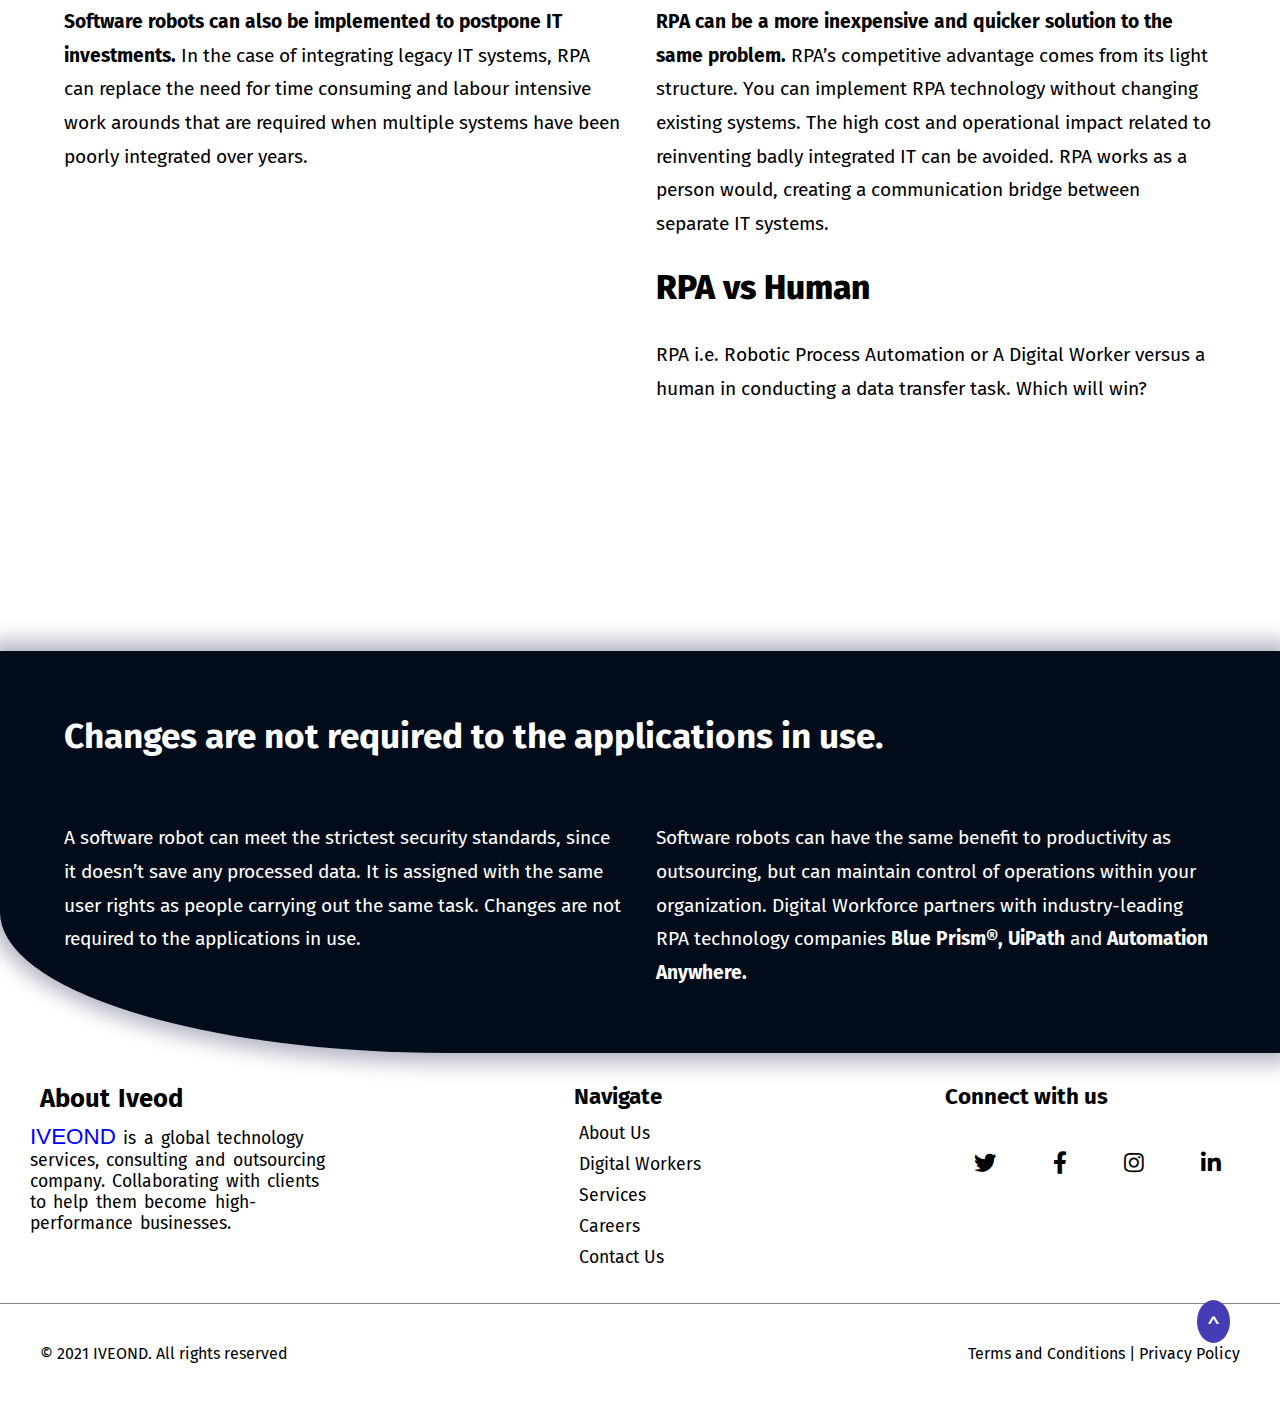
<file: rpa.html>
<!DOCTYPE html>
<html>
    <head>
        <meta charset="utf-8">
        <meta name="viewport" content="width=device-width, initial-scale=1.0">
        <title>RPA | Digital Workers</title>
        <link rel="stylesheet" href="https://use.fontawesome.com/releases/v5.13.0/css/all.css"/>
        <link rel="stylesheet" href="style.css">    
    </head>
    <body>
        <header id="header">
            <a><img src="Images/IVEOND-Logo.png" alt="logo" width="180px" height="50px"></a>            <a href="#" class="menu" onclick="openMenu()"><i class="fas fa-bars"></i></a>
            <nav class="navbar">
                <ul class="navbar-nav">
                    <li><a href="index.html">home</a></li>
                    <li class="dropdown"><a href="#" class="dropdownBtn">digital workers</a>
                    <ul class="dropdownMenu">
                        <li><a href="digitalWorkers.html">what are digital workers</a></li>
                        <li><a href="rpa.html">Rpa</a></li>
                        <li><a href="naturalLangProc.html">natural language processing</a></li>
                        <li><a href="chatbots.html">chatbots</a></li>
                        <li><a href="processMining.html">process mining</a></li>
                    </ul>
                    </li>
                    <li><a href="about.html">about us</a></li>
                    <li class="dropdown"><a href="#" class="dropdownBtn">services</a>
                    <ul class="dropdownMenu">
                        <li><a href="newAge-Technologies.html">new age technologies</a></li>
                        <li><a href="security-services.html">security services</a></li>
                        <li><a href="applicaton-development.html">application development</a></li>
                        <li><a href="infrastructure-services.html">infrastructure services</a></li>
                        <li><a href="managed-services.html">managed services</a></li>
                    </ul>
                </li>
                    <li><a href="careers.html">careers</a></li>
                    <li><a href="contact.html">contact</a></li>
                </ul>
            </nav>
        </header>
        <main id="chatbot" class="digitalworkers">
            <div class="dw-main">
                <div class="bg bgrpa"></div>
                <!-- <div class="overlay"></div> -->
                <div class="dwHeading">
                    <p>Digital Workers</p>
                    <h2>RPA</h2>
                </div>
            </div>  
            <div class="process-content">
                <p><span class="bolder">Robotic Process Automation (RPA)</span> is a technology that utilizes pre-defined business logic, established rules and structured data to automate business processes. Software robots built on RPA are able to capture and interpret applications for processing a transaction, manipulating data, triggering responses and communicating with other digital systems. Robotic Process Automation is the ideal technology for many labour-intensive knowledge work. It handles repetitive, and rule-based, large volume tasks particularly well.</p>
            </div>
            <div class="useRpa">
                <h4>When to use RPA?</h4>
                <p>RPA is a perfect match for tasks like applications handling, feeding information to multiple systems, and anything that involves a lot of data intensive work repeatedly entered by specialists. In transformative situations, like integration, mergers, or outsourcing, a large part of the work can be replaced quickly and economically using RPA.</p>
                <div class="rpa-content">
                    <p><span class="bolder">Software robots can also be implemented to postpone IT investments.</span> In the case of integrating legacy IT systems, RPA can replace the need for time consuming and labour intensive work arounds that are required when multiple systems have been poorly integrated over years.</p>
                    <p><span class="bolder">RPA can be a more inexpensive and quicker solution to the same problem.</span> RPA’s competitive advantage comes from its light structure. You can implement RPA technology without changing existing systems. The high cost and operational impact related to reinventing badly integrated IT can be avoided. RPA works as a person would, creating a communication bridge between separate IT systems.</p>
                    <iframe width="560" height="315" src="https://www.youtube.com/embed/cB9H-7UF6Pg" title="YouTube video player" frameborder="0" allow="accelerometer; autoplay; clipboard-write; encrypted-media; gyroscope; picture-in-picture" allowfullscreen></iframe>
                    <p><span class="bigBolder">RPA vs Human</span>
                        RPA i.e. Robotic Process Automation or A Digital Worker versus a human in conducting a data transfer task. Which will win?</p>
                </div>
            </div>
            <div class="useRpa curve" style="background-color:#030c1b;color:white;">
                <h4>Changes are not required to the applications in use.</h4>
                <div class="rpa-content">
                    <p>A software robot can meet the strictest security standards, since it doesn’t save any processed data. It is assigned with the same user rights as people carrying out the same task. Changes are not required to the applications in use.</p>
                    <p>Software robots can have the same benefit to productivity as outsourcing, but can maintain control of operations within your organization. Digital Workforce partners with industry-leading RPA technology companies <span class="bolder">Blue Prism®, UiPath</span> and <span class="bolder">Automation Anywhere.</span>
                </p>
                </div>
            </div>
        </main> 
        <footer>
            <div id="iveondFooter">
            <div class="iveond-content">
                    <h4>about iveod</h4>
                    <p><span class="innovation">IVEOND</span> is a global technology services, consulting and outsourcing company. Collaborating with clients to help them become high-performance businesses.</p>
            </div>
            <div class="navigate">
                <h4>Navigate</h4>
                <div class="navigate-links">
                <a href="about.html">About us</a>
                <a href="digitalWorkers.html">digital workers</a>
                <a href="newAge-Technologies.html">services</a>
                <a href="careers.html">careers</a>
                <a href="contact.html">contact us</a>
                </div>
            </div>
                <div class="social">
                    <h4>Connect with us</h4>
                    <div class="socialLinks">
                <a href="#"><span class="links"><i class="fab fa-twitter"></span></i></a>
                <a href="#"><span class="links"><i class="fab fa-facebook-f"></i></span></i></a>
                <a href="#"><span class="links"><i class="fab fa-instagram"></i></span></a>
                <a href="#"><span class="links"><i class="fab fa-linkedin-in"></i></span></a>
                </div>
            </div>
            </div>
            <div class="footerEnd">
                <!-- <p>Designed and Curated by <a href="#">Syed</a></p> -->
                <p>&copy; 2021 IVEOND. All rights reserved</p>
                <div class="termsPrivacy">
                    <a href="#">Terms and Conditions</a> |
                    <a href="#">Privacy Policy</a>
                </div>
            </div>
            <a href="#header" class="navigateArrow">^</a>
        </footer>
        <div id="sideMenu" class="sideNavbar">
            <a href="#" class="sideMenuBtn" onclick="closeMenu()">&times;</a>
            <a href="index.html">home</a>
            <a href="#">digital workers</a>
            <a href="about.html">about us</a>
            <a href="newAge-Technologies.html">services</a>
            <a href="careers.html">careers</a>
            <a href="contact.html">contact</a>
        </div>
</body>
</html>
</file>
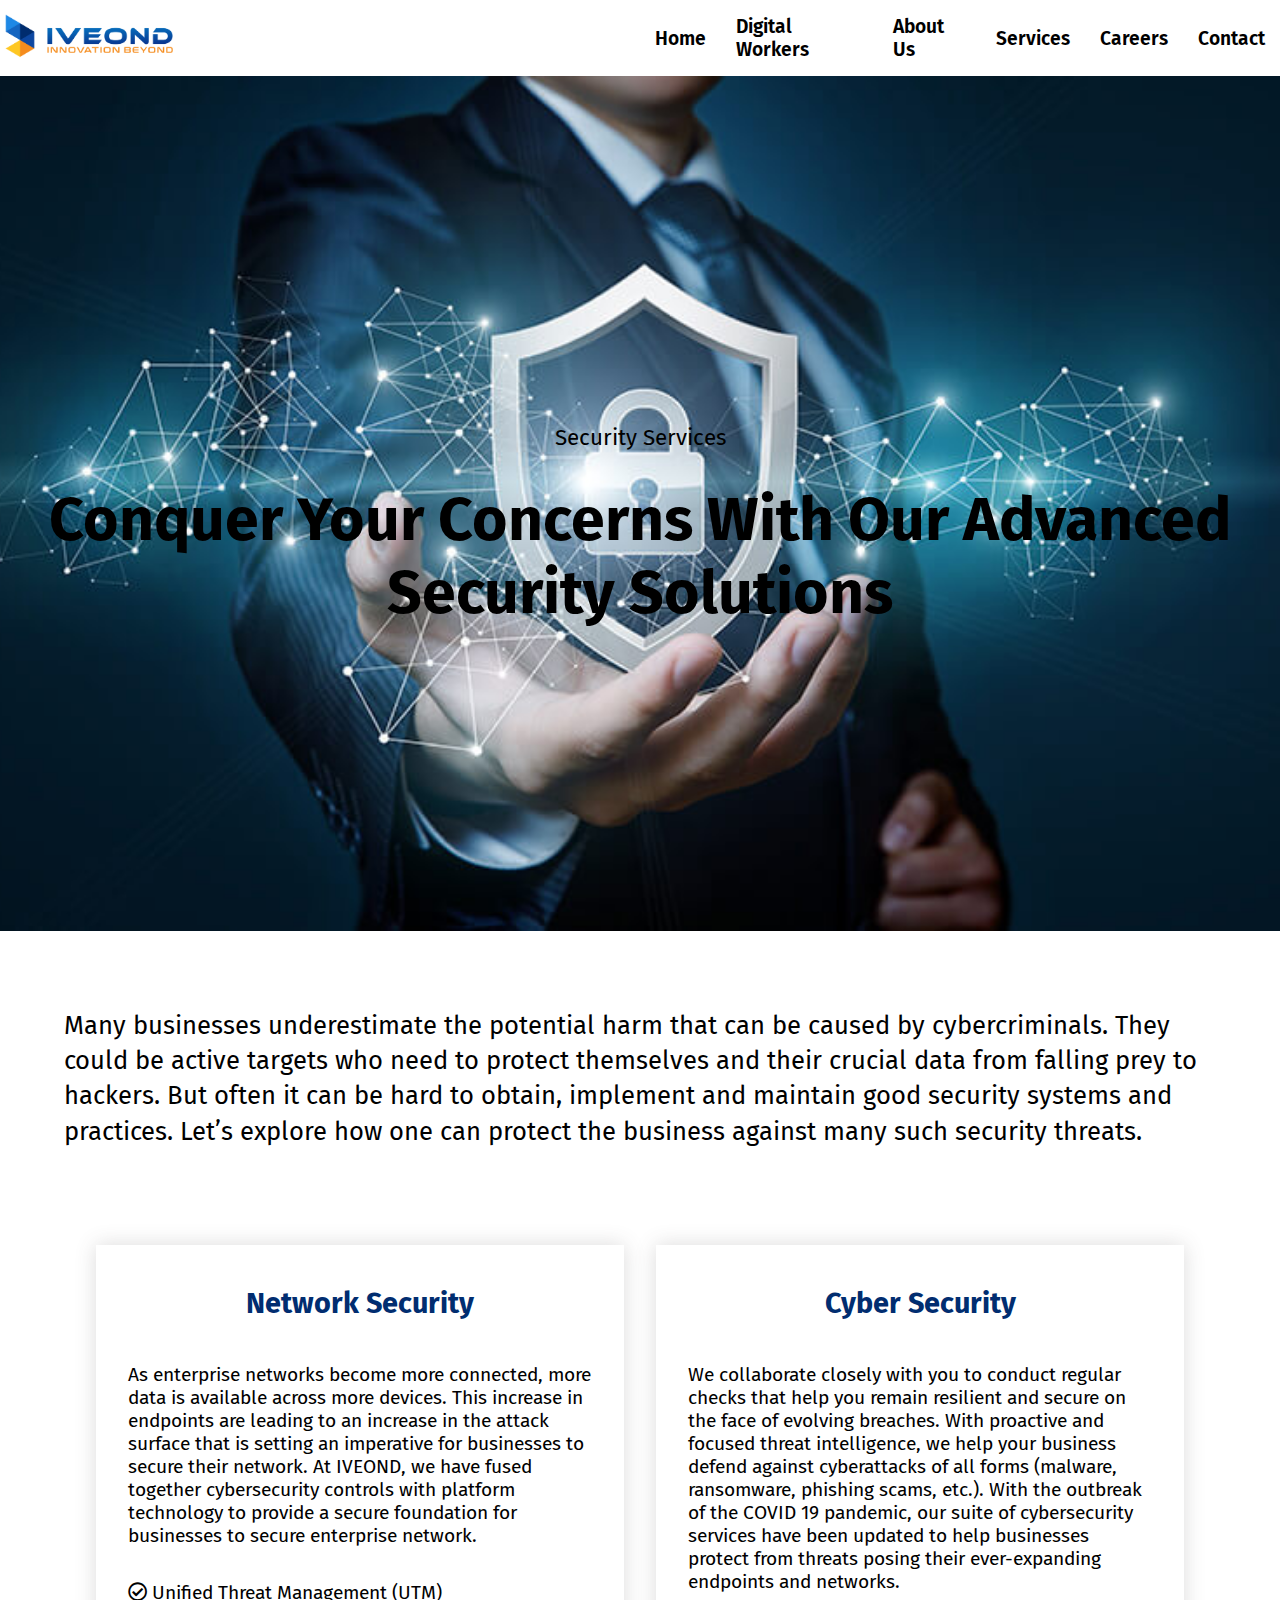
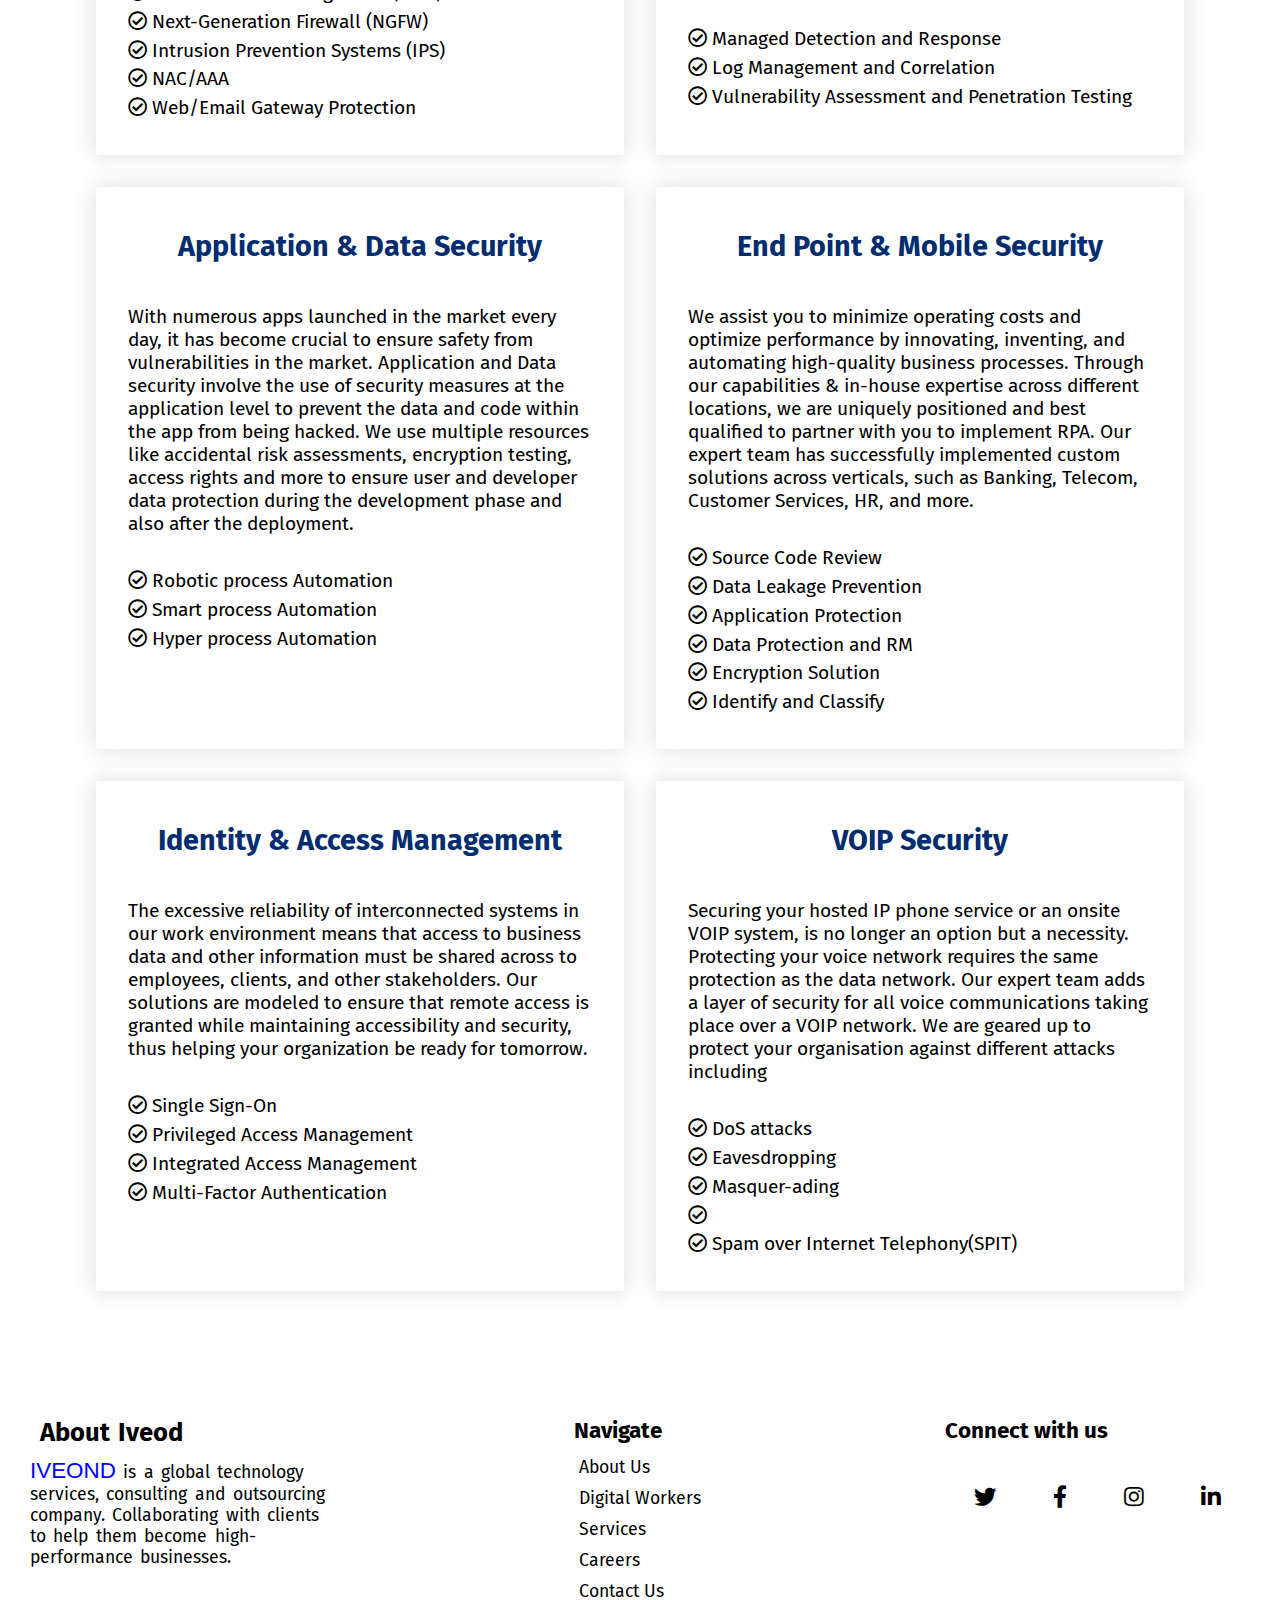
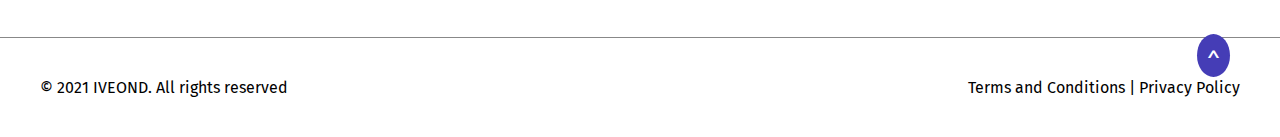
<file: security-services.html>
<!DOCTYPE html>
<html>
    <head>
        <meta charset="utf-8">
        <meta name="viewport" content="width=device-width, initial-scale=1.0">
        <title>Security Services</title>
        <link rel="stylesheet" href="https://use.fontawesome.com/releases/v5.13.0/css/all.css"/>
        <link rel="stylesheet" href="style.css">    
    </head>
    <body>
        <header id="header">
            <a><img src="Images/IVEOND-Logo.png" alt="logo" width="180px" height="50px"></a>           
             <a href="#" class="menu" onclick="openMenu()"><i class="fas fa-bars"></i></a>
            <nav class="navbar">
                <ul class="navbar-nav">
                    <li><a href="index.html">home</a></li>
                    <li class="dropdown"><a href="#" class="dropdownBtn">digital workers</a>
                    <ul class="dropdownMenu">
                        <li><a href="digitalWorkers.html">what are digital workers</a></li>
                        <li><a href="rpa.html">Rpa</a></li>
                        <li><a href="naturalLangProc.html">natural language processing</a></li>
                        <li><a href="chatbots.html">chatbots</a></li>
                        <li><a href="processMining.html">process mining</a></li>
                    </ul>
                    </li>
                    <li><a href="about.html">about us</a></li>
                    <li class="dropdown"><a href="#" class="dropdownBtn">services</a>
                    <ul class="dropdownMenu">
                        <li><a href="newAge-Technologies.html">new age technologies</a></li>
                        <li><a href="security-services.html">security services</a></li>
                        <li><a href="applicaton-development.html">application development</a></li>
                        <li><a href="infrastructure-services.html">infrastructure services</a></li>
                        <li><a href="managed-services.html">managed services</a></li>
                    </ul>
                </li>
                    <li><a href="careers.html">careers</a></li>
                    <li><a href="contact.html">contact</a></li>
                </ul>
            </nav>
        </header>
         <!--main-->
        <main id="securityServices" class="services-technology">
            <div class="serviceslanding-title">
                <div class="bg bgsecurity"></div>
                <div class="serviceslanding-content">
                    <p>Security Services</p>
                    <h2>Conquer your concerns with our advanced security solutions</h2>
                </div>
            </div>
            <div class="services-content">
                <p>Many businesses underestimate the potential harm that can be caused by cybercriminals. They could be active targets who need to protect themselves and their crucial data from falling prey to hackers. But often it can be hard to obtain, implement and maintain good security systems and practices. Let’s explore how one can protect the business against many such security threats.</p>
            </div>
            <div class="cards-content">
                <div class="services-cards">
                    <div class="services-card">
                        <h5>Network Security</h5>
                        <p>As enterprise networks become more connected, more data is available across more devices. This increase in endpoints are leading to an increase in the attack surface that is setting an imperative for businesses to secure their network. At IVEOND, we have fused together cybersecurity controls with platform technology to provide a secure foundation for businesses to secure enterprise network.</p>
                        <div class="services-check">
                            <p><i class="far fa-check-circle"></i> Unified Threat Management (UTM)</p>
                            <p><i class="far fa-check-circle"></i> Next-Generation Firewall (NGFW)</p>
                            <p><i class="far fa-check-circle"></i> Intrusion Prevention Systems (IPS)
                            </p>
                            <p><i class="far fa-check-circle"></i> NAC/AAA</p>
                            <p><i class="far fa-check-circle"></i> Web/Email Gateway Protection</p>
                        </div>
                    </div>
                    <div class="services-card">
                        <h5>Cyber Security</h5>
                        <p>We collaborate closely with you to conduct regular checks that help you remain resilient and secure on the face of evolving breaches. With proactive and focused threat intelligence, we help your business defend against cyberattacks of all forms (malware, ransomware, phishing scams, etc.). With the outbreak of the COVID 19 pandemic, our suite of cybersecurity services have been updated to help businesses protect from threats posing their ever-expanding endpoints and networks.</p>
                        <div class="services-check">
                            <p><i class="far fa-check-circle"></i> Managed Detection and Response</p>
                            <p><i class="far fa-check-circle"></i> Log Management and Correlation</p>
                            <p><i class="far fa-check-circle"></i> Vulnerability Assessment and Penetration Testing</p>
                        </div>
                    </div>
                    <div class="services-card">
                        <h5>Application & Data Security</h5>
                        <p>With numerous apps launched in the market every day, it has become crucial to ensure safety from vulnerabilities in the market. Application and Data security involve the use of security measures at the application level to prevent the data and code within the app from being hacked. We use multiple resources like accidental risk assessments, encryption testing, access rights and more to ensure user and developer data protection during the development phase and also after the deployment.</p>
                        <div class="services-check">
                            <p><i class="far fa-check-circle"></i> Robotic process Automation</p>
                            <p><i class="far fa-check-circle"></i> Smart process Automation</p>
                            <p><i class="far fa-check-circle"></i> Hyper process Automation</p>
                        </div>
                    </div>
                    <div class="services-card">
                        <h5>End Point & Mobile Security</h5>
                        <p>We assist you to minimize operating costs and optimize performance by innovating, inventing, and automating high-quality business processes. Through our capabilities & in-house expertise across different locations, we are uniquely positioned and best qualified to partner with you to implement RPA. Our expert team has successfully implemented custom solutions across verticals, such as Banking, Telecom, Customer Services, HR, and more.</p>
                        <div class="services-check">
                            <p><i class="far fa-check-circle"></i> Source Code Review</p>
                            <p><i class="far fa-check-circle"></i> Data Leakage Prevention</p>
                            <p><i class="far fa-check-circle"></i> Application Protection</p>
                            <p><i class="far fa-check-circle"></i> Data Protection and RM</p> 
                            <p><i class="far fa-check-circle"></i> Encryption Solution</p>
                            <p><i class="far fa-check-circle"></i> Identify and Classify</p>                        
                        </div>
                    </div>
                    <div class="services-card">
                        <h5>Identity & Access Management</h5>
                        <p>The excessive reliability of interconnected systems in our work environment means that access to business data and other information must be shared across to employees, clients, and other stakeholders. Our solutions are modeled to ensure that remote access is granted while maintaining accessibility and security, thus helping your organization be ready for tomorrow.
                        </p>
                        <div class="services-check">
                            <p><i class="far fa-check-circle"></i> Single Sign-On</p>
                            <p><i class="far fa-check-circle"></i> Privileged Access Management</p>
                            <p><i class="far fa-check-circle"></i> Integrated Access Management</p>
                            <p><i class="far fa-check-circle"></i> Multi-Factor Authentication</p>
                        </div>
                    </div>
                    <div class="services-card">
                        <h5>VOIP Security</h5>
                        <p>Securing your hosted IP phone service or an onsite VOIP system, is no longer an option but a necessity. Protecting your voice network requires the same protection as the data network. Our expert team adds a layer of security for all voice communications taking place over a VOIP network. We are geared up to protect your organisation against different attacks including</p>
                        <div class="services-check">
                            <p><i class="far fa-check-circle"></i> DoS attacks</p>
                            <p><i class="far fa-check-circle"></i> Eavesdropping</p>
                            <p><i class="far fa-check-circle"></i> Masquer-ading</p>
                            <p><i class="far fa-check-circle"></i></p>
                            <p><i class="far fa-check-circle"></i> Spam over Internet Telephony(SPIT)</p>
                        </div>
                    </div>
                </div>
            </div>
        </main>
    <!--/main-->
        <footer>
            <div id="iveondFooter">
            <div class="iveond-content">
                    <h4>about iveod</h4>
                    <p><span class="innovation">IVEOND</span> is a global technology services, consulting and outsourcing company. Collaborating with clients to help them become high-performance businesses.</p>
            </div>
            <div class="navigate">
                <h4>Navigate</h4>
                <div class="navigate-links">
                <a href="about.html">About us</a>
                <a href="digitalWorkers.html">digital workers</a>
                <a href="newAge-Technologies.html">services</a>
                <a href="careers.html">careers</a>
                <a href="contact.html">contact us</a>
                </div>
            </div>
                <div class="social">
                    <h4>Connect with us</h4>
                    <div class="socialLinks">
                <a href="#"><span class="links"><i class="fab fa-twitter"></span></i></a>
                <a href="#"><span class="links"><i class="fab fa-facebook-f"></i></span></i></a>
                <a href="#"><span class="links"><i class="fab fa-instagram"></i></span></a>
                <a href="#"><span class="links"><i class="fab fa-linkedin-in"></i></span></a>
                </div>
            </div>
            </div>
            <div class="footerEnd">
                <!-- <p>Designed and Curated by <a href="#">Syed</a></p> -->
                <p>&copy; 2021 IVEOND. All rights reserved</p>
                <div class="termsPrivacy">
                    <a href="#">Terms and Conditions</a> |
                    <a href="#">Privacy Policy</a>
                </div>
            </div>
            <a href="#header" class="navigateArrow">^</a>
        </footer>
        <div id="sideMenu" class="sideNavbar">
            <a href="#" class="sideMenuBtn" onclick="closeMenu()">&times;</a>
            <a href="index.html">home</a>
            <a href="#">digital workers</a>
            <a href="about.html">about us</a>
            <a href="newAge-Technologies.html">services</a>
            <a href="careers.html">careers</a>
            <a href="contact.html">contact</a>
        </div>
        <script src="script.js"></script>
    </body>
</html>
</file>
<file: style.css>
@import url('https://fonts.googleapis.com/css2?family=Fira+Sans:ital,wght@0,400;0,500;0,600;0,700;1,500;1,600;1,800&display=swap');

@import url('dropdown-Menu.css');
:root{
    --colorHover:darkslateblue;
    --background-color:#012D70;
}
body,html{
    overflow-x: hidden;
}
*{
    box-sizing: border-box;
    padding: 0px;
    margin: 0px;
    font-family: 'Fira Sans', sans-serif;
}
/*************************    Header-Section   **********************/
header{
    position: relative;
    /* top: 0px; */
    width: 100%;
    max-width: 85rem;
    display: flex;
    justify-content: space-between;
    align-items: center;
    z-index:2000;
}
/*////////    Navbar    //////////*/
.navbar{
    width: 50%;
}
.navbar-nav{
    display:flex;
    justify-content: space-around;
    align-items: center;
}
.navbar-nav li{
    list-style: none;
}
.navbar-nav li a{
    display: block;
    text-decoration: none;
    text-transform: capitalize;
    color: black;
    font-weight: 510;
    font-size: 1.2rem;
    padding:15px;
}
.navbar-nav li a:hover{
    color:#f58d1d;
}
/** Dropdown **/
.dropdownMenu{
    position: absolute;
    background-color:var(--background-color);
    display: none;
    max-width: 12rem; 
    z-index: 6;
}
.dropdownMenu li a{
    display: block;
    padding:0.8rem;
    font-size: 1.02rem;
    color: white;
}
.dropdownMenu li a:hover{
    background-color: #f58d1d;
    color: white;
}
.dropdown:hover .dropdownMenu{
    display: block;
}
.dropdown:hover .dropdownBtn{
    color: #f58d1d;
}
.light{
    color: white;
}
/**** SideNavbar ****/
.sideNavbar{
    position: absolute;
    right:0px;
    top:0px;
    background-color: #222;
    opacity: 0.7;
    width: 0px;
    height:100vh;
    z-index:1000;
    padding-top: 100px;
    text-align: center;
    transition: 0.8s;
    /* display: none; */
}
.sideNavbar a{
    overflow-x: hidden;
    display: block;
    text-transform: capitalize;
    text-decoration: none;
    color: white;
    margin-top:20px;
    font-size: 1.2rem;
    transition: 0.8s;
}
.sideNavbar a:hover{
    color: blue;
}
.sideMenuBtn{
    display: block;
    position:absolute;
    top:40px;
    left:10px;
    font-size: 3.4rem;
}
.menu{
    font-size: 1.5rem;
    filter: grayscale(100%);
    display: none;
}

/*//////// Header-Ended /////////*/
/*              main-section          */
.main{
    position: relative;
    width: 100%;
}
.homeMain{
    width: 100%;
    height: 100%;
    min-height: 34rem;
}
video{
    position: absolute;
    top:0px;
    left: 0px;
    width:100%;
    max-width: 140rem;
    z-index: 1;
}
.home h2{
    position: relative;
    height: 40%;
    font-size: 5.1rem;
    width: 85%;
    margin: 10rem;
    z-index: 10;
    padding:1.5rem;
    color:white;
    font-weight: 420;
}
.home-about{
    display: grid;
    grid-template-columns: 1fr 4fr;
    grid-column-gap: 2.5rem;
    grid-row-gap: 1.5rem;
    width: 100%;
    padding:6rem 4rem;
    font-size: 1.5rem;
    text-transform: capitalize;
}
.home-about p:nth-child(2){
    line-height: 2rem;
}
.home-about p:nth-child(1){
    background-color: var(--background-color);
    color: white;
    padding:2rem 0.3rem;
    line-height: 2.2rem;
    box-shadow: 0px 0px 20px 0px rgba(74, 66, 190,0.4);
    align-self: center;
    text-align: center;
}
.readButton{
    text-decoration: none;
    background-color: #f58d1d;
    color: white;
    font-size: 1.2rem;
    padding: 0.9rem;
    grid-column: 2/3;
    justify-self:center;
    border-top-right-radius: 25%;
}
.readButton:hover{
    box-shadow: 0px 0px 20px 0px rgba(245, 189, 84, 0.89);
}
.home-services{
    width: 100%;
    text-transform: capitalize;
    padding:2rem;
}
.headings{
    font-size: 2.5rem;
    padding:1rem;
    text-align: center;
    color: #012D70;
}
.headPara{
    width: 80%;
    margin:0.5rem auto;
    font-size: 1.2rem;
}
.homeCards{
    padding:2rem 0rem; 
     margin:3.2rem 0.1rem;
    display: grid;
    grid-template-columns: repeat(5,1fr);
    grid-gap: 0.1rem;
    height:22rem;
    width: 81rem;
}
.homeCard{
    width: 100%;
    transition: 0.5s;
    box-shadow: 0px 0px 20px 0px rgba(119, 116, 116, 0.2);
}
.homeCard a{
    text-decoration: none;
    color:black;
}
.cardtitle{
    margin-top:1rem;
    font-size: 1.2rem;
    text-align: center;
}
.card-img{
    width: 100%;
    height: 72%;
}
.homeCard:hover{
    transform: scale(0.8);
}
.fosteringTrust{
    background-color: var(--background-color);
    color: white;
    padding:2rem;
    text-align: center;
    width: 100%;
}
.fosteringCards{
    padding:2rem 0.2rem; 
    margin:2.6rem 0.1rem 1.2rem;
    display: grid;
    grid-template-columns: repeat(3,1fr);
    grid-gap: 1.2rem;
    height:22rem;
    max-width: 81rem;
    width: 100%;
}
.fosteringCard{
    width: 80%;
}
.fcardtitle{
    margin-bottom: 2rem;
}
.fostering-img{
    width: 28%;
    height: 38%;
    margin-bottom:0.5rem;
    filter: invert(1);
}
.bg{
    position: absolute;
    top:0px;
    left: 0px;
    width:100%;
    max-width: 121rem;
    background-repeat: no-repeat;
    background-size:cover;
    background-position: center;
    height:95%;
    z-index: 1;
}
.overlay{
    position: absolute;
    top:0px;
    left: 0px;
    width:100%;
    max-width: 121rem;
    background-color:var(--background-color);
    mix-blend-mode: overlay;
    background-repeat: no-repeat;
    background-size:cover;
    background-position: center;
    height: 100%;
    z-index: 1;
}
.bgAbout{
    background-image: url('Images/about.jpg');
}
.bgContact{
    background-image: url('Images/contact.jpg');
}
.bgnew-tech{
    background-image: url('Images/newAgeTechnologies.jpg');
}
.bginfra{
    background-image: url('Images/infrastructure.jpg');
}
.bgManaged{
    background-image: url('Images/Management_Services.jpg');
}
.bgapp{
    background-image: url('Images/applicationDevelopment.jpg');
}
.bgsecurity{
    background-image: url('Images/security.jpg');
}
.bgdigital{
    background-image: url('Images/animatedTxt');
}
.bgdw{
    background-image: url('Images/digitalworkers.jpg');
    height: 100%;
}
.bgpm{
    background-image: url('Images/ProcessMining.jpg');
    opacity: 0.8;
    height: 100%;
}
.bgmc{
    background-image: url('Images/mining-content.jpg');
}
.bgchat{
    background-image: url('Images/chatbot.png');
    height: 100%;
}
.bgnpl{
    background-image: url('Images/NLP.jpg');
    height: 100%;
}
.bgrpa{
    background-image: url('Images/rpa.jpg');
    height: 100%;
}
.careers{
    position: relative;
    top:0px;
    left: 0px;
    width: 100vw;
    height: auto;
    overflow-x: hidden;
    border: 2px soid greenyellow;
}
.careers-mainHead{
    height: 100vh;
    display: flex;
    flex-direction: column;
    justify-content: center;
    align-items: center;
}
.careers-mainHead p{
        font-size: 1.2rem;
        margin-bottom: 1.2rem;
    }
.careers-mainHead h2{
    font-size: 4.1rem;
    text-transform: capitalize;
}
.animatedText{
    letter-spacing: 1.2px;
    margin:10px;
    padding:0px;
    background:url('Images/animatedTxt.jpg');
    background-repeat: no-repeat;
    background-size: cover;
    background-clip: text;
    -webkit-background-clip: text;
    color:transparent;
    animation-name:move;
    animation-iteration-count:infinite;
    animation-duration: 2s;
    animation-timing-function:linear;
}
@keyframes move{
    0%{
        background-position:100% 50%;
      }
      100%{
            background-position:100% 30%;
      }
}
.aboutCareers{
    position: relative;
    top:0px;
    width: 100%;
    margin-bottom: 5rem;
}
.aboutCareers img{
    position: relative;
    width: 100%;
    height:auto;
    z-index:2;
}
.career-content{
    position: absolute;
    bottom: 10rem;
    left:100px;
    max-width: 1150px;
    padding:50px 50px;
    font-size: 1.4rem;
    background-color: var(--background-color);
    color: white;
    z-index: 20;
    opacity: 0.7;
}
.career-content h4{
    display: block;
    font-size: 2.8rem;
    margin-bottom: 40px;
    text-align: center;
}
.career-content p{
    margin-bottom: 20px;
}
.openings{
    width: 100%;
    margin-top:20px;
    padding:40px;
    background-color: var(--background-color);
    color: white;
}
.openings h4{
    text-align: center;
    text-transform: capitalize;
    font-size: 2.8rem;
}
.cards{
    margin-top:50px;
    display: grid;
    grid-template-columns: repeat(2,1fr);
    grid-gap: 2.2rem;
    width: 100%;
    padding-left:10.5rem;
    padding-bottom: 5rem;
}
.card{
    border:2px solid white;
    border-left:8px solid white;
    padding:1.2rem 0.5rem;
    width:65%;
    letter-spacing: 0.05rem;
}
.card:hover{
    cursor: pointer;
    box-shadow: 0px 0px 20px 0px rgba(197, 164, 164, 0.4) ;
}
.card h5{
    font-size: 1.2rem;
    margin-bottom:0.8rem;
}
.card h6{
    font-size: 0.9rem;
    text-transform: capitalize;
    color:#aaa;
}
.card h6 span{
    margin-right: 0.4rem;
}
.join{
    display: flex;
    justify-content: space-around;
    align-items: center;
    padding:1.2rem;
    width:100%;
}
.join img{
    width: 50%;
}
.join-content{
    font-size:1.4rem;
    width:45%;
    padding:1.2rem;
}
.join-content h4{
    font-size: 2.4rem;
    margin-top:-2rem;
    margin-bottom:1.4rem;
    text-align: center;
}
.contactmain{
    position: relative;
    height: 100vh;
}
.contact{
    position: relative;
    top: 0px;
    left: 0px;
    margin-top: 5rem;
}
.contact h5,.contactPage h3{
    text-align: center;
    text-transform: capitalize;
    font-size: 2.8rem;
}
.contactPage .card{
    width:68%;
    box-shadow: 0px 0px 20px 0px rgba(197, 164, 164, 0.4) ;
}
.card-content p{
    margin:10px 0px;
}
.card h4{
    font-size: 1.4rem;
    text-align: center;
}
.form{
    display: grid;
    grid-template-columns: repeat(2,2fr);
    grid-gap: 1.2rem;
    margin:40px auto;
    width: 60%;
    padding-left:7rem;
}
.form input,#country,#enquiry{
    font-size: 1.1rem;
    padding: 5px;
    width: 70%;
}
textarea{
    padding:5px;   
    grid-column: 1/3;
    max-width:595px;
    font-size: 1.2rem;
}
#submit{
    background-color: rgb(74, 66, 190);
    width: 25%;
    padding:15px;
    border: none;
    color: white;
    border-radius: 5%;
}
#submit:hover{
    cursor: pointer;
    box-shadow: 0px 0px 20px 0px rgba(66, 71, 95, 0.4);
}
.contactHeading{
    position: relative;
    top:200px;
    left:500px;
    z-index:30;
    text-align:center;
    font-size: 4.2rem;
    word-spacing: 0.8rem;
    text-transform: capitalize;
    background-color: var(--background-color);
    color: white;
    padding: 0.5rem;
    width: fit-content;
} 
.aboutContent{
    font-size: 1.3rem;
    width: 80%;
    margin:4rem auto 8rem auto;
    line-height: 2rem;
}
.aboutContent h4{
    font-size: 2.1rem;
    margin-bottom: 25px;
    text-transform: capitalize;
    color: rgba(0, 0, 255, 0.856);
}
.livingByCode{
    margin:40px 0px;
    padding:40px;
    width: 100%;
    border:5px sold green;
    background-color:var(--background-color);
    color: white;
}
.ideals{
    display: flex;
    justify-content: space-around;
    align-items: center;
    font-size: 1.2rem;
    margin-top: 50px;
}
.ideals p:nth-child(1){
    order: 1;
    width:40%;
    line-height: 2rem;
    align-self: flex-start;
    margin-top:50px;
    padding:20px;
}
.ideals h5{
    font-weight: 200;
}
.textCode{
    padding:20px;
}
.bigText{
    font-size: 4.1rem;
    font-weight: 550;
}
/*************************    Footer Section   **********************/
footer{
    position:relative;
    max-width: 100%;
    z-index: 10;
}
#iveondFooter{
    width:100%;
    display: flex;
    justify-content: space-between;
    align-items: flex-start;
    padding:30px;
}
.innovation{
    color:blue;
    font-family: 'Franklin Gothic Medium', 'Arial Narrow', Arial, sans-serif;
    font-size: 1.4rem;
}
.iveond-content{
    width: 25%;
    word-spacing: 0.15rem;
    font-size: 1.1rem;
}
.iveond-content h4{
    text-transform: capitalize;
    padding:0px 10px 10px 10px;
    font-size: 1.6rem;
}
.navigate h4{
    font-size: 1.4rem;
    margin-bottom:8px;
}
.navigate-links{
    display: flex;
    flex-direction: column;
    align-items: flex-start;
    justify-content: center;
}
.navigate-links a{
    display: block;
    text-decoration: none;
    font-size: 1.1rem;
    padding:5px;
    text-transform: capitalize;
    color: black;
}
.navigate-links a:hover{
    color: blue;
}
.social{
    width:25%
}
.social h4{
    font-size: 1.4rem;
}
.socialLinks{
    display: flex;
    justify-content: space-around;
    align-items: flex-start;
    margin-top:40px;
}
.links{
    font-size: 1.4rem;
    color: black;
}
.links:hover{
    color: blue;
}
.footerEnd{
    border-top:1px solid #888;
    width: 100%;
    display: flex;
    justify-content: space-between;
    padding:40px;
}
.termsPrivacy a{
    text-decoration: none;
    color: black;
    /* transition: 0.5s; */
}
.termsPrivacy a:hover{
    color:blue;
}
.navigateArrow{
    display: block;
    font-size:1.5rem;
    position:absolute;
    bottom:60px;
    right:50px;
    text-decoration: none;
    background-color: rgb(69, 61, 182);
    border-radius: 50%;
    color: #fff;
    padding:15px 10px 0px 10px;
    display: block;
}
.navigateArrow:hover{
    transform: scale(1.2);
}
@media (max-width:680px){
    header{
        justify-content: space-around;
    }
    .navbar{
        display: none;
    }
    .menu{
        display: block;
    }
    .homeMain{
        min-height: 18rem;
    }
    .home h2{
        font-size: 1.2rem;
        margin:0px;
        width: 100%;
    }
    .home-about{
        grid-template-columns: 1fr;
        padding: 2rem;
        margin-top:-60px;
    }
    .Headings{
        font-size: 1.5rem;
        width: 100%;
        padding:1rem 0.2rem;
    }
    .readButton{ 
        grid-column: 1/2;
    }
    .homeCards{
        grid-template-columns: 1fr;
        height:100%;
        width:100%;
        grid-gap: 1.5rem;
    }
    .cardtitle{
        margin-top:0.5rem;
    }
    .home-services{
        padding:0.5rem;
    }
    .home-services p{
        width:98%;
    }
    .fosteringCards{
        grid-template-columns: 1fr;
        height: 100%;
        grid-gap: 2.8rem;
        width: 100%;
    }
    .ideals{
        flex-direction: column;
    }
    .ideals p:nth-child(1){
        width: 100%;
    }
    .contactHeading{
        top:120px;
        right: 0px;
      }
    #iveondFooter{
        flex-direction: column;
        align-items: center;
        justify-content: center;
        gap: 1.4rem;
    }  
    .iveond-content{
        width: 100%;
    } 
    .iveond-content h4{
        text-align: center;
    }
    .social{
        width: 80%;
        text-align: center;
    }
    .social h4{
        margin-right:40px;
    }
    .footerEnd{
        justify-content: space-around;
    }
    .navigateArrow{
        display: none;
    }
}
</file>
